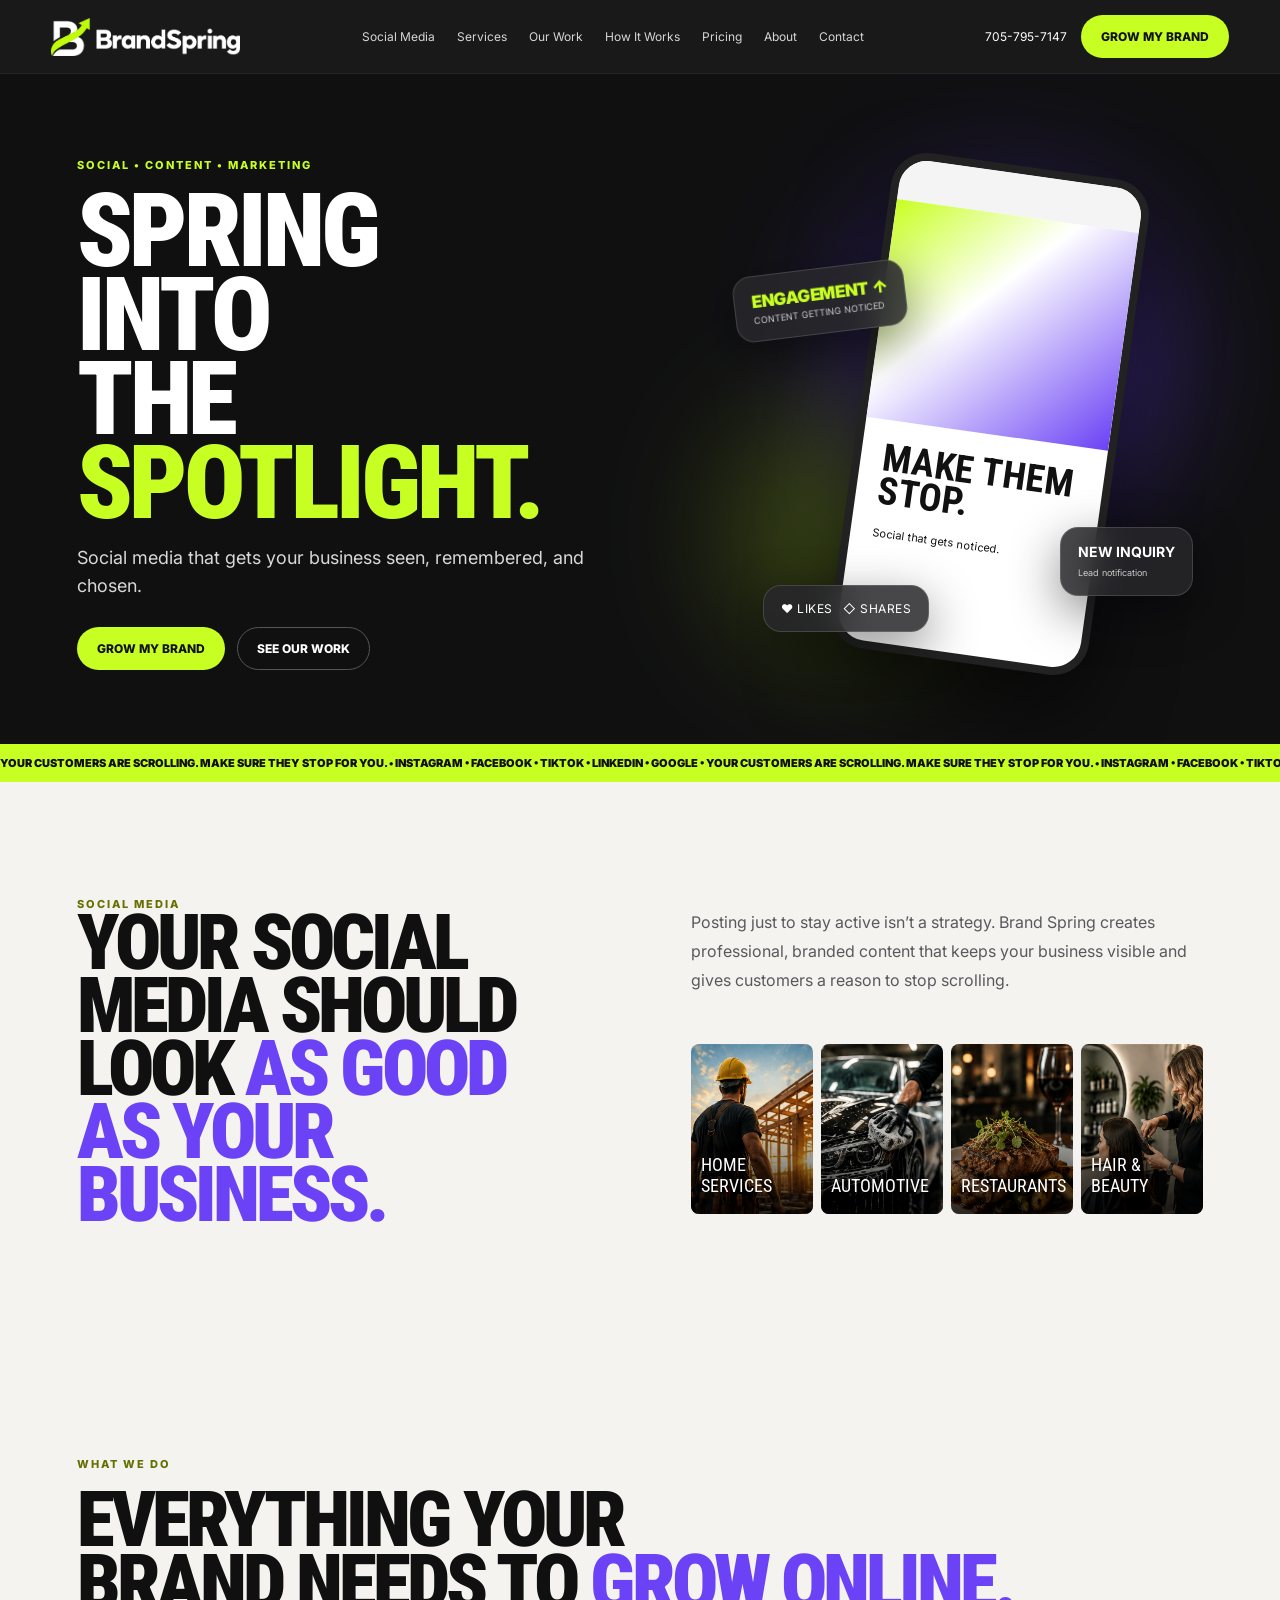
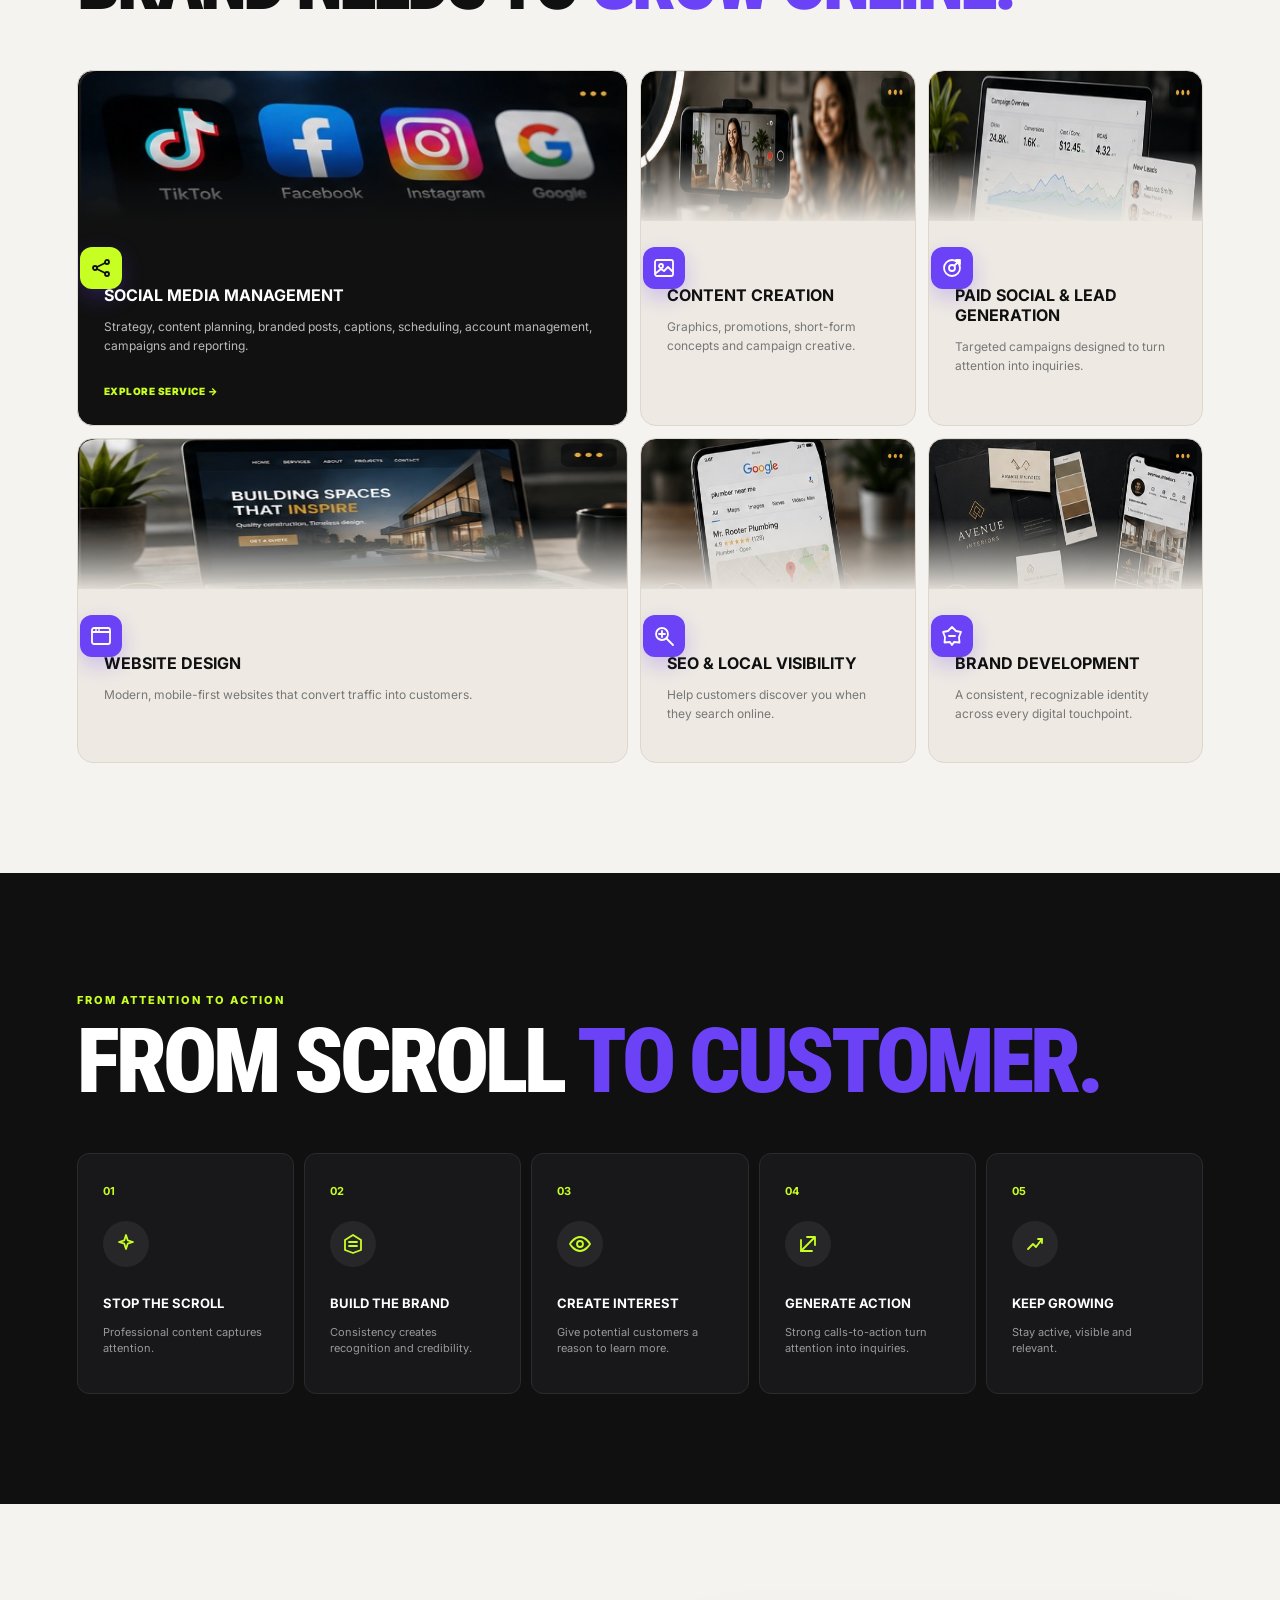
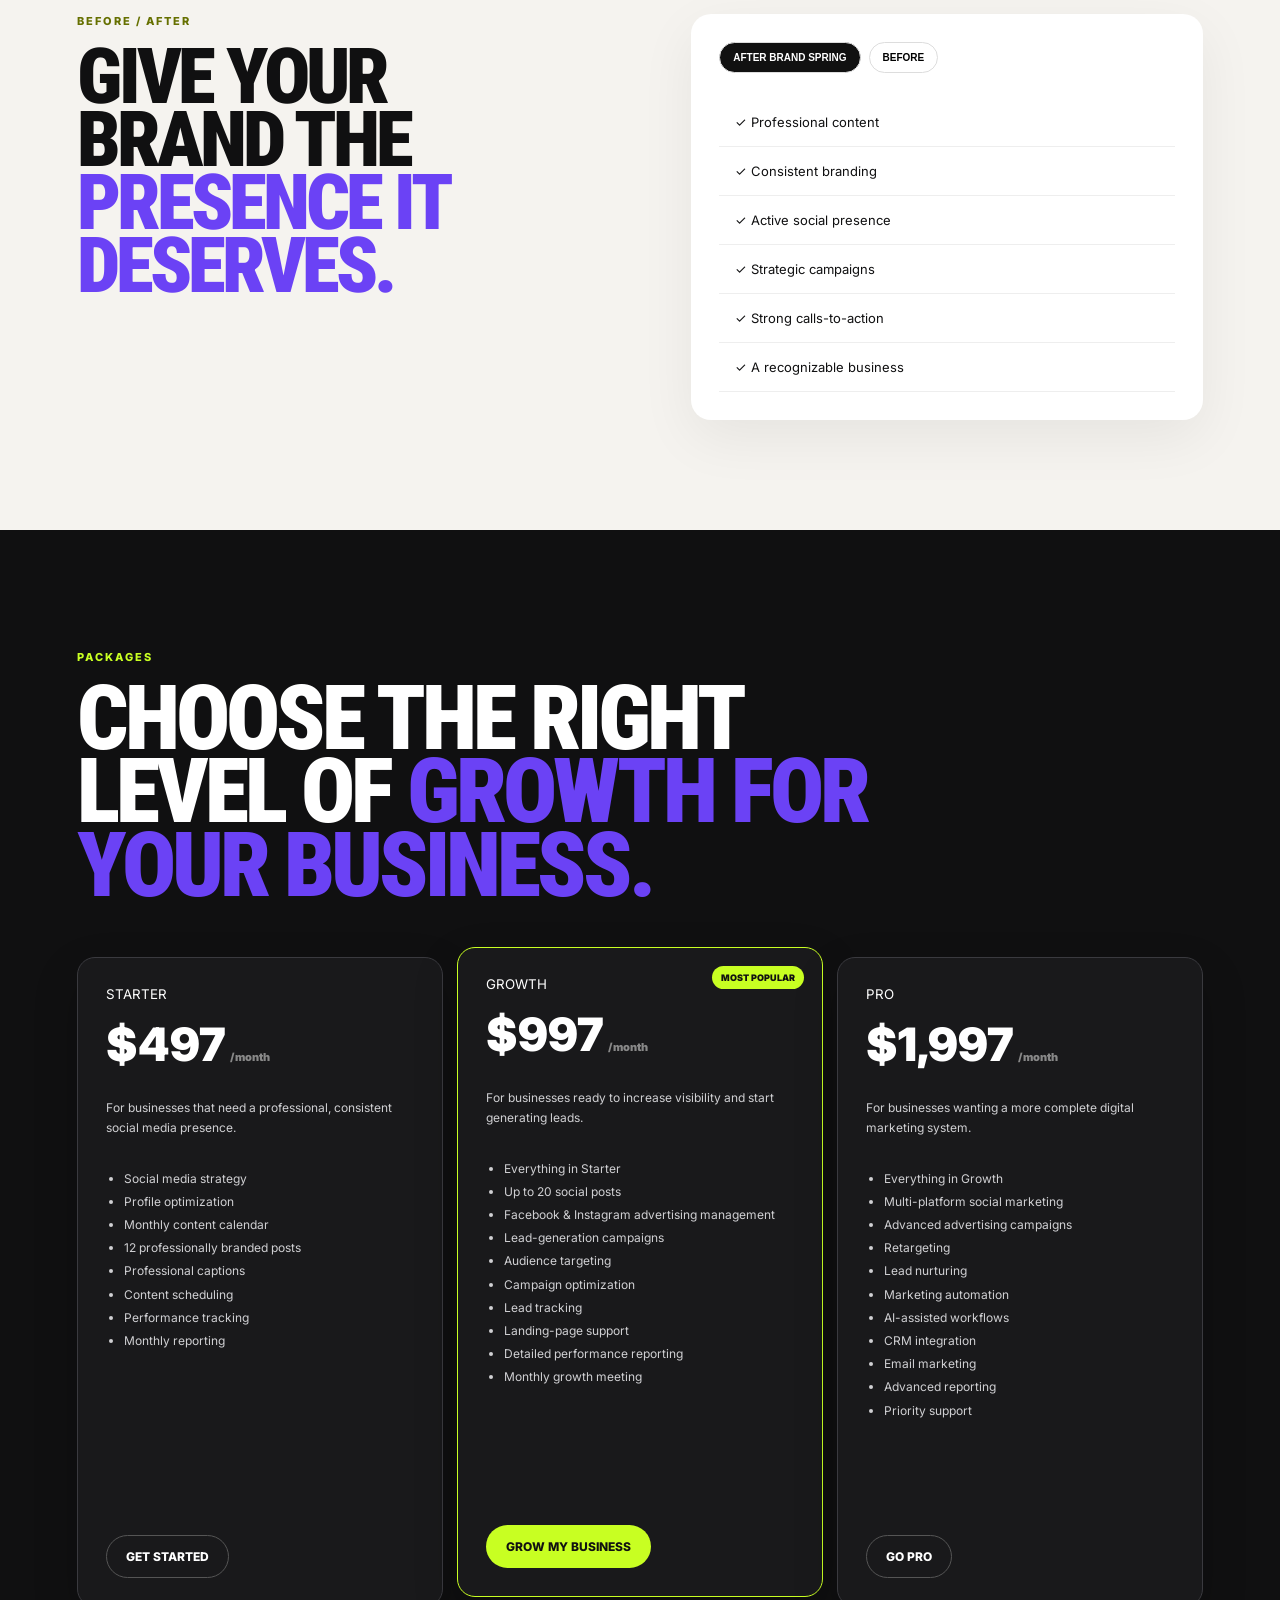
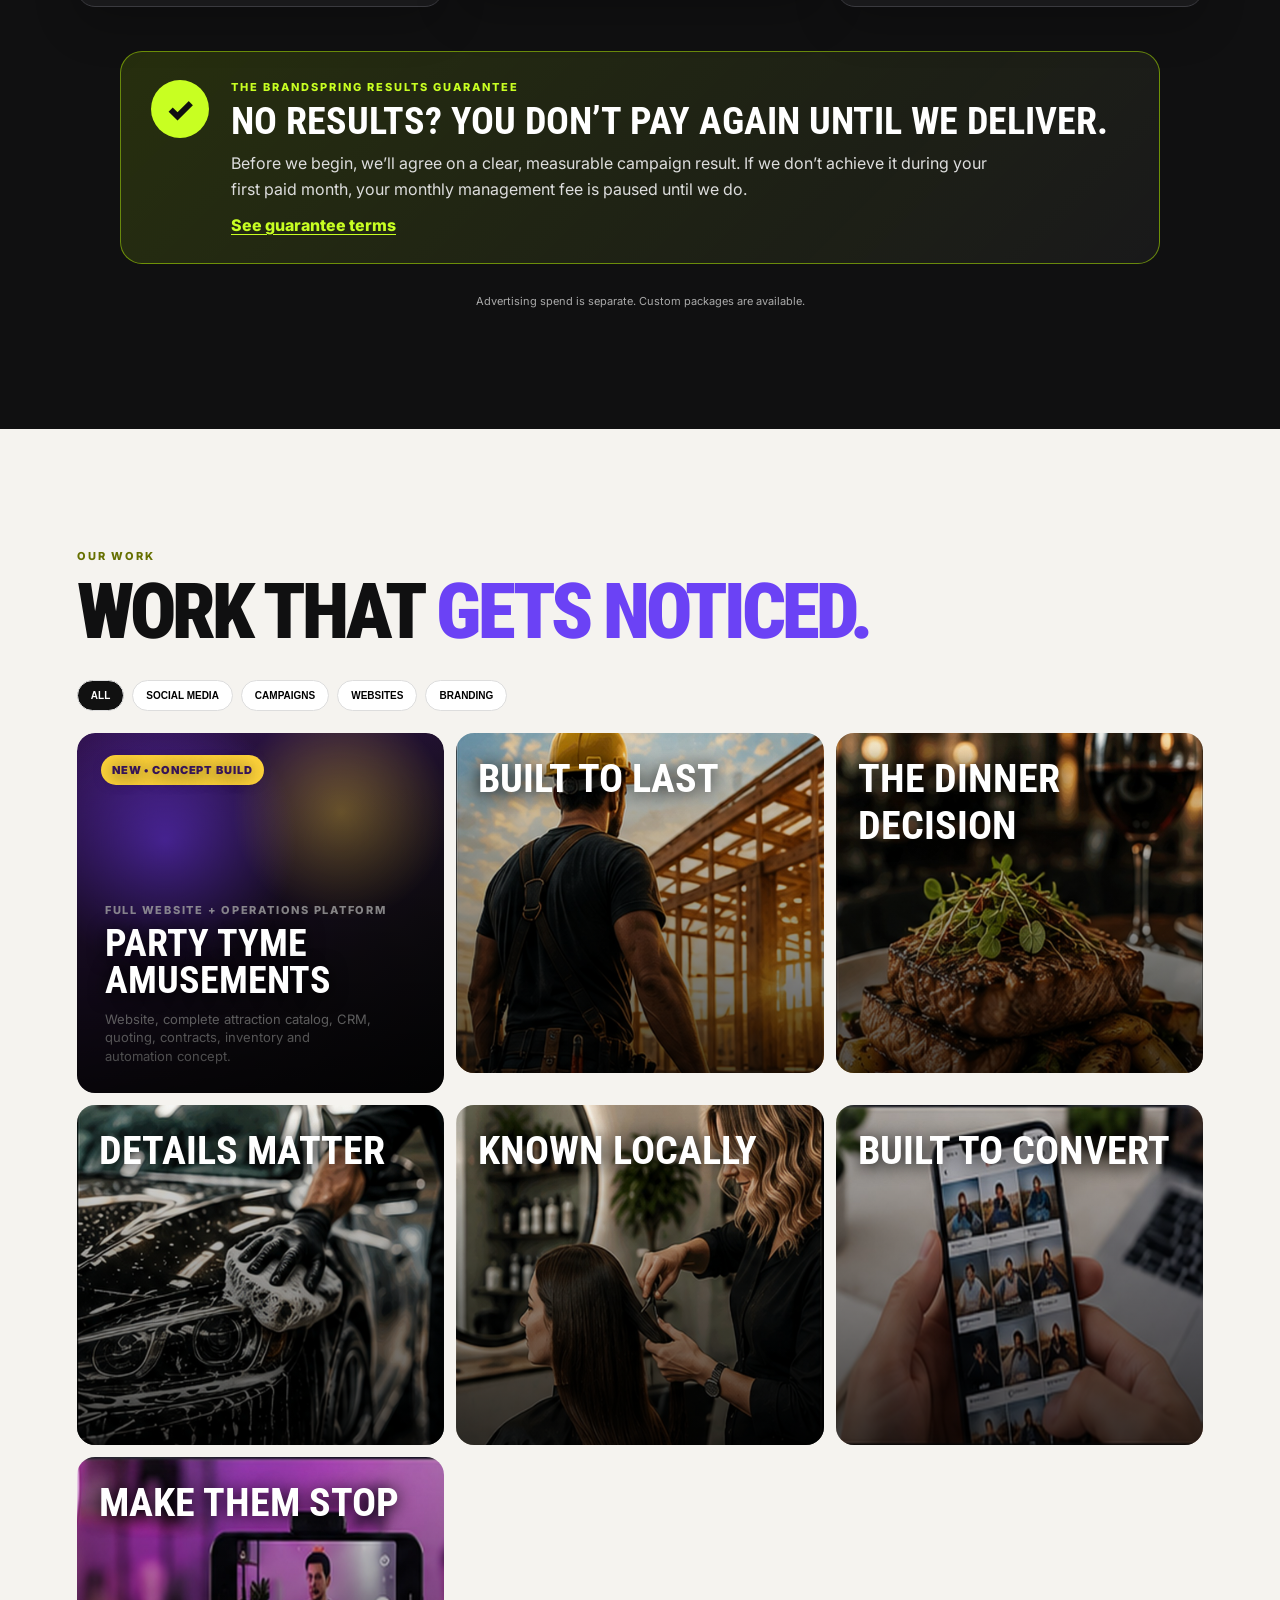
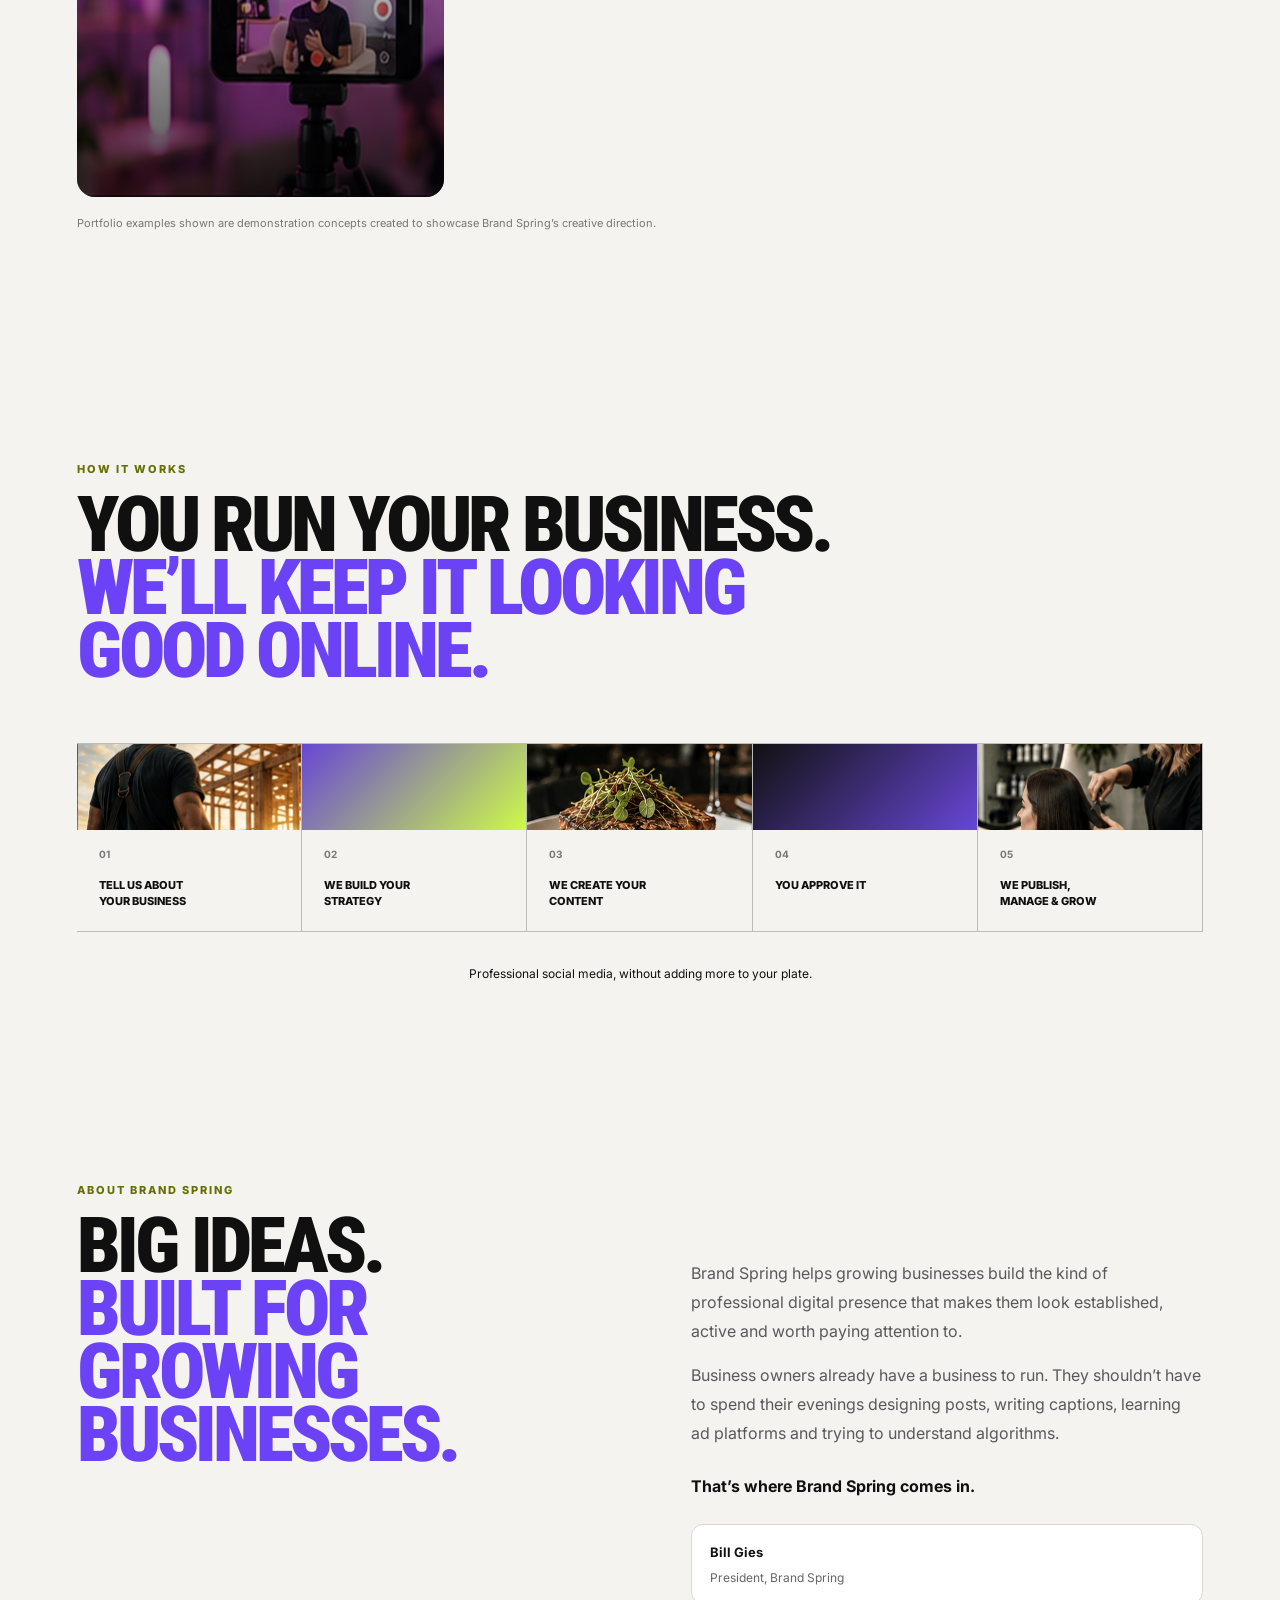
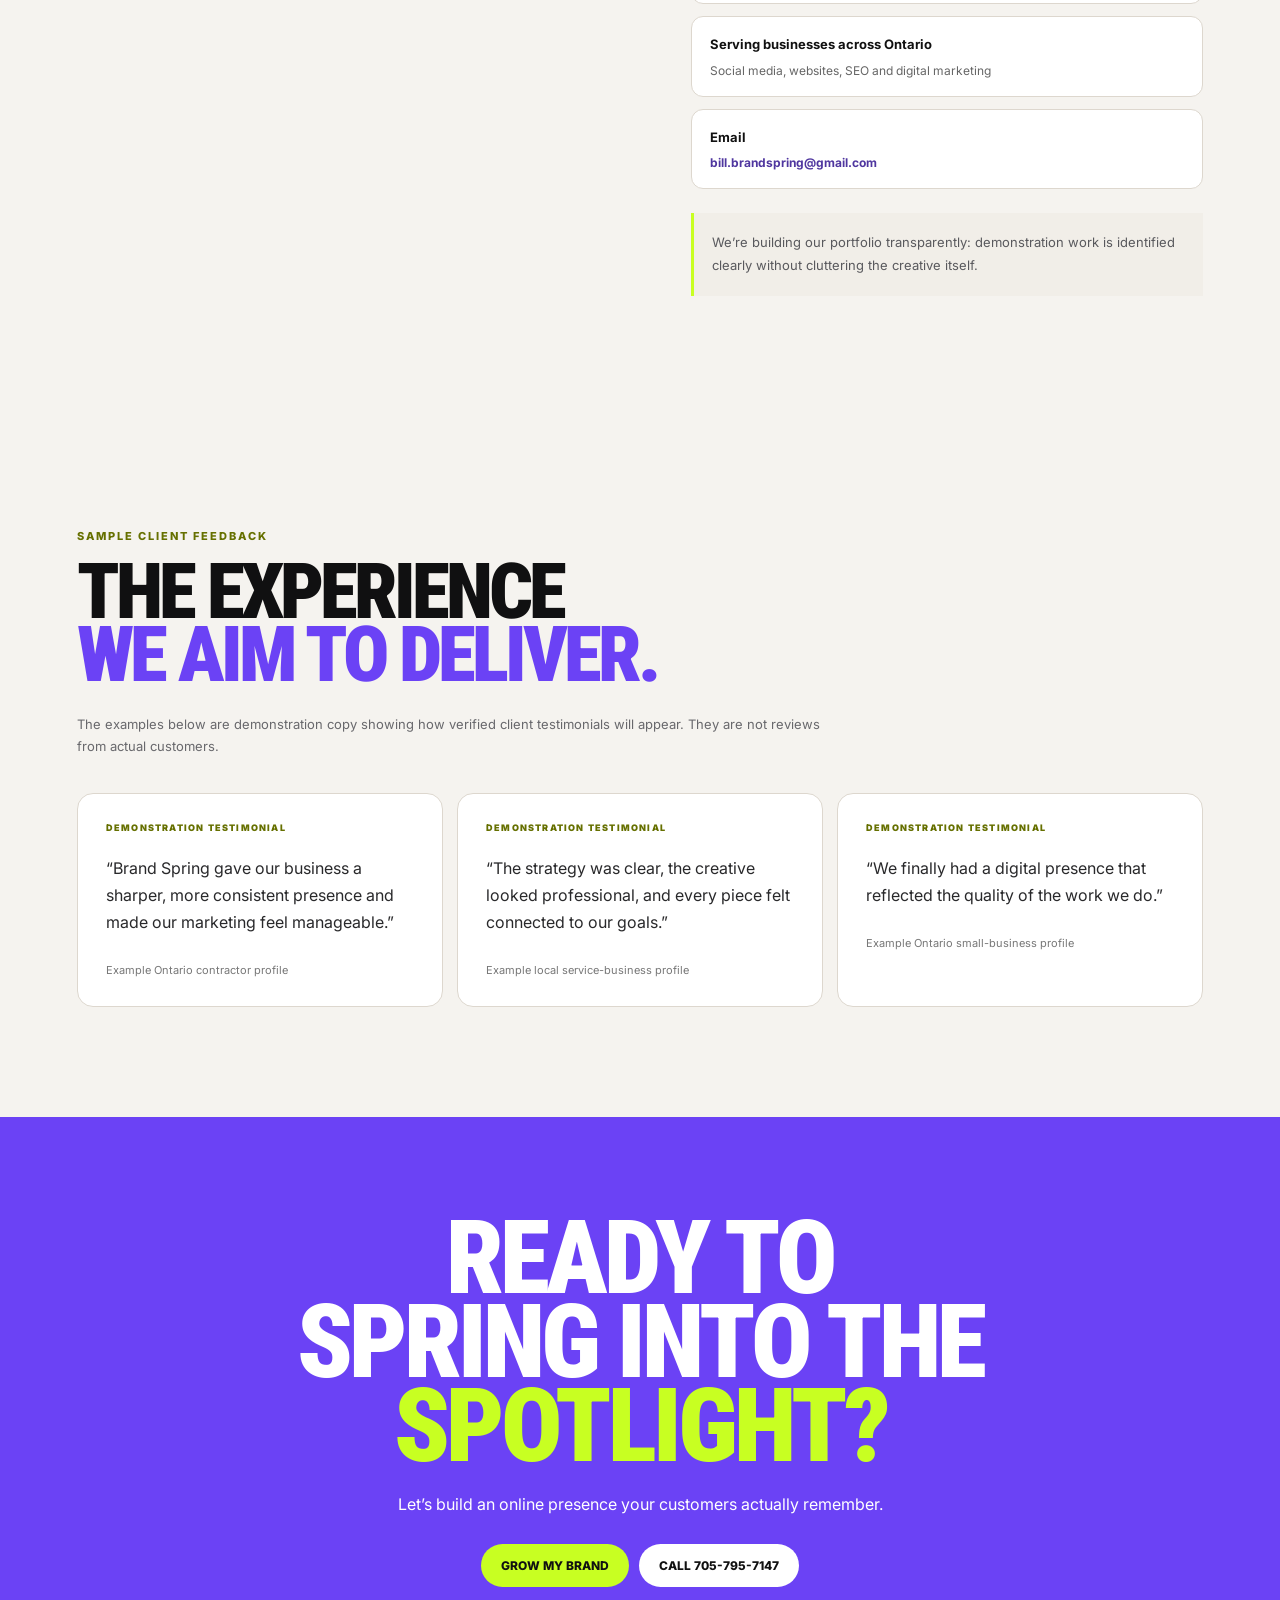
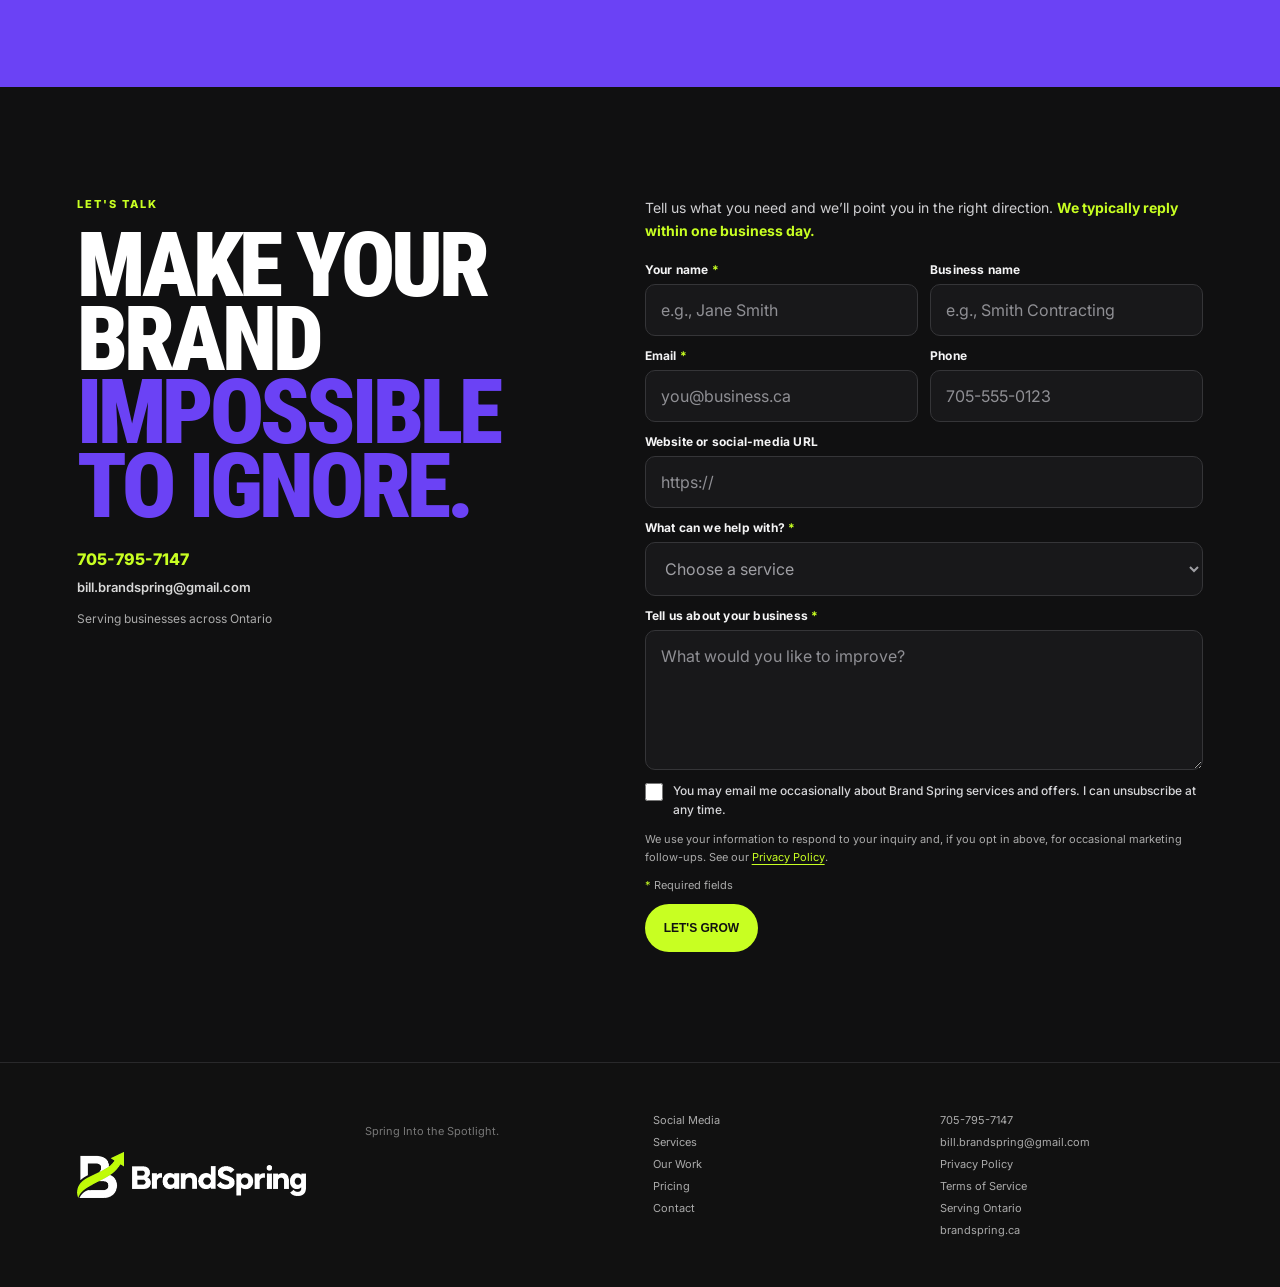
<file: index.html>
<!doctype html>
<html lang="en">
<head>
  <meta charset="utf-8" />
  <meta name="viewport" content="width=device-width,initial-scale=1" />
  <title>Brand Spring | Digital Marketing Agency Ontario</title>
  <meta name="description" content="Brand Spring helps Ontario businesses grow with professional social media management, content creation, paid advertising, websites, SEO and branding." />
  <meta name="robots" content="index,follow,max-image-preview:large" />
  <link rel="canonical" href="https://www.brandspring.ca/" />
  <meta name="theme-color" content="#101011" />
  <meta property="og:type" content="website" />
  <meta property="og:site_name" content="Brand Spring" />
  <meta property="og:locale" content="en_CA" />
  <meta property="og:title" content="Brand Spring — Spring Into the Spotlight" />
  <meta property="og:description" content="Social media that gets your business seen, remembered, and chosen." />
  <meta property="og:url" content="https://www.brandspring.ca/" />
  <meta property="og:image" content="https://www.brandspring.ca/images/brandspring-social-share.jpg" />
  <meta property="og:image:width" content="1200" />
  <meta property="og:image:height" content="630" />
  <meta property="og:image:alt" content="BrandSpring — Spring Into the Spotlight" />
  <meta name="twitter:card" content="summary_large_image" />
  <meta name="twitter:title" content="Brand Spring — Spring Into the Spotlight" />
  <meta name="twitter:description" content="Social media that gets your business seen, remembered, and chosen." />
  <meta name="twitter:image" content="https://www.brandspring.ca/images/brandspring-social-share.jpg" />
  <link rel="icon" href="favicon.svg" type="image/svg+xml" />
  <script type="application/ld+json">{
    "@context":"https://schema.org",
    "@type":"ProfessionalService",
    "@id":"https://www.brandspring.ca/#business",
    "name":"Brand Spring",
    "url":"https://www.brandspring.ca/",
    "logo":"https://www.brandspring.ca/images/brandspring-logo-dark.png",
    "telephone":"+1-705-795-7147",
    "email":"bill.brandspring@gmail.com",
    "description":"Social media management and digital marketing for growing Ontario businesses.",
    "areaServed":{"@type":"AdministrativeArea","name":"Ontario, Canada"},
    "founder":{"@type":"Person","name":"Bill Gies","jobTitle":"President"},
    "hasOfferCatalog":{"@type":"OfferCatalog","name":"Digital Marketing Services","itemListElement":[
      {"@type":"Offer","itemOffered":{"@type":"Service","name":"Social Media Management"}},
      {"@type":"Offer","itemOffered":{"@type":"Service","name":"Content Creation"}},
      {"@type":"Offer","itemOffered":{"@type":"Service","name":"Paid Social Advertising"}},
      {"@type":"Offer","itemOffered":{"@type":"Service","name":"Website Design"}},
      {"@type":"Offer","itemOffered":{"@type":"Service","name":"SEO and Local Visibility"}},
      {"@type":"Offer","itemOffered":{"@type":"Service","name":"Brand Development"}}
    ]}
  }</script>
  <link rel="preconnect" href="https://fonts.googleapis.com">
  <link rel="preconnect" href="https://fonts.gstatic.com" crossorigin>
  <link href="https://fonts.googleapis.com/css2?family=Inter:wght@400;500;600;700;800;900&family=Roboto+Condensed:wght@700;900&display=swap" rel="stylesheet">
  <link rel="stylesheet" href="styles.css?v=16" />
</head>
<body>
  <header class="site-header">
    <a class="brand logo-link" href="#top" aria-label="BrandSpring home"><img class="brand-logo header-logo" src="images/brandspring-logo-dark.png" alt="BrandSpring" width="189" height="38" style="display:block;width:189px;max-width:100%;height:38px;object-fit:contain"></a>
    <nav class="desktop-nav">
      <a href="#social">Social Media</a><a href="#services">Services</a><a href="#work">Our Work</a><a href="#process">How It Works</a><a href="#pricing">Pricing</a><a href="#about">About</a><a href="#contact">Contact</a>
    </nav>
    <div class="header-actions"><a class="phone" href="tel:17057957147">705-795-7147</a><a class="pill lime" href="#contact">GROW MY BRAND</a></div>
    <button class="menu-btn" aria-label="Open menu">☰</button>
  </header>

  <main id="top">
    <section class="hero dark-section">
      <div class="hero-copy reveal">
        <div class="eyebrow">SOCIAL • CONTENT • MARKETING</div>
        <h1>SPRING<br>INTO<br>THE <span>SPOTLIGHT.</span></h1>
        <p>Social media that gets your business seen, remembered, and chosen.</p>
        <div class="hero-buttons"><a class="pill lime" href="#contact">GROW MY BRAND</a><a class="pill outline" href="#work">SEE OUR WORK</a></div>
      </div>
      <div class="hero-art reveal delay-1">
        <div class="glow g1"></div><div class="glow g2"></div>
        <div class="phone-mock">
          <div class="phone-top"></div>
          <div class="post-gradient"></div>
          <div class="post-lines"><b>MAKE THEM<br>STOP.</b><span>Social that gets noticed.</span></div>
        </div>
        <div class="float-card card-a"><span>ENGAGEMENT ↑</span><small>CONTENT GETTING NOTICED</small></div>
        <div class="float-card card-b"><b>NEW INQUIRY</b><small>Lead notification</small></div>
        <div class="float-card card-c">♥ LIKES &nbsp; ◇ SHARES</div>
      </div>
    </section>

    <section class="ticker" aria-label="social platforms"><div class="ticker-track">YOUR CUSTOMERS ARE SCROLLING. MAKE SURE THEY STOP FOR YOU. • INSTAGRAM • FACEBOOK • TIKTOK • LINKEDIN • GOOGLE • YOUR CUSTOMERS ARE SCROLLING. MAKE SURE THEY STOP FOR YOU. • INSTAGRAM • FACEBOOK • TIKTOK • LINKEDIN • GOOGLE •</div></section>

    <section id="social" class="split white-section">
      <div class="section-title reveal"><span class="eyebrow dark">SOCIAL MEDIA</span><h2>YOUR SOCIAL<br>MEDIA SHOULD<br>LOOK <em>AS GOOD<br>AS YOUR<br>BUSINESS.</em></h2></div>
      <div class="section-copy reveal delay-1"><p>Posting just to stay active isn’t a strategy. Brand Spring creates professional, branded content that keeps your business visible and gives customers a reason to stop scrolling.</p>
        <div class="social-grid">
          <div class="social-tile photo built"><span>HOME SERVICES</span></div><div class="social-tile photo detail"><span>AUTOMOTIVE</span></div><div class="social-tile photo plated"><span>RESTAURANTS</span></div><div class="social-tile photo local"><span>HAIR &amp; BEAUTY</span></div>
        </div>
      </div>
    </section>

    <section id="services" class="services white-section">
      <div class="eyebrow dark">WHAT WE DO</div><h2 class="reveal">EVERYTHING YOUR<br>BRAND NEEDS TO <em>GROW ONLINE.</em></h2>
      <div class="service-grid">
        <article class="service-card featured reveal service-social"><i class="service-icon"><svg viewBox="0 0 24 24" aria-hidden="true"><circle cx="6" cy="12" r="2"/><circle cx="18" cy="6" r="2"/><circle cx="18" cy="18" r="2"/><path d="M8 11l8-4M8 13l8 4"/></svg></i><h3>SOCIAL MEDIA MANAGEMENT</h3><p>Strategy, content planning, branded posts, captions, scheduling, account management, campaigns and reporting.</p><a class="service-link" href="social-media-management.html">EXPLORE SERVICE →</a></article>
        <article class="service-card reveal service-content"><i class="service-icon"><svg viewBox="0 0 24 24" aria-hidden="true"><rect x="3" y="4" width="18" height="16" rx="2"/><circle cx="9" cy="10" r="2"/><path d="M4 17l5-4 3 2 4-4 4 4"/></svg></i><h3>CONTENT CREATION</h3><p>Graphics, promotions, short-form concepts and campaign creative.</p></article>
        <article class="service-card reveal service-leads"><i class="service-icon"><svg viewBox="0 0 24 24" aria-hidden="true"><circle cx="12" cy="12" r="8"/><circle cx="12" cy="12" r="3"/><path d="M15 9l5-5M16 4h4v4"/></svg></i><h3>PAID SOCIAL & LEAD GENERATION</h3><p>Targeted campaigns designed to turn attention into inquiries.</p></article>
        <article class="service-card reveal service-website"><i class="service-icon"><svg viewBox="0 0 24 24" aria-hidden="true"><rect x="3" y="4" width="18" height="16" rx="2"/><path d="M3 8h18M7 6h.01M10 6h.01"/></svg></i><h3>WEBSITE DESIGN</h3><p>Modern, mobile-first websites that convert traffic into customers.</p></article>
        <article class="service-card reveal service-seo"><i class="service-icon"><svg viewBox="0 0 24 24" aria-hidden="true"><circle cx="10" cy="10" r="6"/><path d="M14.5 14.5L21 21M10 7v6M7 10h6"/></svg></i><h3>SEO & LOCAL VISIBILITY</h3><p>Help customers discover you when they search online.</p></article>
        <article class="service-card reveal service-brand"><i class="service-icon"><svg viewBox="0 0 24 24" aria-hidden="true"><path d="M12 3l4 4 5 1-2 5 .5 5.5L14 18l-2 3-2-3-5.5.5L5 13 3 8l5-1 4-4z"/><path d="M9 12h6"/></svg></i><h3>BRAND DEVELOPMENT</h3><p>A consistent, recognizable identity across every digital touchpoint.</p></article>
      </div>
    </section>

    <section id="process" class="process dark-section">
      <div class="eyebrow">FROM ATTENTION TO ACTION</div><h2 class="reveal">FROM SCROLL <em>TO CUSTOMER.</em></h2>
      <div class="steps">
        <article><b>01</b><i class="step-icon"><svg viewBox="0 0 24 24"><path d="M12 3l1.7 5.3L19 10l-5.3 1.7L12 17l-1.7-5.3L5 10l5.3-1.7L12 3z"/></svg></i><h3>STOP THE SCROLL</h3><p>Professional content captures attention.</p></article>
        <article><b>02</b><i class="step-icon"><svg viewBox="0 0 24 24"><path d="M4 18V8l8-5 8 5v10l-8 3-8-3z"/><path d="M8 10h8M8 14h8"/></svg></i><h3>BUILD THE BRAND</h3><p>Consistency creates recognition and credibility.</p></article>
        <article><b>03</b><i class="step-icon"><svg viewBox="0 0 24 24"><circle cx="12" cy="12" r="3"/><path d="M2 12s4-7 10-7 10 7 10 7-4 7-10 7S2 12 2 12z"/></svg></i><h3>CREATE INTEREST</h3><p>Give potential customers a reason to learn more.</p></article>
        <article><b>04</b><i class="step-icon"><svg viewBox="0 0 24 24"><path d="M5 19L19 5M11 5h8v8"/><path d="M5 8v11h11"/></svg></i><h3>GENERATE ACTION</h3><p>Strong calls-to-action turn attention into inquiries.</p></article>
        <article><b>05</b><i class="step-icon"><svg viewBox="0 0 24 24"><path d="M5 17l5-5 3 3 6-8"/><path d="M15 7h4v4"/></svg></i><h3>KEEP GROWING</h3><p>Stay active, visible and relevant.</p></article>
      </div>
    </section>

    <section class="presence white-section">
      <div class="section-title reveal"><div class="eyebrow dark">BEFORE / AFTER</div><h2>GIVE YOUR<br>BRAND THE<br><em>PRESENCE IT<br>DESERVES.</em></h2></div>
      <div class="compare reveal delay-1">
        <div class="compare-switch"><button class="active" data-state="after">AFTER BRAND SPRING</button><button data-state="before">BEFORE</button></div>
        <ul id="compareList"><li>✓ Professional content</li><li>✓ Consistent branding</li><li>✓ Active social presence</li><li>✓ Strategic campaigns</li><li>✓ Strong calls-to-action</li><li>✓ A recognizable business</li></ul>
      </div>
    </section>

    <section id="pricing" class="pricing dark-section">
      <div class="eyebrow">PACKAGES</div><h2 class="reveal">CHOOSE THE RIGHT<br>LEVEL OF <em>GROWTH FOR<br>YOUR BUSINESS.</em></h2>
      <div class="price-grid">
        <article class="price-card"><small>STARTER</small><div class="price">$497<span>/month</span></div><p>For businesses that need a professional, consistent social media presence.</p><ul><li>Social media strategy</li><li>Profile optimization</li><li>Monthly content calendar</li><li>12 professionally branded posts</li><li>Professional captions</li><li>Content scheduling</li><li>Performance tracking</li><li>Monthly reporting</li></ul><a class="pill outline" href="#contact">GET STARTED</a></article>
        <article class="price-card popular"><div class="badge">MOST POPULAR</div><small>GROWTH</small><div class="price">$997<span>/month</span></div><p>For businesses ready to increase visibility and start generating leads.</p><ul><li>Everything in Starter</li><li>Up to 20 social posts</li><li>Facebook &amp; Instagram advertising management</li><li>Lead-generation campaigns</li><li>Audience targeting</li><li>Campaign optimization</li><li>Lead tracking</li><li>Landing-page support</li><li>Detailed performance reporting</li><li>Monthly growth meeting</li></ul><a class="pill lime" href="#contact">GROW MY BUSINESS</a></article>
        <article class="price-card"><small>PRO</small><div class="price">$1,997<span>/month</span></div><p>For businesses wanting a more complete digital marketing system.</p><ul><li>Everything in Growth</li><li>Multi-platform social marketing</li><li>Advanced advertising campaigns</li><li>Retargeting</li><li>Lead nurturing</li><li>Marketing automation</li><li>AI-assisted workflows</li><li>CRM integration</li><li>Email marketing</li><li>Advanced reporting</li><li>Priority support</li></ul><a class="pill outline" href="#contact">GO PRO</a></article>
      </div>
      <aside class="results-guarantee reveal" aria-labelledby="guarantee-title">
        <div class="guarantee-mark" aria-hidden="true">✓</div>
        <div>
          <div class="eyebrow">THE BRANDSPRING RESULTS GUARANTEE</div>
          <h3 id="guarantee-title">NO RESULTS? YOU DON’T PAY AGAIN UNTIL WE DELIVER.</h3>
          <p>Before we begin, we’ll agree on a clear, measurable campaign result. If we don’t achieve it during your first paid month, your monthly management fee is paused until we do.</p>
          <a href="terms.html#results-guarantee">See guarantee terms</a>
        </div>
      </aside>
      <p class="fineprint">Advertising spend is separate. Custom packages are available.</p>
    </section>

    <section id="work" class="work white-section">
      <div class="eyebrow dark">OUR WORK</div><h2 class="reveal">WORK THAT <em>GETS NOTICED.</em></h2>
      <div class="filter"><button class="active">ALL</button><button>SOCIAL MEDIA</button><button>CAMPAIGNS</button><button>WEBSITES</button><button>BRANDING</button></div>
      <div class="work-grid">
        <article class="project project-1" data-category="SOCIAL MEDIA"><h3>BUILT TO LAST</h3></article>
        <article class="project project-2" data-category="CAMPAIGNS"><h3>THE DINNER DECISION</h3></article>
        <article class="project project-3" data-category="SOCIAL MEDIA"><h3>DETAILS MATTER</h3></article>
        <article class="project project-4" data-category="BRANDING"><h3>KNOWN LOCALLY</h3></article>
        <article class="project project-5" data-category="WEBSITES"><h3>BUILT TO CONVERT</h3></article>
        <article class="project project-6" data-category="CAMPAIGNS"><h3>MAKE THEM STOP</h3></article>
      </div>
      <p class="work-note">Portfolio examples shown are demonstration concepts created to showcase Brand Spring’s creative direction.</p>
    </section>

    <section class="how white-section">
      <div class="eyebrow dark">HOW IT WORKS</div><h2 class="reveal">YOU RUN YOUR BUSINESS.<br><em>WE’LL KEEP IT LOOKING<br>GOOD ONLINE.</em></h2>
      <div class="how-row"><div><b>01</b><span>TELL US ABOUT<br>YOUR BUSINESS</span></div><div><b>02</b><span>WE BUILD YOUR<br>STRATEGY</span></div><div><b>03</b><span>WE CREATE YOUR<br>CONTENT</span></div><div><b>04</b><span>YOU APPROVE IT</span></div><div><b>05</b><span>WE PUBLISH,<br>MANAGE & GROW</span></div></div>
      <p class="how-note">Professional social media, without adding more to your plate.</p>
    </section>

    <section id="about" class="about white-section">
      <div class="section-title reveal"><div class="eyebrow dark">ABOUT BRAND SPRING</div><h2>BIG IDEAS.<br><em>BUILT FOR<br>GROWING<br>BUSINESSES.</em></h2></div>
      <div class="about-copy reveal delay-1"><p>Brand Spring helps growing businesses build the kind of professional digital presence that makes them look established, active and worth paying attention to.</p><p>Business owners already have a business to run. They shouldn’t have to spend their evenings designing posts, writing captions, learning ad platforms and trying to understand algorithms.</p><strong>That’s where Brand Spring comes in.</strong><div class="business-details" aria-label="Brand Spring business details"><p><b>Bill Gies</b><span>President, Brand Spring</span></p><p><b>Serving businesses across Ontario</b><span>Social media, websites, SEO and digital marketing</span></p><p><b>Email</b><a href="mailto:bill.brandspring@gmail.com">bill.brandspring@gmail.com</a></p></div><p class="trust-note">We’re building our portfolio transparently: demonstration work is identified clearly without cluttering the creative itself.</p></div>
    </section>

    <section class="testimonials white-section" aria-labelledby="testimonialHeading">
      <div class="eyebrow dark">SAMPLE CLIENT FEEDBACK</div>
      <h2 id="testimonialHeading">THE EXPERIENCE<br><em>WE AIM TO DELIVER.</em></h2>
      <p class="testimonial-disclosure">The examples below are demonstration copy showing how verified client testimonials will appear. They are not reviews from actual customers.</p>
      <div class="testimonial-grid">
        <blockquote><span>DEMONSTRATION TESTIMONIAL</span><p>“Brand Spring gave our business a sharper, more consistent presence and made our marketing feel manageable.”</p><cite>Example Ontario contractor profile</cite></blockquote>
        <blockquote><span>DEMONSTRATION TESTIMONIAL</span><p>“The strategy was clear, the creative looked professional, and every piece felt connected to our goals.”</p><cite>Example local service-business profile</cite></blockquote>
        <blockquote><span>DEMONSTRATION TESTIMONIAL</span><p>“We finally had a digital presence that reflected the quality of the work we do.”</p><cite>Example Ontario small-business profile</cite></blockquote>
      </div>
    </section>

    <section class="cta-band">
      <h2>READY TO<br>SPRING INTO THE<br><span>SPOTLIGHT?</span></h2>
      <p>Let’s build an online presence your customers actually remember.</p>
      <div><a class="pill lime" href="#contact">GROW MY BRAND</a><a class="pill light" href="tel:17057957147">CALL 705-795-7147</a></div>
    </section>

    <section id="contact" class="contact dark-section">
      <div class="contact-copy"><div class="eyebrow">LET'S TALK</div><h2>MAKE YOUR<br>BRAND <em>IMPOSSIBLE<br>TO IGNORE.</em></h2><a href="tel:17057957147">705-795-7147</a><a class="contact-email" href="mailto:bill.brandspring@gmail.com">bill.brandspring@gmail.com</a><p class="service-area">Serving businesses across Ontario</p></div>
      <form action="contact.php" method="post" class="contact-form" aria-describedby="contactHelp">
        <p class="form-intro" id="contactHelp">Tell us what you need and we’ll point you in the right direction. <strong>We typically reply within one business day.</strong></p>
        <div class="two">
          <div class="field-group"><label for="contactName">Your name <span aria-hidden="true">*</span></label><input id="contactName" name="name" autocomplete="name" placeholder="e.g., Jane Smith" required></div>
          <div class="field-group"><label for="contactBusiness">Business name</label><input id="contactBusiness" name="business" autocomplete="organization" placeholder="e.g., Smith Contracting"></div>
        </div>
        <div class="two">
          <div class="field-group"><label for="contactEmail">Email <span aria-hidden="true">*</span></label><input id="contactEmail" type="email" name="email" autocomplete="email" inputmode="email" placeholder="you@business.ca" required></div>
          <div class="field-group"><label for="contactPhone">Phone</label><input id="contactPhone" type="tel" name="phone" autocomplete="tel" inputmode="tel" placeholder="705-555-0123"></div>
        </div>
        <div class="field-group"><label for="contactWebsite">Website or social-media URL</label><input id="contactWebsite" type="url" name="website" autocomplete="url" inputmode="url" placeholder="https://"></div>
        <div class="field-group"><label for="contactService">What can we help with? <span aria-hidden="true">*</span></label><select id="contactService" name="service" required><option value="" selected disabled>Choose a service</option><option>Social Media Management</option><option>Content Creation</option><option>Paid Social Advertising</option><option>Website Design</option><option>SEO</option><option>Branding</option><option>Full Digital Marketing</option><option>Not Sure Yet</option></select></div>
        <div class="field-group"><label for="contactMessage">Tell us about your business <span aria-hidden="true">*</span></label><textarea id="contactMessage" name="message" rows="5" placeholder="What would you like to improve?" required maxlength="5000"></textarea></div>
        <div class="hp-wrap" aria-hidden="true"><label for="companyWebsiteConfirm">Leave this field empty</label><input id="companyWebsiteConfirm" class="hp-field" type="text" name="company_website_confirm" tabindex="-1" autocomplete="off"></div>
        <label class="consent-check"><input type="checkbox" name="marketing_consent" value="yes"><span>You may email me occasionally about Brand Spring services and offers. I can unsubscribe at any time.</span></label>
        <p class="privacy-note">We use your information to respond to your inquiry and, if you opt in above, for occasional marketing follow-ups. See our <a href="privacy.html">Privacy Policy</a>.</p>
        <p class="required-note"><span aria-hidden="true">*</span> Required fields</p>
        <button class="pill lime" type="submit">LET'S GROW</button>
      </form>
    </section>
  </main>

  <footer><a class="brand logo-link" href="#top" aria-label="BrandSpring home"><img class="brand-logo footer-logo" src="images/brandspring-logo-dark.png" alt="BrandSpring" width="229" height="46" style="display:block;width:229px;max-width:100%;height:46px;object-fit:contain" loading="lazy"></a><p>Spring Into the Spotlight.</p><div><a href="#social">Social Media</a><a href="#services">Services</a><a href="#work">Our Work</a><a href="#pricing">Pricing</a><a href="#contact">Contact</a></div><div><a href="tel:17057957147">705-795-7147</a><a href="mailto:bill.brandspring@gmail.com">bill.brandspring@gmail.com</a><a href="privacy.html">Privacy Policy</a><a href="terms.html">Terms of Service</a><span>Serving Ontario</span><span>brandspring.ca</span></div></footer>
  <script src="script.js?v=7"></script>
</body>
</html>
</file>
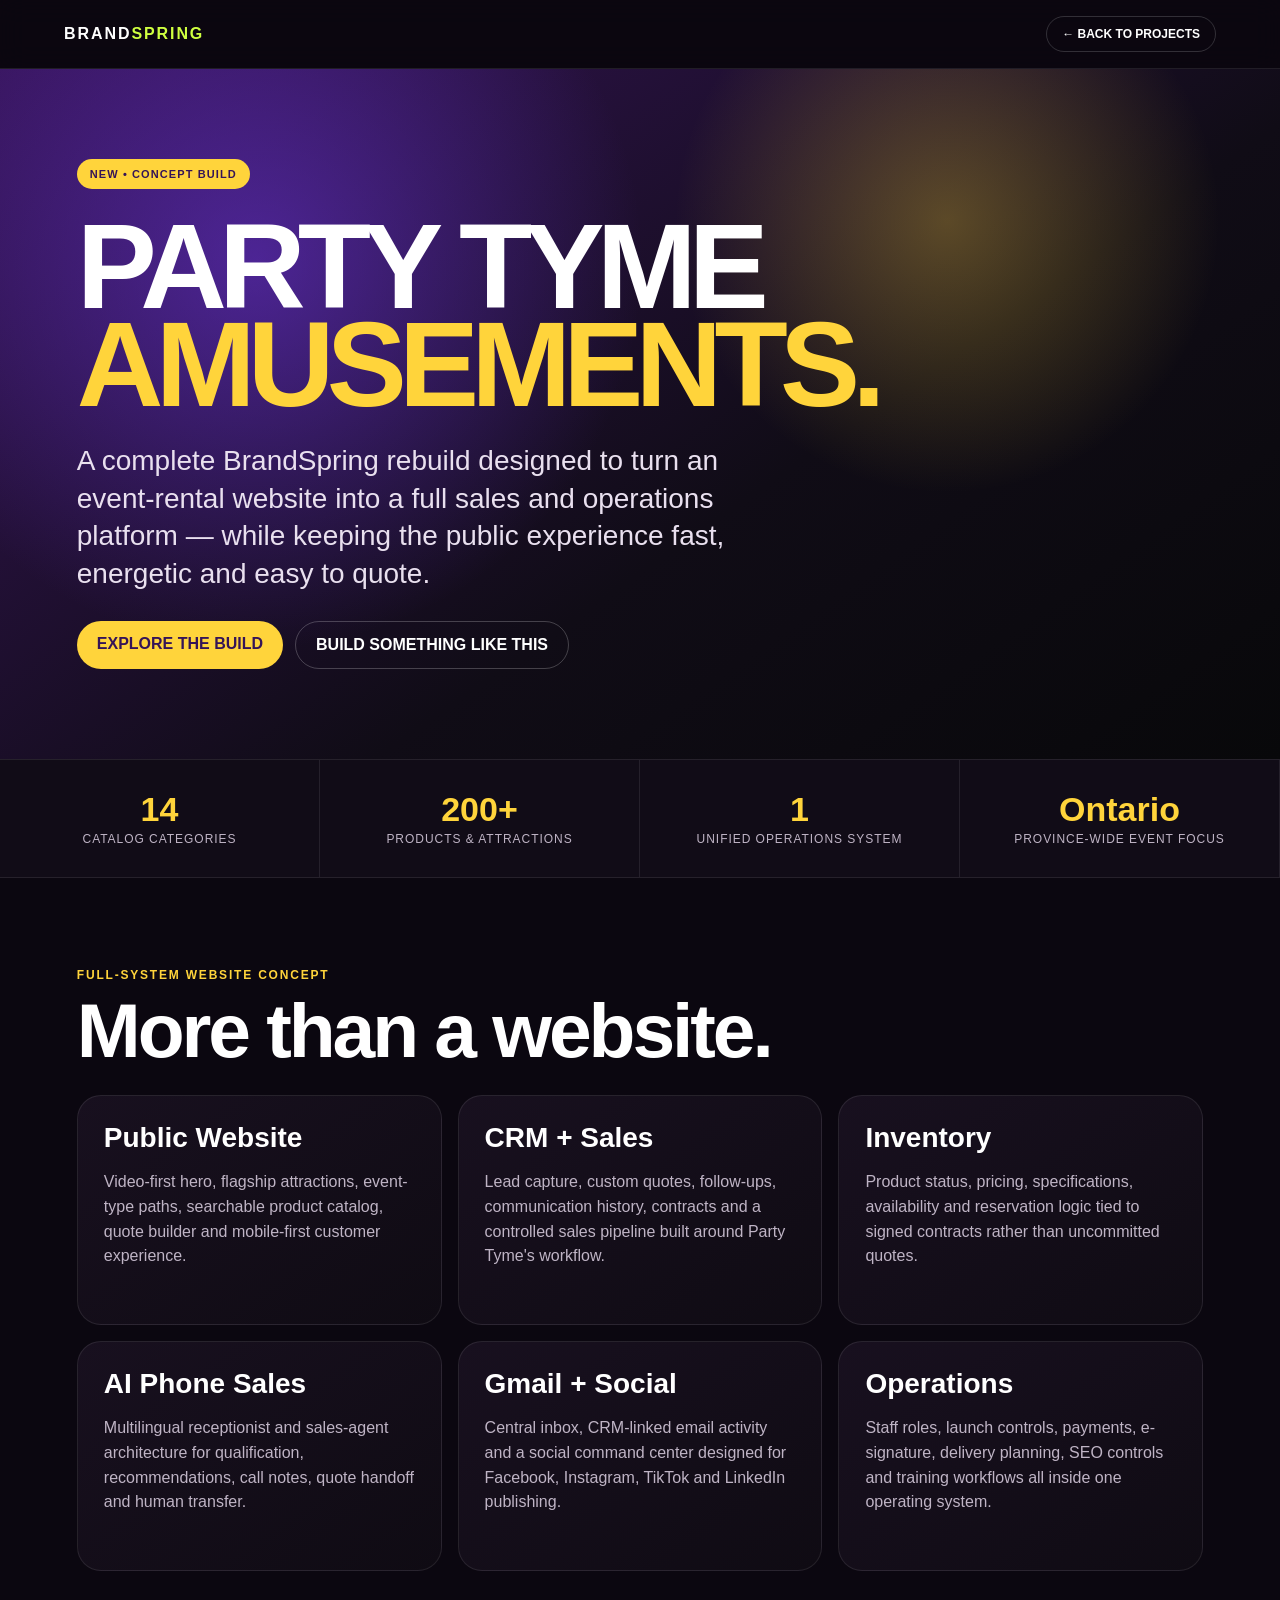
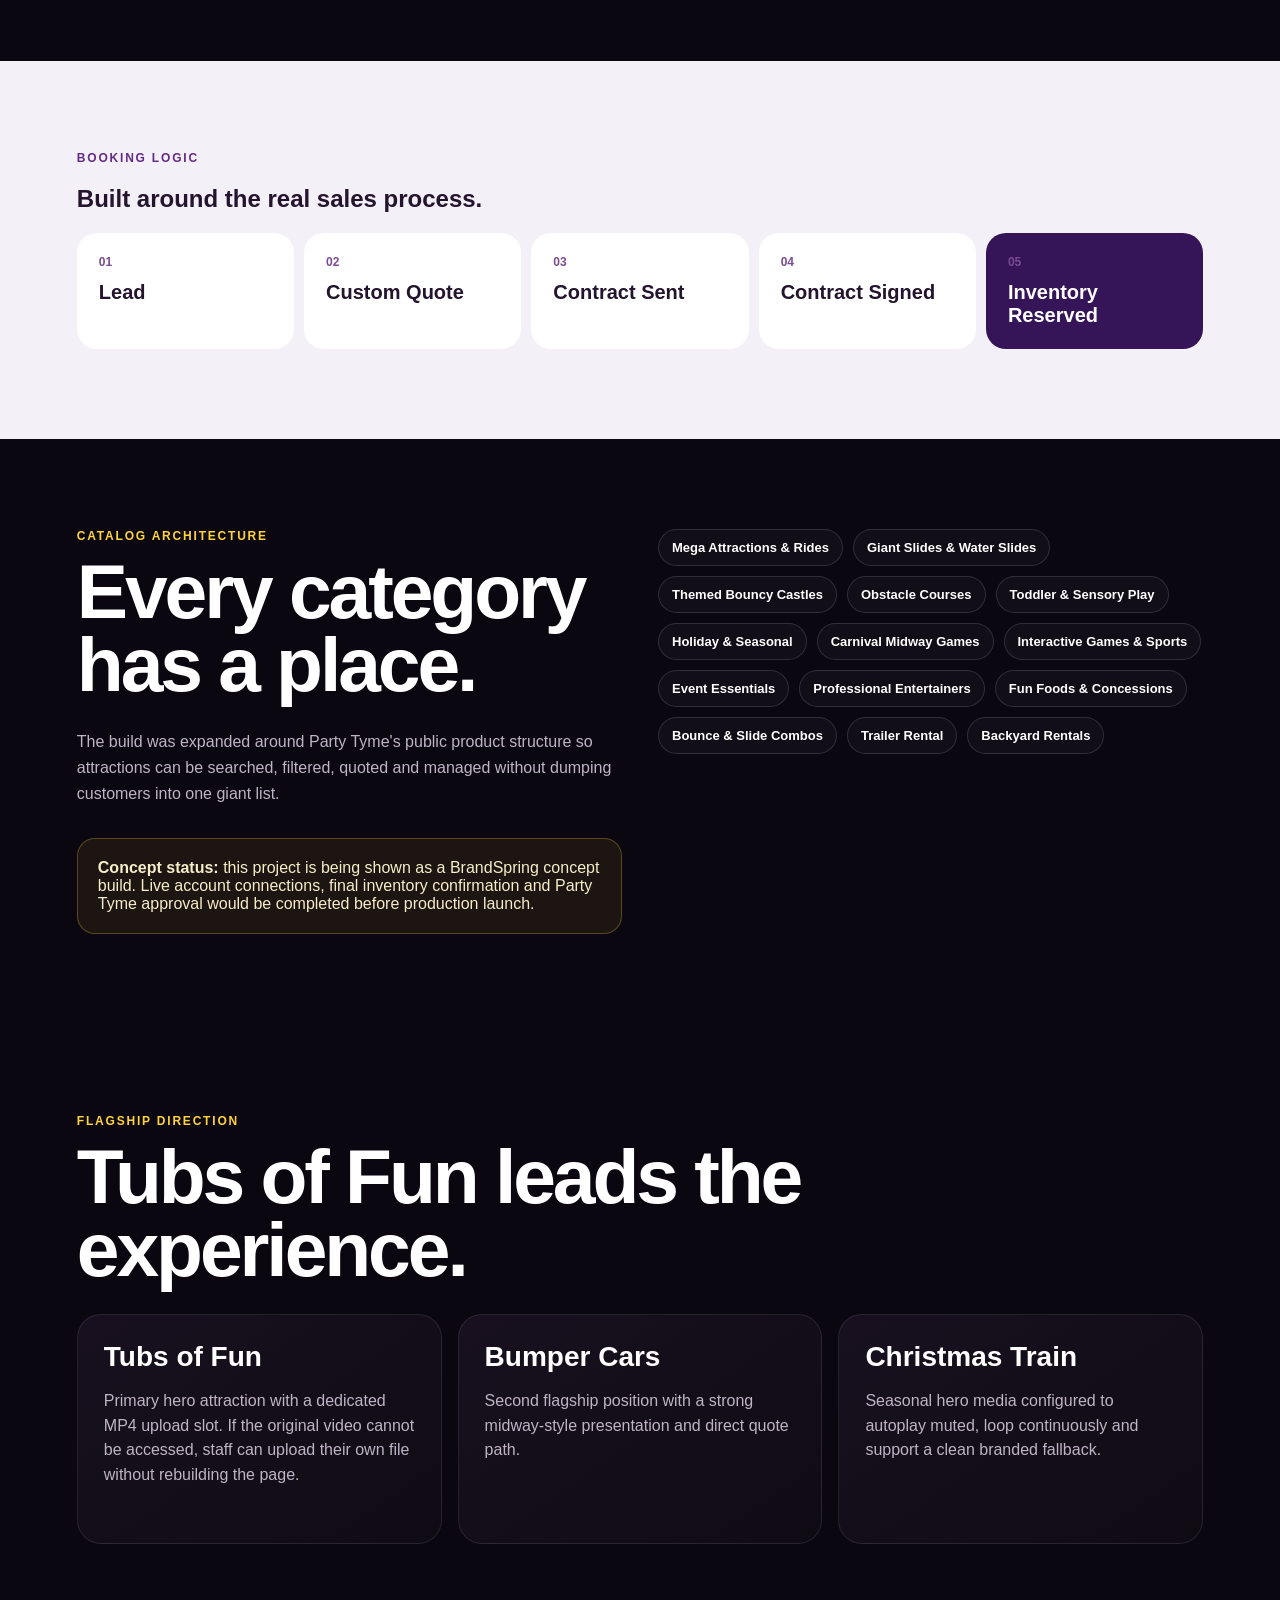
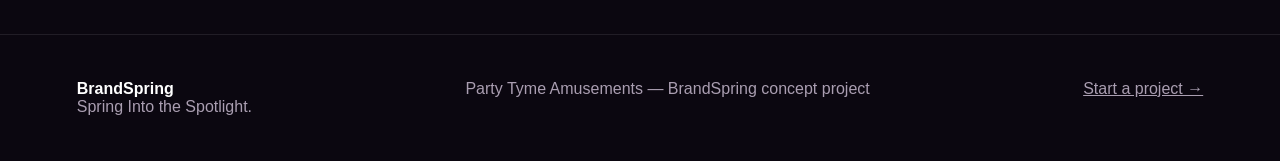
<file: projects/party-tyme/index.html>
<!doctype html>
<html lang="en">
<head>
<meta charset="utf-8">
<meta name="viewport" content="width=device-width,initial-scale=1">
<title>Party Tyme Amusements — BrandSpring Project</title>
<meta name="description" content="BrandSpring concept build for Party Tyme Amusements: a complete event-rental website and operations platform.">
<style>
*{box-sizing:border-box}html{scroll-behavior:smooth}body{margin:0;background:#0b0710;color:#fff;font-family:Inter,Arial,sans-serif}a{color:inherit}.top{position:sticky;top:0;z-index:9;display:flex;align-items:center;justify-content:space-between;padding:16px 5vw;background:#0b0710e8;backdrop-filter:blur(14px);border-bottom:1px solid #ffffff18}.brand{font-weight:900;letter-spacing:.12em}.brand span{color:#cfff40}.back{text-decoration:none;border:1px solid #ffffff2a;border-radius:999px;padding:10px 15px;font-weight:800;font-size:12px}.hero{min-height:76vh;display:grid;place-items:center;padding:90px 6vw;background:radial-gradient(circle at 74% 22%,#ffd43b4d,transparent 25%),radial-gradient(circle at 20% 28%,#7b3dff73,transparent 34%),linear-gradient(145deg,#351457,#100c16 60%,#08080a)}.hero-inner{max-width:1180px;width:100%}.tag{display:inline-block;background:#ffd43b;color:#351457;border-radius:999px;padding:9px 13px;font-weight:900;font-size:11px;letter-spacing:.1em}.hero h1{font-size:clamp(52px,10vw,120px);line-height:.82;margin:28px 0 22px;letter-spacing:-.065em}.hero h1 em{font-style:normal;color:#ffd43b}.hero p{max-width:720px;font-size:clamp(18px,2.2vw,28px);line-height:1.35;color:#e9e0ef}.actions{display:flex;flex-wrap:wrap;gap:12px;margin-top:28px}.btn{display:inline-block;text-decoration:none;border-radius:999px;padding:14px 20px;font-weight:900}.btn.primary{background:#ffd43b;color:#351457}.btn.ghost{border:1px solid #ffffff38}.stats{display:grid;grid-template-columns:repeat(4,1fr);border-top:1px solid #ffffff16;border-bottom:1px solid #ffffff16;background:#110c17}.stats div{padding:30px;text-align:center;border-right:1px solid #ffffff16}.stats strong{display:block;font-size:34px;color:#ffd43b}.stats span{font-size:12px;letter-spacing:.08em;text-transform:uppercase;color:#bfb4c5}.section{padding:90px 6vw;max-width:1280px;margin:auto}.eyebrow{font-size:12px;letter-spacing:.15em;font-weight:900;color:#ffd43b}.section h2{font-size:clamp(38px,6vw,78px);line-height:.95;margin:12px 0 28px;letter-spacing:-.04em}.grid{display:grid;grid-template-columns:repeat(3,1fr);gap:16px}.card{min-height:230px;padding:26px;border:1px solid #ffffff17;border-radius:24px;background:linear-gradient(145deg,#18101f,#0f0b13)}.card b{font-size:28px}.card p{color:#bfb4c5;line-height:1.55}.workflow{background:#f4f0f7;color:#24142e;max-width:none}.workflow-inner{max-width:1280px;margin:auto;padding:90px 6vw}.workflow .eyebrow{color:#642b86}.flow{display:grid;grid-template-columns:repeat(5,1fr);gap:10px}.step{padding:22px;border-radius:20px;background:#fff}.step strong{display:block;font-size:12px;color:#7a4c91;margin-bottom:12px}.step b{font-size:20px}.step:last-child{background:#351457;color:#fff}.catalog{display:grid;grid-template-columns:1fr 1fr;gap:36px;align-items:start}.categories{display:flex;flex-wrap:wrap;gap:10px}.categories span{padding:10px 13px;border:1px solid #ffffff21;border-radius:999px;background:#ffffff08;font-weight:700;font-size:13px}.note{margin-top:30px;padding:20px;border:1px solid #ffd43b45;background:#ffd43b12;border-radius:18px;color:#f7edc8}.footer{padding:45px 6vw;border-top:1px solid #ffffff17;display:flex;justify-content:space-between;gap:20px;flex-wrap:wrap;color:#aa9eb1}.footer b{color:#fff}@media(max-width:900px){.stats{grid-template-columns:1fr 1fr}.grid,.flow,.catalog{grid-template-columns:1fr}.flow{gap:12px}.hero h1{font-size:clamp(52px,15vw,90px)}}
</style>
</head>
<body>
<header class="top"><div class="brand">BRAND<span>SPRING</span></div><a class="back" href="../../#work">← BACK TO PROJECTS</a></header>
<section class="hero"><div class="hero-inner"><span class="tag">NEW • CONCEPT BUILD</span><h1>PARTY TYME<br><em>AMUSEMENTS.</em></h1><p>A complete BrandSpring rebuild designed to turn an event-rental website into a full sales and operations platform — while keeping the public experience fast, energetic and easy to quote.</p><div class="actions"><a class="btn primary" href="#platform">EXPLORE THE BUILD</a><a class="btn ghost" href="../../#contact">BUILD SOMETHING LIKE THIS</a></div></div></section>
<section class="stats"><div><strong>14</strong><span>Catalog Categories</span></div><div><strong>200+</strong><span>Products & Attractions</span></div><div><strong>1</strong><span>Unified Operations System</span></div><div><strong>Ontario</strong><span>Province-Wide Event Focus</span></div></section>
<section class="section" id="platform"><div class="eyebrow">FULL-SYSTEM WEBSITE CONCEPT</div><h2>More than a website.</h2><div class="grid"><article class="card"><b>Public Website</b><p>Video-first hero, flagship attractions, event-type paths, searchable product catalog, quote builder and mobile-first customer experience.</p></article><article class="card"><b>CRM + Sales</b><p>Lead capture, custom quotes, follow-ups, communication history, contracts and a controlled sales pipeline built around Party Tyme's workflow.</p></article><article class="card"><b>Inventory</b><p>Product status, pricing, specifications, availability and reservation logic tied to signed contracts rather than uncommitted quotes.</p></article><article class="card"><b>AI Phone Sales</b><p>Multilingual receptionist and sales-agent architecture for qualification, recommendations, call notes, quote handoff and human transfer.</p></article><article class="card"><b>Gmail + Social</b><p>Central inbox, CRM-linked email activity and a social command center designed for Facebook, Instagram, TikTok and LinkedIn publishing.</p></article><article class="card"><b>Operations</b><p>Staff roles, launch controls, payments, e-signature, delivery planning, SEO controls and training workflows all inside one operating system.</p></article></div></section>
<section class="workflow"><div class="workflow-inner"><div class="eyebrow">BOOKING LOGIC</div><h2>Built around the real sales process.</h2><div class="flow"><div class="step"><strong>01</strong><b>Lead</b></div><div class="step"><strong>02</strong><b>Custom Quote</b></div><div class="step"><strong>03</strong><b>Contract Sent</b></div><div class="step"><strong>04</strong><b>Contract Signed</b></div><div class="step"><strong>05</strong><b>Inventory Reserved</b></div></div></div></section>
<section class="section"><div class="catalog"><div><div class="eyebrow">CATALOG ARCHITECTURE</div><h2>Every category has a place.</h2><p style="color:#bfb4c5;line-height:1.65">The build was expanded around Party Tyme's public product structure so attractions can be searched, filtered, quoted and managed without dumping customers into one giant list.</p><div class="note"><b>Concept status:</b> this project is being shown as a BrandSpring concept build. Live account connections, final inventory confirmation and Party Tyme approval would be completed before production launch.</div></div><div class="categories"><span>Mega Attractions & Rides</span><span>Giant Slides & Water Slides</span><span>Themed Bouncy Castles</span><span>Obstacle Courses</span><span>Toddler & Sensory Play</span><span>Holiday & Seasonal</span><span>Carnival Midway Games</span><span>Interactive Games & Sports</span><span>Event Essentials</span><span>Professional Entertainers</span><span>Fun Foods & Concessions</span><span>Bounce & Slide Combos</span><span>Trailer Rental</span><span>Backyard Rentals</span></div></div></section>
<section class="section"><div class="eyebrow">FLAGSHIP DIRECTION</div><h2>Tubs of Fun leads the experience.</h2><div class="grid"><article class="card"><b>Tubs of Fun</b><p>Primary hero attraction with a dedicated MP4 upload slot. If the original video cannot be accessed, staff can upload their own file without rebuilding the page.</p></article><article class="card"><b>Bumper Cars</b><p>Second flagship position with a strong midway-style presentation and direct quote path.</p></article><article class="card"><b>Christmas Train</b><p>Seasonal hero media configured to autoplay muted, loop continuously and support a clean branded fallback.</p></article></div></section>
<footer class="footer"><div><b>BrandSpring</b><br>Spring Into the Spotlight.</div><div>Party Tyme Amusements — BrandSpring concept project</div><div><a href="../../#contact">Start a project →</a></div></footer>
</body></html>
</file>
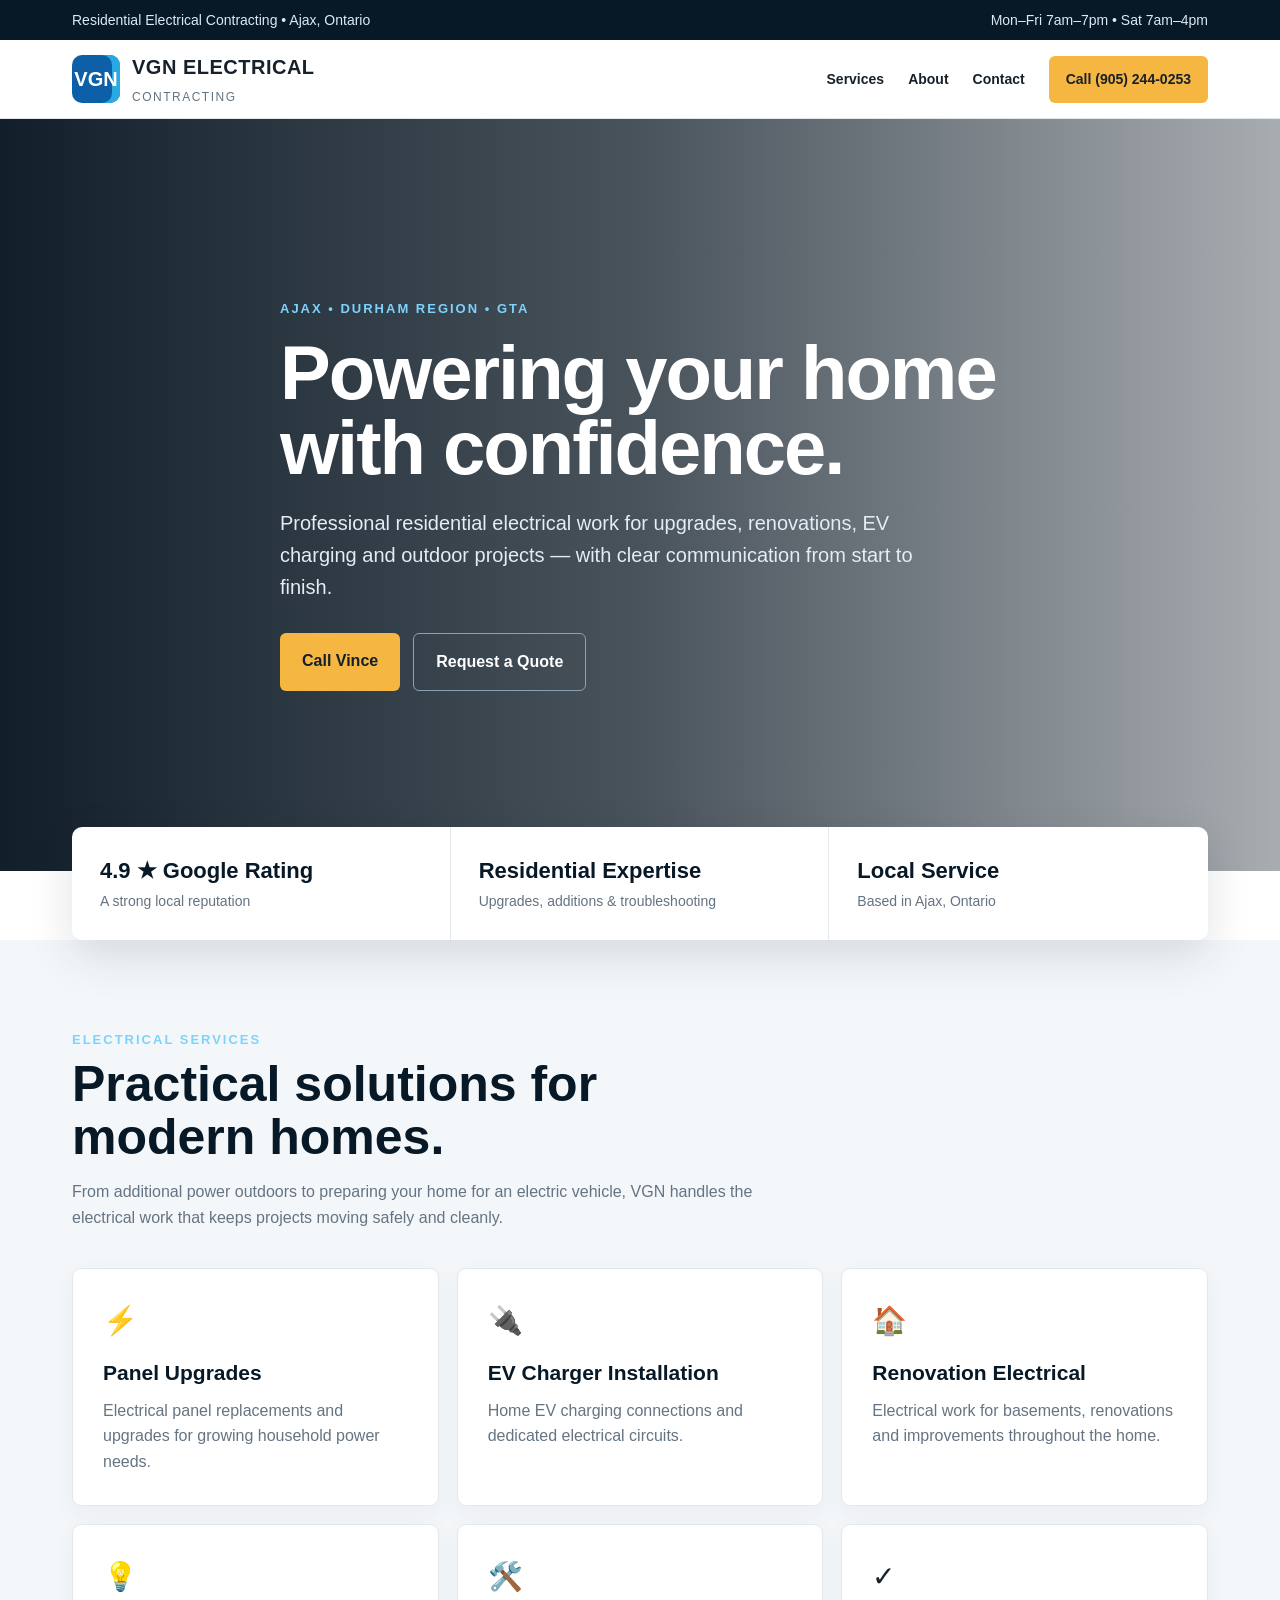
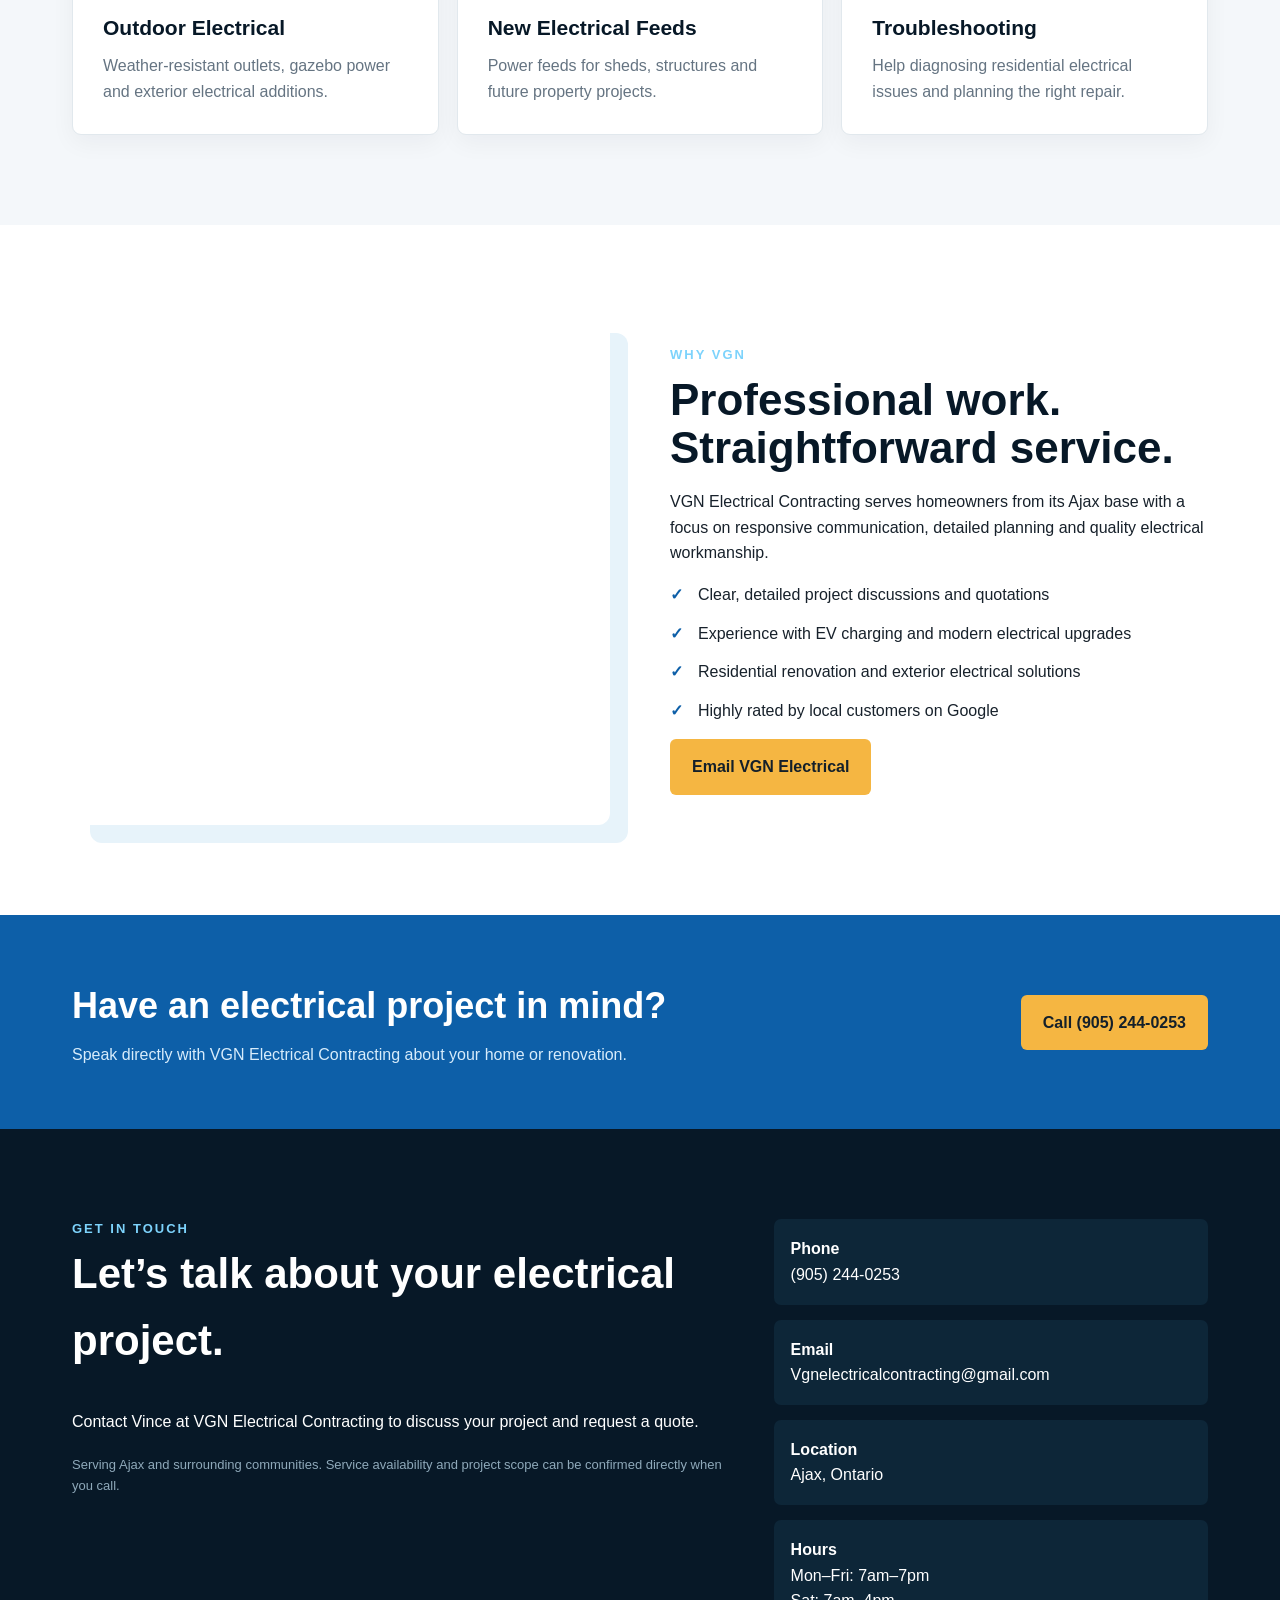
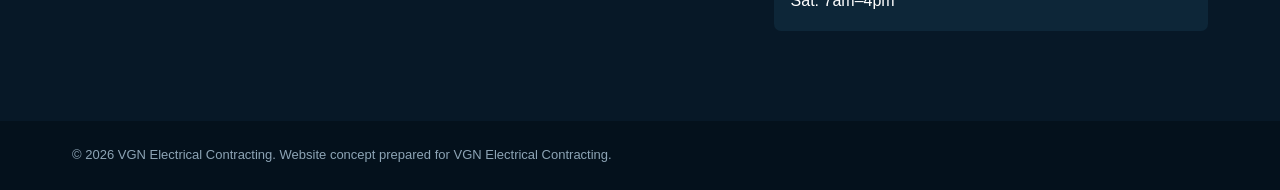
<file: projects/vgn-electrical/index.html>
<!doctype html>
<html lang="en-CA">
<head>
<meta charset="utf-8"><meta name="viewport" content="width=device-width,initial-scale=1">
<title>VGN Electrical Contracting | Ajax, Ontario</title>
<meta name="description" content="VGN Electrical Contracting provides residential electrical services in Ajax and surrounding communities, including panel upgrades, EV chargers, renovations and outdoor electrical work.">
<style>
:root{--navy:#071827;--blue:#0d5fa8;--electric:#27a9e1;--gold:#f5b642;--light:#f4f7fa;--ink:#17212b}
*{box-sizing:border-box}body{margin:0;font-family:Arial,Helvetica,sans-serif;color:var(--ink);line-height:1.6;background:#fff}a{text-decoration:none;color:inherit}
.wrap{max-width:1180px;margin:auto;padding:0 22px}
.top{background:var(--navy);color:#dce9f3;font-size:14px}.top .wrap{display:flex;justify-content:space-between;gap:18px;padding-top:9px;padding-bottom:9px;flex-wrap:wrap}
header{position:sticky;top:0;z-index:10;background:#fff;border-bottom:1px solid #dfe6ec}.nav{min-height:78px;display:flex;align-items:center;justify-content:space-between;gap:20px}
.brand{display:flex;align-items:center;gap:12px}.mark{width:48px;height:48px;border-radius:10px;background:var(--blue);color:#fff;display:grid;place-items:center;font-weight:900;font-size:20px;box-shadow:inset -8px 0 var(--electric)}
.brand strong{display:block;font-size:20px;letter-spacing:.5px}.brand span{font-size:12px;color:#637383;letter-spacing:1.5px}
nav{display:flex;gap:24px;align-items:center;font-weight:700;font-size:14px}.call{background:var(--gold);padding:12px 17px;border-radius:6px;color:#17212b}
.hero{min-height:650px;color:#fff;display:flex;align-items:center;background:linear-gradient(90deg,rgba(5,19,31,.95),rgba(5,19,31,.73),rgba(5,19,31,.35)),url('https://images.unsplash.com/photo-1621905252507-b35492cc74b4?auto=format&fit=crop&w=1800&q=85') center/cover}
.hero-inner{max-width:720px;padding:90px 0}.eyebrow{font-weight:800;letter-spacing:2px;text-transform:uppercase;color:#7dd3fc;font-size:13px}
h1{font-size:clamp(42px,7vw,76px);line-height:.98;margin:16px 0 22px;letter-spacing:-2px}.hero p{font-size:20px;max-width:640px;color:#e2edf5}
.buttons{display:flex;gap:13px;flex-wrap:wrap;margin-top:30px}.btn{display:inline-block;padding:15px 22px;border-radius:6px;font-weight:800;background:var(--gold);color:#14202a}.btn.alt{background:transparent;color:#fff;border:1px solid #8ba2b4}
.trust{background:#fff;margin-top:-44px;position:relative;border-radius:10px;box-shadow:0 16px 45px #07182720;display:grid;grid-template-columns:repeat(3,1fr);overflow:hidden}.trust div{padding:26px 28px;border-right:1px solid #e4e9ed}.trust div:last-child{border:0}.trust strong{font-size:22px;display:block;color:var(--navy)}.trust span{color:#647381;font-size:14px}
section{padding:90px 0}.section-head{max-width:720px;margin-bottom:38px}.section-head h2{font-size:clamp(32px,5vw,50px);line-height:1.05;margin:8px 0 14px;color:var(--navy)}.section-head p{color:#657482}
.services{background:var(--light)}.grid{display:grid;grid-template-columns:repeat(3,1fr);gap:18px}.card{background:#fff;border-radius:9px;padding:30px;border:1px solid #e1e8ed;box-shadow:0 8px 25px #0718270c}.icon{font-size:28px;margin-bottom:12px}.card h3{margin:5px 0 8px;color:var(--navy);font-size:21px}.card p{margin:0;color:#657482}
.split{display:grid;grid-template-columns:1fr 1fr;gap:60px;align-items:center}.photo{min-height:510px;border-radius:12px;background:url('https://images.unsplash.com/photo-1555963966-b7ae5404b6ed?auto=format&fit=crop&w=1100&q=85') center/cover;box-shadow:18px 18px 0 #e7f3fa}.copy h2{font-size:44px;line-height:1.08;color:var(--navy);margin:10px 0 18px}.ticks{padding:0;list-style:none}.ticks li{margin:13px 0;padding-left:28px;position:relative}.ticks li:before{content:'✓';position:absolute;left:0;color:var(--blue);font-weight:900}
.cta{background:var(--blue);color:#fff;padding:62px 0}.cta .wrap{display:flex;align-items:center;justify-content:space-between;gap:30px}.cta h2{font-size:36px;margin:0 0 7px}.cta p{margin:0;color:#d7ecfb}
.contact{background:var(--navy);color:#fff}.contact-grid{display:grid;grid-template-columns:1.2fr .8fr;gap:50px}.contact h2{font-size:42px;margin-top:0}.info{display:grid;gap:15px}.info a,.info div{background:#0d2638;padding:17px;border-radius:7px}.note{font-size:13px;color:#8fa9ba;margin-top:20px}
footer{background:#04111c;color:#8da4b5;padding:24px 0;font-size:13px}
@media(max-width:800px){nav a:not(.call){display:none}.hero{min-height:590px}.trust,.grid,.split,.contact-grid{grid-template-columns:1fr}.trust div{border-right:0;border-bottom:1px solid #e4e9ed}.photo{min-height:360px}.cta .wrap{display:block}.cta .btn{margin-top:20px}section{padding:65px 0}}
</style>
</head>
<body>
<div class="top"><div class="wrap"><span>Residential Electrical Contracting • Ajax, Ontario</span><span>Mon–Fri 7am–7pm • Sat 7am–4pm</span></div></div>
<header><div class="wrap nav"><a class="brand" href="#"><div class="mark">VGN</div><div><strong>VGN ELECTRICAL</strong><span>CONTRACTING</span></div></a><nav><a href="#services">Services</a><a href="#about">About</a><a href="#contact">Contact</a><a class="call" href="tel:+19052440253">Call (905) 244-0253</a></nav></div></header>
<main>
<section class="hero"><div class="wrap"><div class="hero-inner"><div class="eyebrow">Ajax • Durham Region • GTA</div><h1>Powering your home with confidence.</h1><p>Professional residential electrical work for upgrades, renovations, EV charging and outdoor projects — with clear communication from start to finish.</p><div class="buttons"><a class="btn" href="tel:+19052440253">Call Vince</a><a class="btn alt" href="mailto:Vgnelectricalcontracting@gmail.com">Request a Quote</a></div></div></div></section>
<div class="wrap"><div class="trust"><div><strong>4.9 ★ Google Rating</strong><span>A strong local reputation</span></div><div><strong>Residential Expertise</strong><span>Upgrades, additions & troubleshooting</span></div><div><strong>Local Service</strong><span>Based in Ajax, Ontario</span></div></div></div>
<section class="services" id="services"><div class="wrap"><div class="section-head"><div class="eyebrow">Electrical Services</div><h2>Practical solutions for modern homes.</h2><p>From additional power outdoors to preparing your home for an electric vehicle, VGN handles the electrical work that keeps projects moving safely and cleanly.</p></div><div class="grid">
<div class="card"><div class="icon">⚡</div><h3>Panel Upgrades</h3><p>Electrical panel replacements and upgrades for growing household power needs.</p></div>
<div class="card"><div class="icon">🔌</div><h3>EV Charger Installation</h3><p>Home EV charging connections and dedicated electrical circuits.</p></div>
<div class="card"><div class="icon">🏠</div><h3>Renovation Electrical</h3><p>Electrical work for basements, renovations and improvements throughout the home.</p></div>
<div class="card"><div class="icon">💡</div><h3>Outdoor Electrical</h3><p>Weather-resistant outlets, gazebo power and exterior electrical additions.</p></div>
<div class="card"><div class="icon">🛠️</div><h3>New Electrical Feeds</h3><p>Power feeds for sheds, structures and future property projects.</p></div>
<div class="card"><div class="icon">✓</div><h3>Troubleshooting</h3><p>Help diagnosing residential electrical issues and planning the right repair.</p></div>
</div></div></section>
<section id="about"><div class="wrap split"><div class="photo" role="img" aria-label="Electrician working on residential electrical equipment"></div><div class="copy"><div class="eyebrow">Why VGN</div><h2>Professional work. Straightforward service.</h2><p>VGN Electrical Contracting serves homeowners from its Ajax base with a focus on responsive communication, detailed planning and quality electrical workmanship.</p><ul class="ticks"><li>Clear, detailed project discussions and quotations</li><li>Experience with EV charging and modern electrical upgrades</li><li>Residential renovation and exterior electrical solutions</li><li>Highly rated by local customers on Google</li></ul><a class="btn" href="mailto:Vgnelectricalcontracting@gmail.com">Email VGN Electrical</a></div></div></section>
<section class="cta"><div class="wrap"><div><h2>Have an electrical project in mind?</h2><p>Speak directly with VGN Electrical Contracting about your home or renovation.</p></div><a class="btn" href="tel:+19052440253">Call (905) 244-0253</a></div></section>
<section class="contact" id="contact"><div class="wrap contact-grid"><div><div class="eyebrow">Get in touch</div><h2>Let’s talk about your electrical project.</h2><p>Contact Vince at VGN Electrical Contracting to discuss your project and request a quote.</p><p class="note">Serving Ajax and surrounding communities. Service availability and project scope can be confirmed directly when you call.</p></div><div class="info"><a href="tel:+19052440253"><strong>Phone</strong><br>(905) 244-0253</a><a href="mailto:Vgnelectricalcontracting@gmail.com"><strong>Email</strong><br>Vgnelectricalcontracting@gmail.com</a><div><strong>Location</strong><br>Ajax, Ontario</div><div><strong>Hours</strong><br>Mon–Fri: 7am–7pm<br>Sat: 7am–4pm</div></div></div></section>
</main>
<footer><div class="wrap">© 2026 VGN Electrical Contracting. Website concept prepared for VGN Electrical Contracting.</div></footer>
</body></html>
</file>
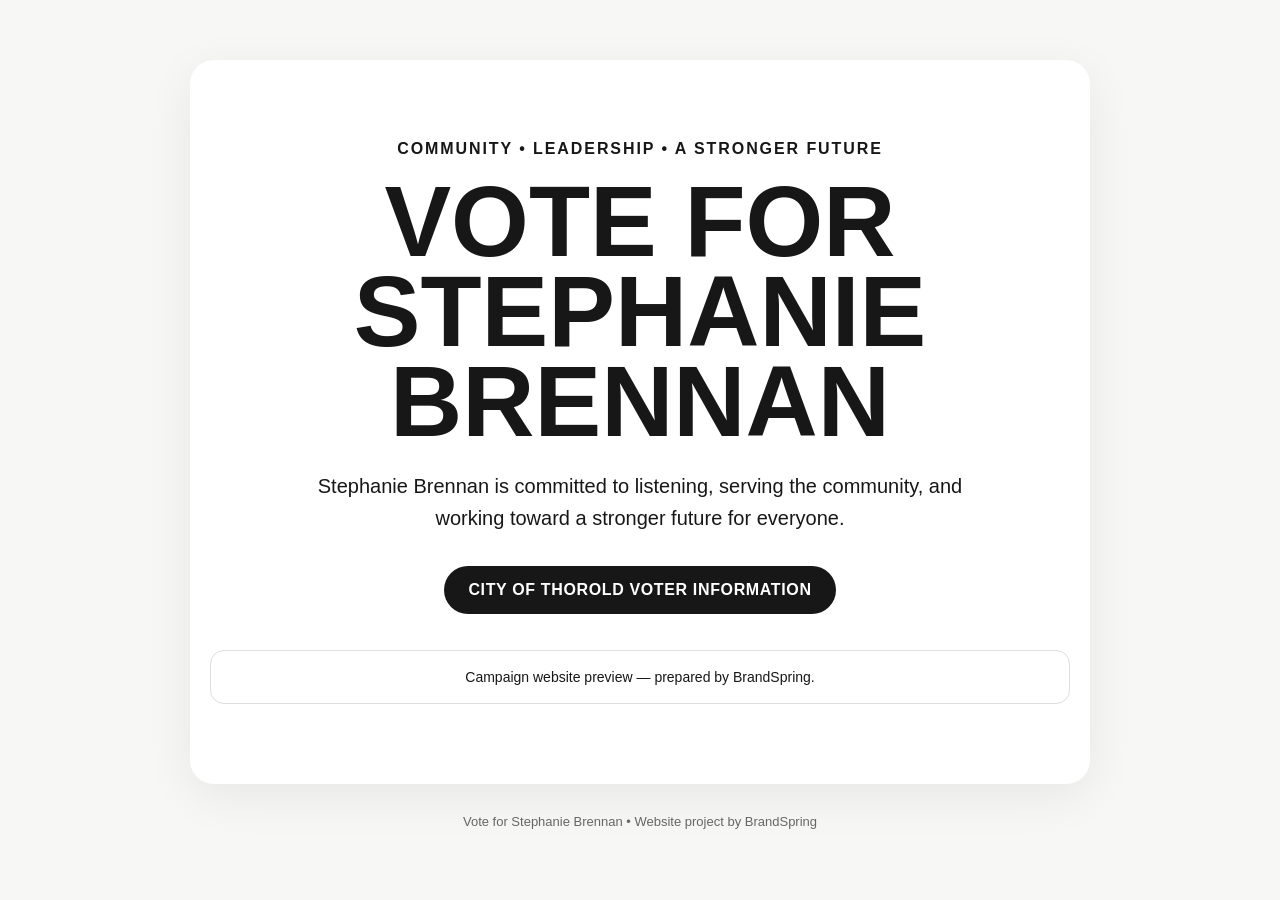
<file: projects/vote-for-stephanie/index.html>
<!doctype html>
<html lang="en">
<head>
  <meta charset="utf-8">
  <meta name="viewport" content="width=device-width,initial-scale=1">
  <meta name="robots" content="noindex,nofollow">
  <title>Vote for Stephanie Brennan</title>
  <style>
    body{margin:0;font-family:Arial,sans-serif;background:#f7f7f5;color:#171717}
    .wrap{max-width:900px;margin:auto;padding:60px 24px;text-align:center}
    .tag{font-weight:800;letter-spacing:.12em;text-transform:uppercase}
    .hero{padding:80px 20px;background:#fff;border-radius:24px;box-shadow:0 12px 50px #0001}
    h1{font-size:clamp(48px,10vw,100px);line-height:.9;margin:18px 0}
    h1 span{display:block}
    p{font-size:20px;line-height:1.6;max-width:650px;margin:24px auto}
    .vote-link{display:inline-block;margin:8px 0 18px;padding:15px 24px;border-radius:999px;background:#171717;color:#fff;text-decoration:none;font-weight:800;letter-spacing:.04em}
    .vote-link:hover,.vote-link:focus{background:#333}
    .notice{margin-top:18px;padding:18px;border:1px solid #ddd;border-radius:14px;font-size:14px}
    footer{margin-top:30px;font-size:13px;color:#666}
  </style>
</head>
<body>
  <main class="wrap">
    <section class="hero">
      <div class="tag">Community • Leadership • A Stronger Future</div>
      <h1>VOTE FOR <span>STEPHANIE BRENNAN</span></h1>
      <p>Stephanie Brennan is committed to listening, serving the community, and working toward a stronger future for everyone.</p>
      <a class="vote-link" href="https://www.thorold.ca/council-administration/elections/voter-information/" target="_blank" rel="noopener noreferrer">CITY OF THOROLD VOTER INFORMATION</a>
      <div class="notice">Campaign website preview — prepared by BrandSpring.</div>
    </section>
    <footer>Vote for Stephanie Brennan • Website project by BrandSpring</footer>
  </main>
</body>
</html>
</file>
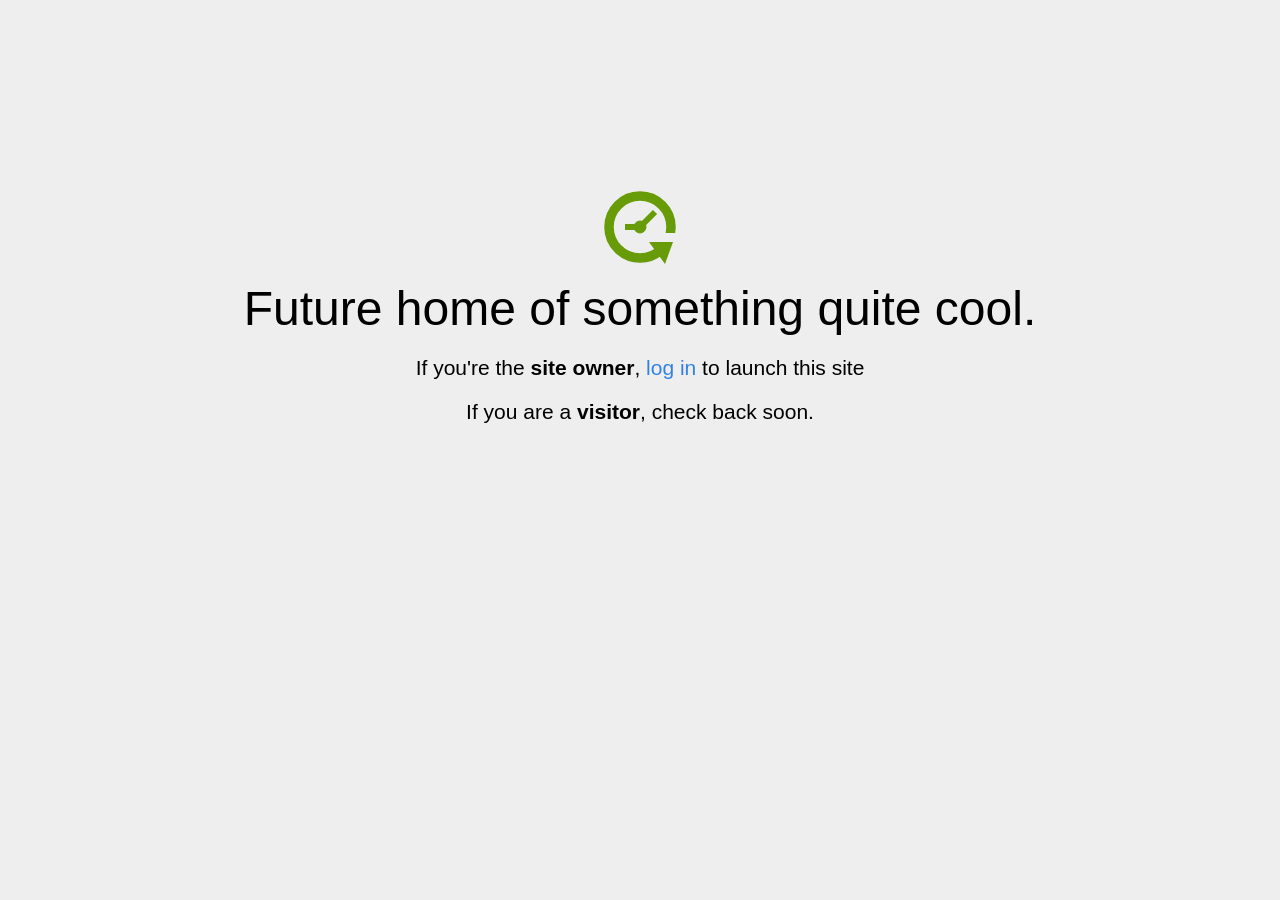
<file: home-old.html>
<!DOCTYPE html>
<html>
<head>
<title>Coming Soon</title>
<meta http-equiv="content-type" content="text/html; charset=utf-8" >
<meta name="viewport" content="width=device-width, initial-scale=1.0">
<style type="text/css">
body {
  /*background: linear-gradient(90deg, white, gray);*/
  background-color: #eee;
}

body, h1, p {
  font-family: "Helvetica Neue", "Segoe UI", Segoe, Helvetica, Arial, "Lucida Grande", sans-serif;
  font-weight: normal;
  margin: 0;
  padding: 0;
  text-align: center;
}

.container {
  margin-left:  auto;
  margin-right:  auto;
  margin-top: 177px;
  max-width: 1170px;
  padding-right: 15px;
  padding-left: 15px;
}

.row:before, .row:after {
  display: table;
  content: " ";
}

h1 {
  font-size: 48px;
  font-weight: 300;
  margin: 0 0 20px 0;
}

.lead {
  font-size: 21px;
  font-weight: 200;
  margin-bottom: 20px;
}

p {
  margin: 0 0 10px;
}

a {
  color: #3282e6;
  text-decoration: none;
}
</style>
</head>

<body>
<div class="container text-center" id="error">

  <svg height="100" width="100">
    <circle cx="50" cy="50" r="31" stroke="#679b08" stroke-width="9.5" fill="none" />
    <circle cx="50" cy="50" r="6" stroke="#679b08" stroke-width="1" fill="#679b08" />
    <line x1="50" y1="50" x2="35" y2="50" style="stroke:#679b08;stroke-width:6" />
    <line x1="65" y1="35" x2="50" y2="50" style="stroke:#679b08;stroke-width:6" />
    <path d="M59 65 L83 65 L75 87 Z" fill="#679b08" />
    <rect width="20" height="9" x="70" y="56" style="fill:#eee;stroke-width:0;" />
  </svg>
  <div class="row">
    <div class="col-md-12">
      <div class="main-icon text-success"><span class="uxicon uxicon-clock-refresh"></span></div>
      <h1>Future home of something quite cool.</h1>
      <p class="lead">If you're the <strong>site owner</strong>, <a href="/cpanel">log in</a> to launch this site</p>
      <p class="lead">If you are a <strong>visitor</strong>, check back soon.</p>
    </div>
  </div>

</div>

</body>
</html>
</file>
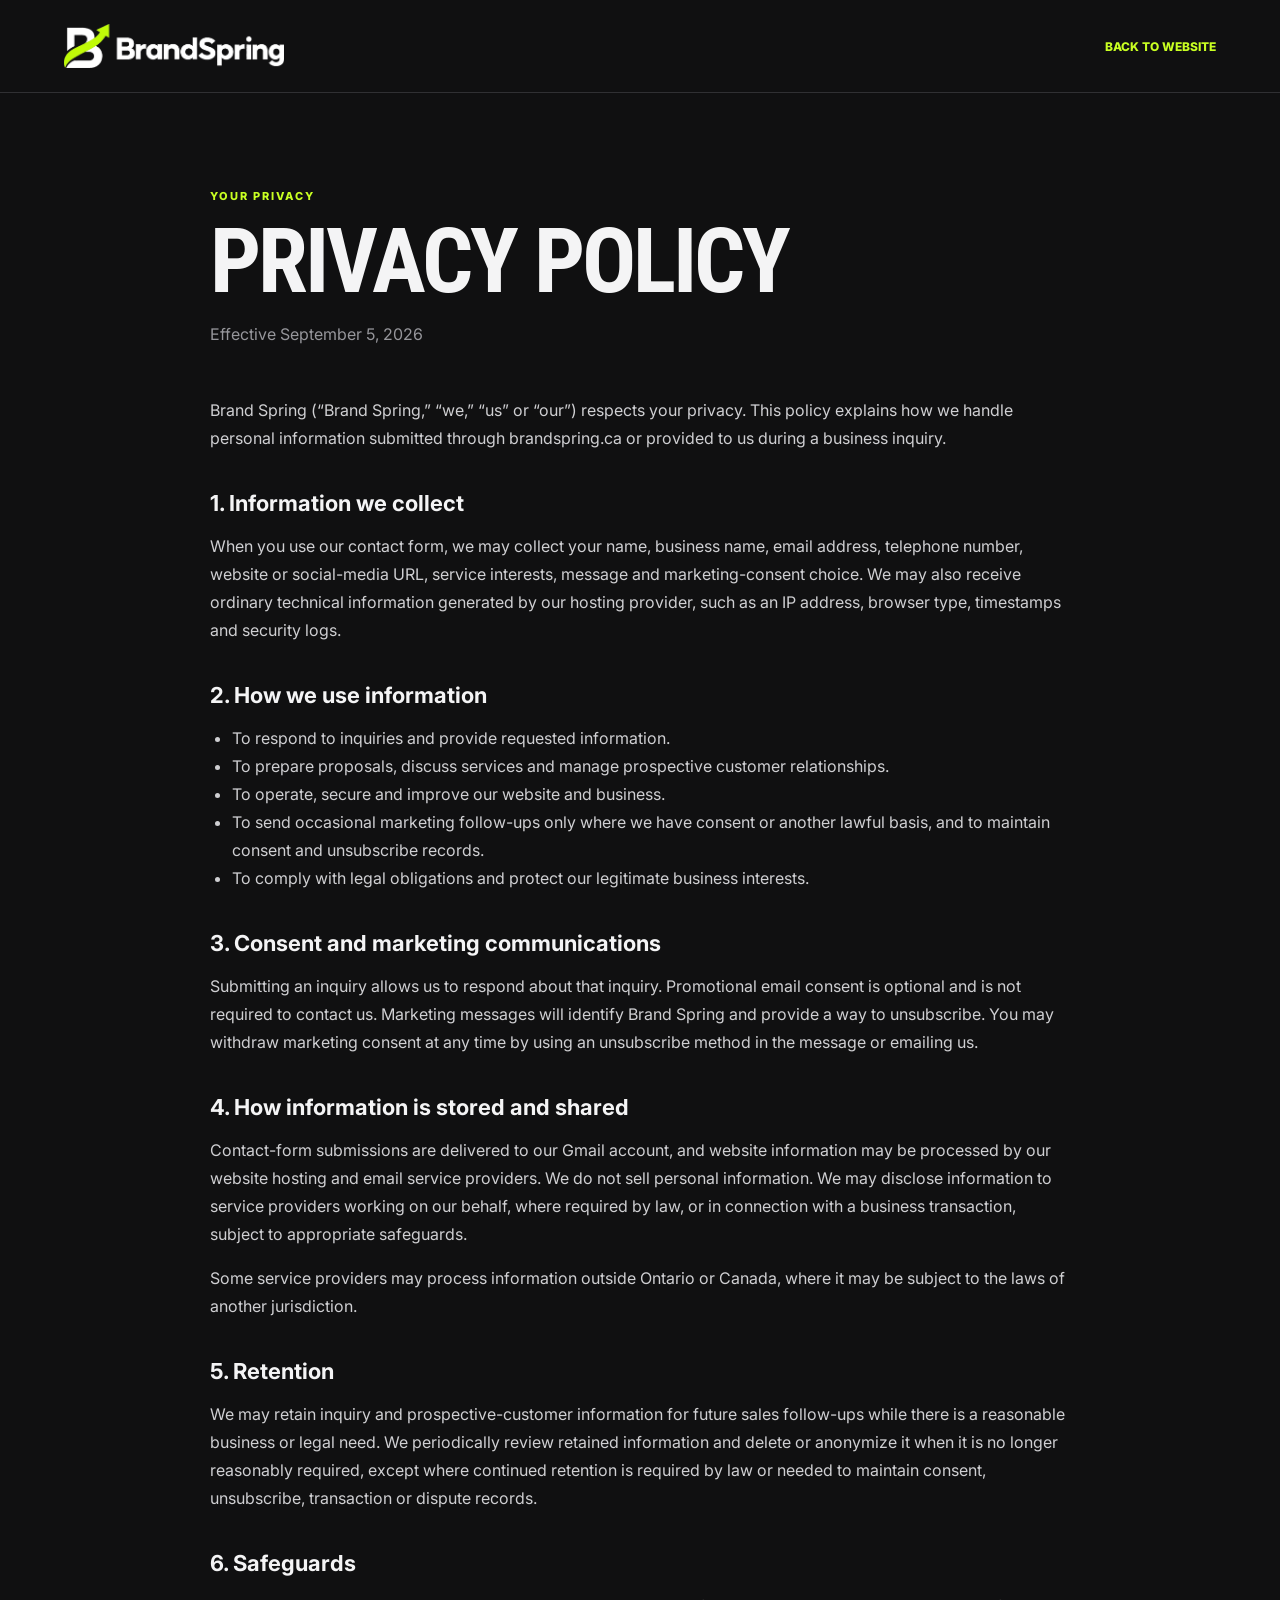
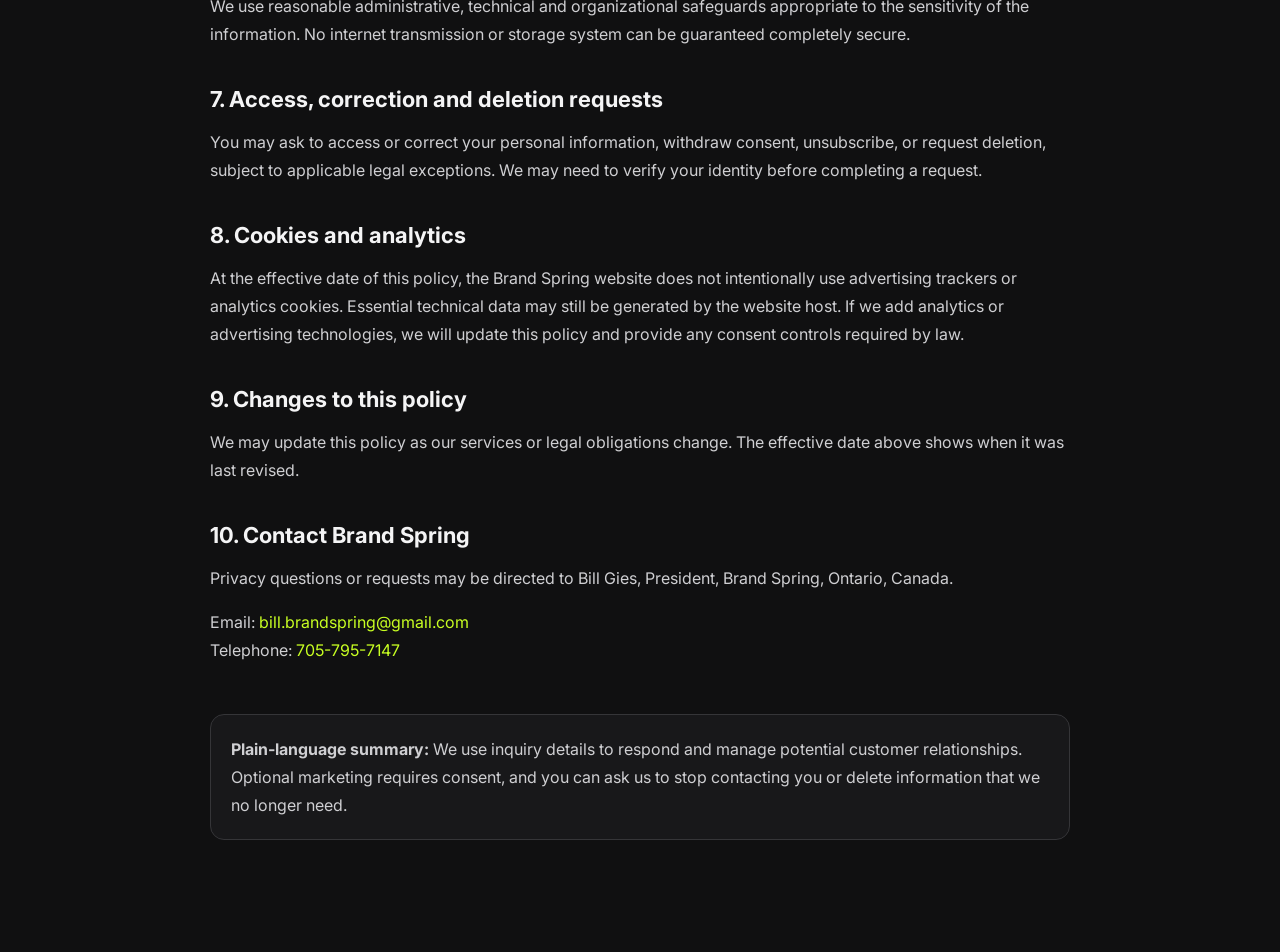
<file: privacy.html>
<!doctype html>
<html lang="en">
<head>
  <meta charset="utf-8" />
  <meta name="viewport" content="width=device-width,initial-scale=1" />
  <title>Privacy Policy | Brand Spring</title>
  <meta name="description" content="Learn how Brand Spring collects, uses, protects and retains personal information." />
  <meta name="robots" content="index,follow" />
  <link rel="canonical" href="https://www.brandspring.ca/privacy.html" />
  <meta name="theme-color" content="#101011" />
  <link rel="icon" href="favicon.svg" type="image/svg+xml" />
  <link rel="preconnect" href="https://fonts.googleapis.com">
  <link rel="preconnect" href="https://fonts.gstatic.com" crossorigin>
  <link href="https://fonts.googleapis.com/css2?family=Inter:wght@400;600;700;800&family=Roboto+Condensed:wght@700;900&display=swap" rel="stylesheet">
  <link rel="stylesheet" href="styles.css?v=14" />
</head>
<body class="legal-page">
  <header class="legal-header"><a href="index.html" aria-label="BrandSpring home"><img class="brand-logo" src="images/brandspring-logo-dark.png" alt="BrandSpring" width="1814" height="365"></a><a href="index.html">BACK TO WEBSITE</a></header>
  <main class="legal-content">
    <div class="eyebrow">YOUR PRIVACY</div>
    <h1>Privacy Policy</h1>
    <p class="updated">Effective September 5, 2026</p>
    <p>Brand Spring (“Brand Spring,” “we,” “us” or “our”) respects your privacy. This policy explains how we handle personal information submitted through brandspring.ca or provided to us during a business inquiry.</p>
    <h2>1. Information we collect</h2>
    <p>When you use our contact form, we may collect your name, business name, email address, telephone number, website or social-media URL, service interests, message and marketing-consent choice. We may also receive ordinary technical information generated by our hosting provider, such as an IP address, browser type, timestamps and security logs.</p>
    <h2>2. How we use information</h2>
    <ul><li>To respond to inquiries and provide requested information.</li><li>To prepare proposals, discuss services and manage prospective customer relationships.</li><li>To operate, secure and improve our website and business.</li><li>To send occasional marketing follow-ups only where we have consent or another lawful basis, and to maintain consent and unsubscribe records.</li><li>To comply with legal obligations and protect our legitimate business interests.</li></ul>
    <h2>3. Consent and marketing communications</h2>
    <p>Submitting an inquiry allows us to respond about that inquiry. Promotional email consent is optional and is not required to contact us. Marketing messages will identify Brand Spring and provide a way to unsubscribe. You may withdraw marketing consent at any time by using an unsubscribe method in the message or emailing us.</p>
    <h2>4. How information is stored and shared</h2>
    <p>Contact-form submissions are delivered to our Gmail account, and website information may be processed by our website hosting and email service providers. We do not sell personal information. We may disclose information to service providers working on our behalf, where required by law, or in connection with a business transaction, subject to appropriate safeguards.</p>
    <p>Some service providers may process information outside Ontario or Canada, where it may be subject to the laws of another jurisdiction.</p>
    <h2>5. Retention</h2>
    <p>We may retain inquiry and prospective-customer information for future sales follow-ups while there is a reasonable business or legal need. We periodically review retained information and delete or anonymize it when it is no longer reasonably required, except where continued retention is required by law or needed to maintain consent, unsubscribe, transaction or dispute records.</p>
    <h2>6. Safeguards</h2>
    <p>We use reasonable administrative, technical and organizational safeguards appropriate to the sensitivity of the information. No internet transmission or storage system can be guaranteed completely secure.</p>
    <h2>7. Access, correction and deletion requests</h2>
    <p>You may ask to access or correct your personal information, withdraw consent, unsubscribe, or request deletion, subject to applicable legal exceptions. We may need to verify your identity before completing a request.</p>
    <h2>8. Cookies and analytics</h2>
    <p>At the effective date of this policy, the Brand Spring website does not intentionally use advertising trackers or analytics cookies. Essential technical data may still be generated by the website host. If we add analytics or advertising technologies, we will update this policy and provide any consent controls required by law.</p>
    <h2>9. Changes to this policy</h2>
    <p>We may update this policy as our services or legal obligations change. The effective date above shows when it was last revised.</p>
    <h2>10. Contact Brand Spring</h2>
    <p>Privacy questions or requests may be directed to Bill Gies, President, Brand Spring, Ontario, Canada.</p>
    <p>Email: <a href="mailto:bill.brandspring@gmail.com">bill.brandspring@gmail.com</a><br>Telephone: <a href="tel:17057957147">705-795-7147</a></p>
    <p class="legal-note"><strong>Plain-language summary:</strong> We use inquiry details to respond and manage potential customer relationships. Optional marketing requires consent, and you can ask us to stop contacting you or delete information that we no longer need.</p>
  </main>
</body>
</html>
</file>
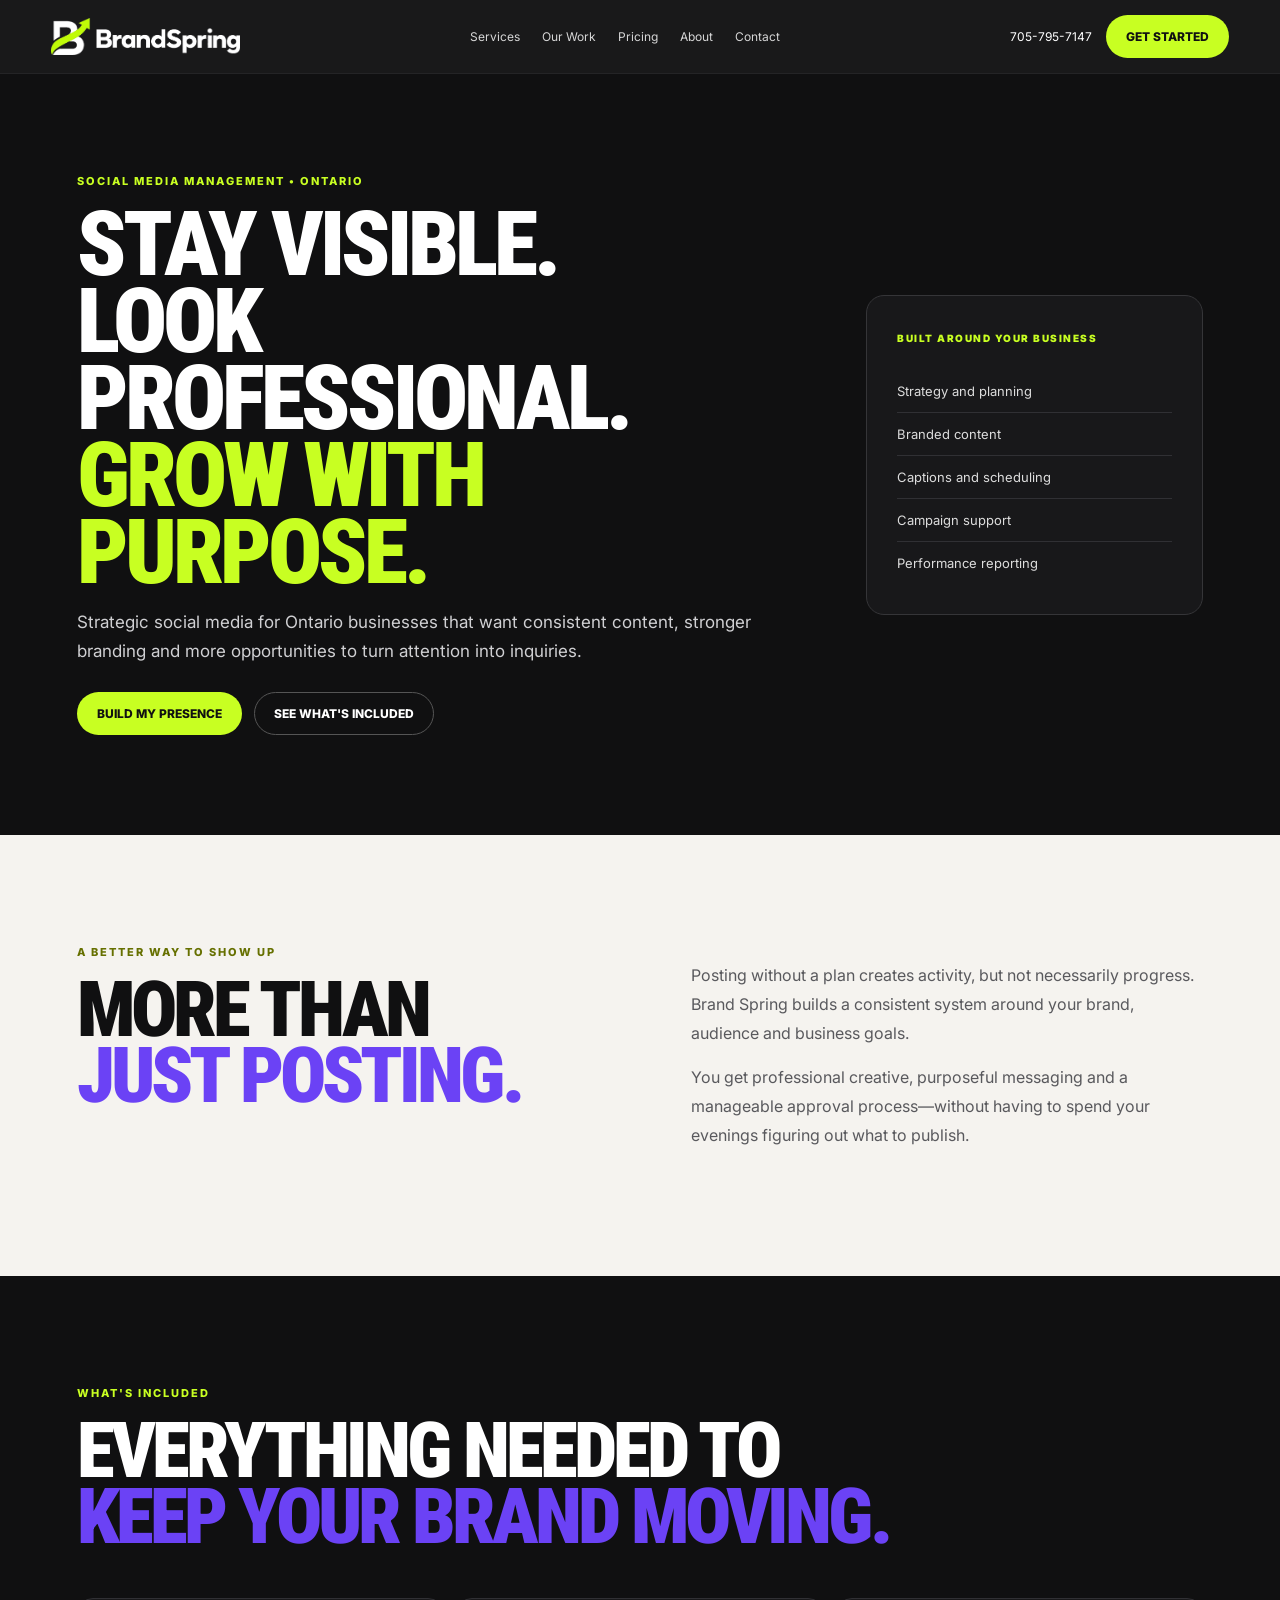
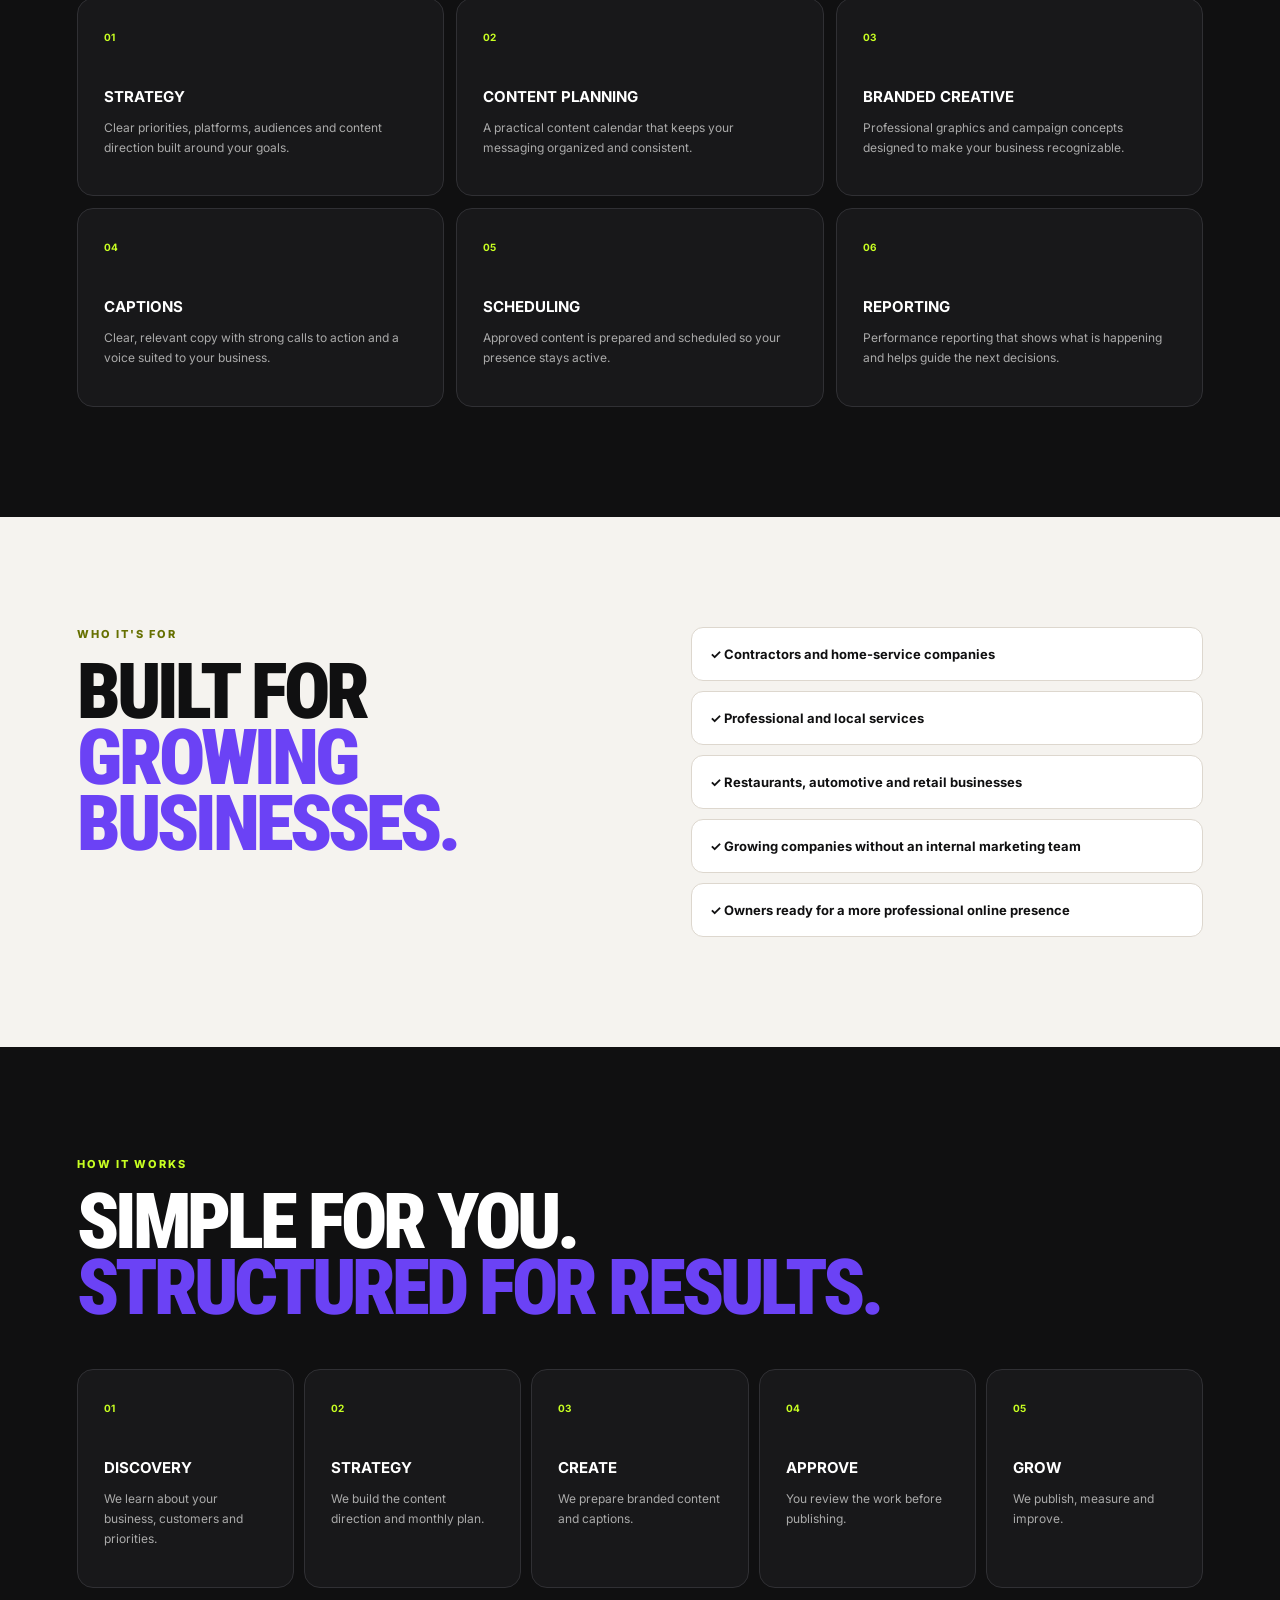
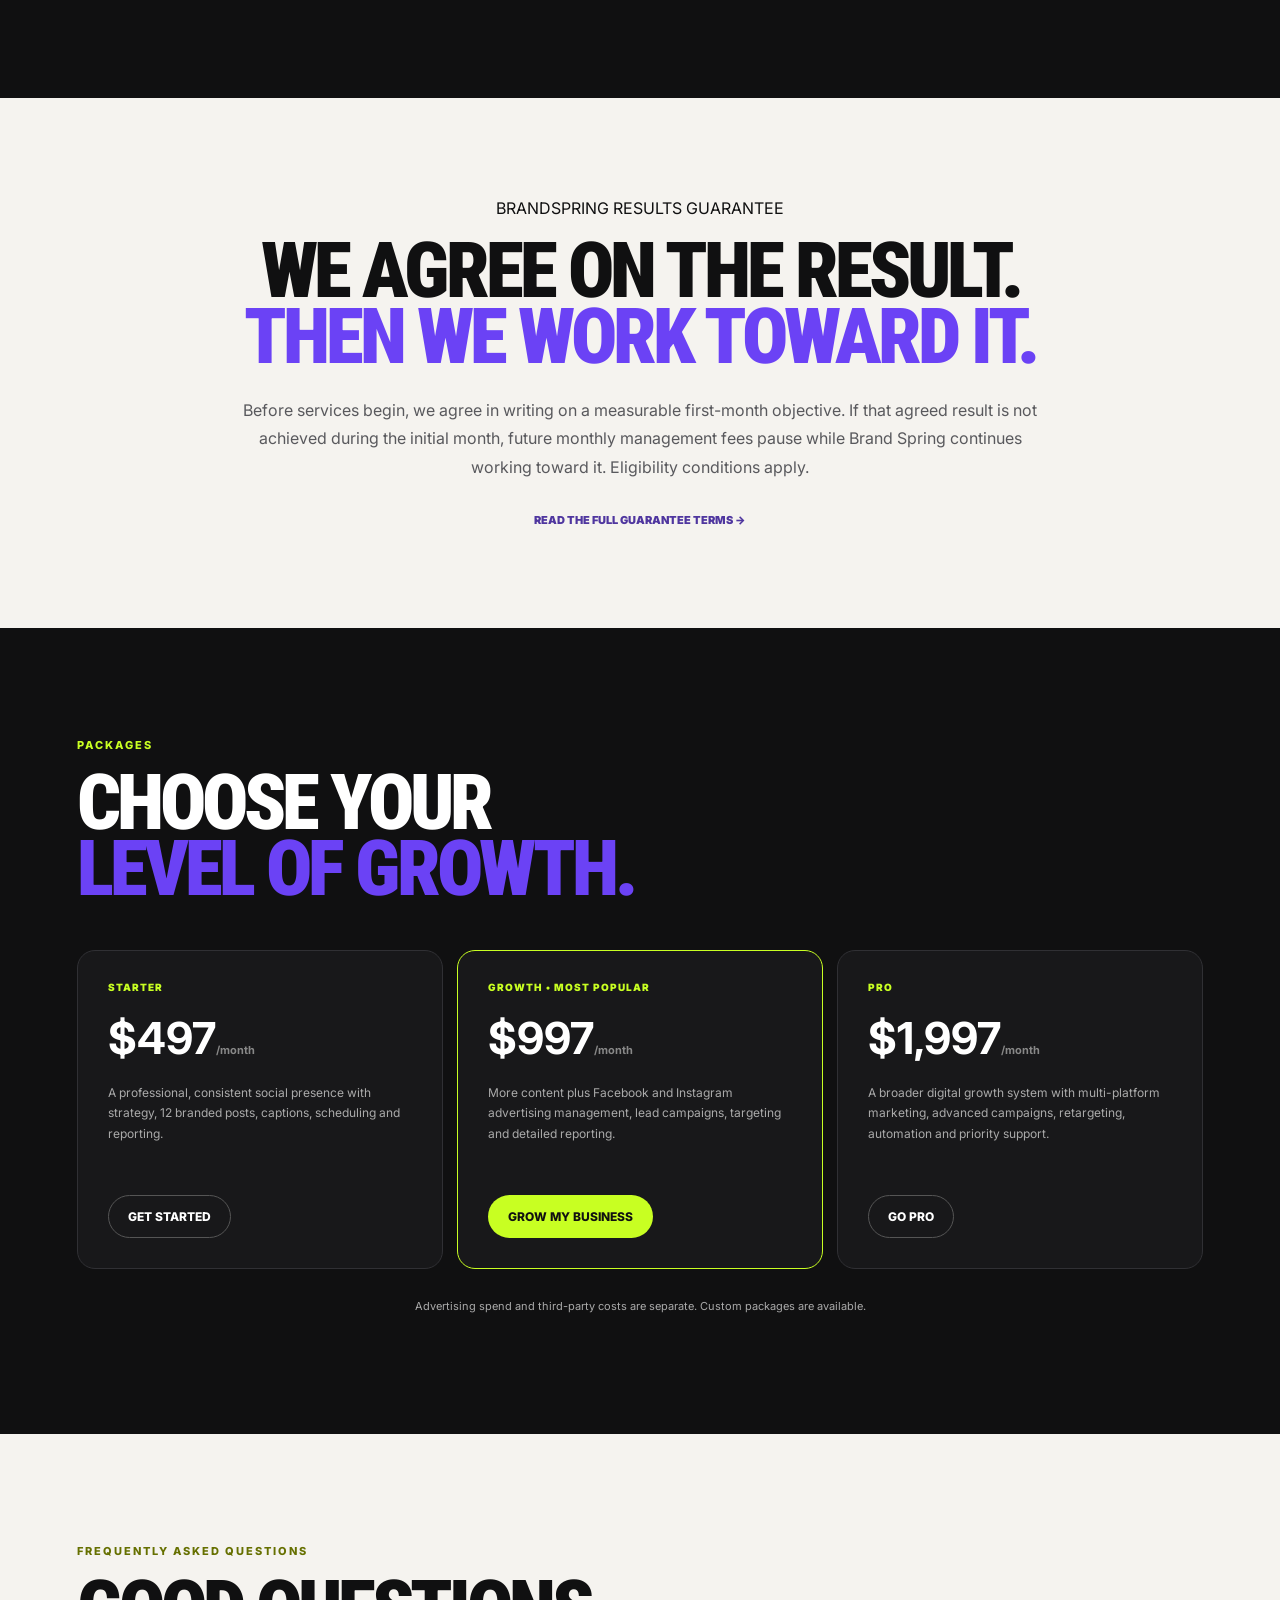
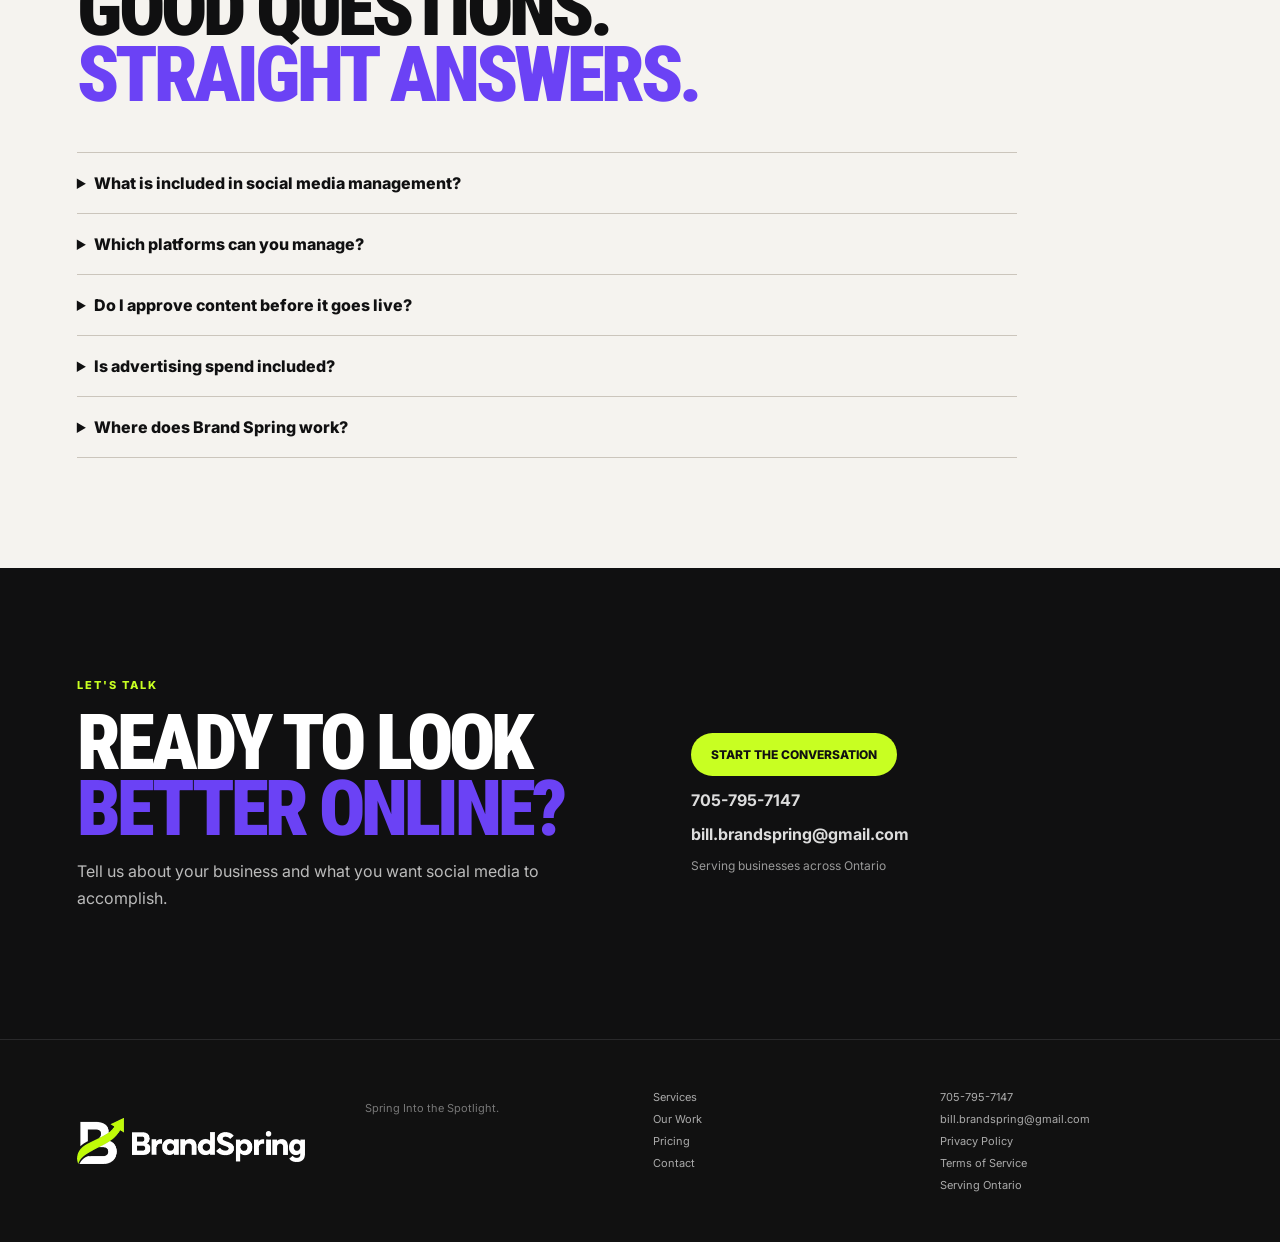
<file: social-media-management.html>
<!doctype html>
<html lang="en">
<head>
  <meta charset="utf-8">
  <meta name="viewport" content="width=device-width,initial-scale=1">
  <title>Social Media Management Ontario | Brand Spring</title>
  <meta name="description" content="Professional social media management for Ontario businesses, including strategy, branded content, captions, scheduling, advertising and reporting.">
  <meta name="robots" content="index,follow,max-image-preview:large">
  <link rel="canonical" href="https://www.brandspring.ca/social-media-management.html">
  <meta name="theme-color" content="#101011">
  <meta property="og:type" content="website">
  <meta property="og:site_name" content="Brand Spring">
  <meta property="og:locale" content="en_CA">
  <meta property="og:title" content="Social Media Management Ontario | Brand Spring">
  <meta property="og:description" content="Consistent, professional social media built to turn attention into inquiries.">
  <meta property="og:url" content="https://www.brandspring.ca/social-media-management.html">
  <meta property="og:image" content="https://www.brandspring.ca/images/brandspring-social-share.png">
  <meta name="twitter:card" content="summary_large_image">
  <link rel="icon" href="favicon.svg" type="image/svg+xml">
  <script type="application/ld+json">{
    "@context":"https://schema.org",
    "@graph":[
      {
        "@type":"Service",
        "@id":"https://www.brandspring.ca/social-media-management.html#service",
        "name":"Social Media Management",
        "serviceType":"Social Media Management",
        "description":"Strategy, branded content, captions, scheduling, paid social campaign support and reporting for Ontario businesses.",
        "provider":{"@id":"https://www.brandspring.ca/#business"},
        "areaServed":{"@type":"AdministrativeArea","name":"Ontario, Canada"},
        "url":"https://www.brandspring.ca/social-media-management.html"
      },
      {
        "@type":"FAQPage",
        "mainEntity":[
          {"@type":"Question","name":"What is included in social media management?","acceptedAnswer":{"@type":"Answer","text":"Brand Spring plans strategy, creates branded posts and captions, schedules approved content, supports campaigns and provides performance reporting according to the selected package."}},
          {"@type":"Question","name":"Which platforms can Brand Spring manage?","acceptedAnswer":{"@type":"Answer","text":"Platform selection is based on the business and its audience. Common options include Facebook, Instagram, LinkedIn, TikTok and Google Business Profile."}},
          {"@type":"Question","name":"Do clients approve content before it is published?","acceptedAnswer":{"@type":"Answer","text":"Yes. Brand Spring's process includes client review and approval before scheduled content is published."}},
          {"@type":"Question","name":"Is advertising spend included in the monthly fee?","acceptedAnswer":{"@type":"Answer","text":"No. Advertising spend and third-party platform costs are separate from Brand Spring's management fees."}}
        ]
      }
    ]
  }</script>
  <link rel="preconnect" href="https://fonts.googleapis.com">
  <link rel="preconnect" href="https://fonts.gstatic.com" crossorigin>
  <link href="https://fonts.googleapis.com/css2?family=Inter:wght@400;500;600;700;800;900&family=Roboto+Condensed:wght@700;900&display=swap" rel="stylesheet">
  <link rel="stylesheet" href="styles.css?v=16">
</head>
<body>
  <header class="site-header">
    <a class="brand logo-link" href="index.html" aria-label="BrandSpring home"><img class="brand-logo header-logo" src="images/brandspring-logo-dark.png" alt="BrandSpring" width="189" height="38"></a>
    <nav class="desktop-nav" aria-label="Primary navigation">
      <a href="index.html#services">Services</a><a href="index.html#work">Our Work</a><a href="index.html#pricing">Pricing</a><a href="index.html#about">About</a><a href="#contact">Contact</a>
    </nav>
    <div class="header-actions"><a class="phone" href="tel:17057957147">705-795-7147</a><a class="pill lime" href="#contact">GET STARTED</a></div>
    <button class="menu-btn" aria-label="Open menu" aria-expanded="false">☰</button>
  </header>

  <main>
    <section class="service-hero dark-section">
      <div>
        <div class="eyebrow">SOCIAL MEDIA MANAGEMENT • ONTARIO</div>
        <h1>STAY VISIBLE.<br>LOOK PROFESSIONAL.<br><span>GROW WITH PURPOSE.</span></h1>
        <p>Strategic social media for Ontario businesses that want consistent content, stronger branding and more opportunities to turn attention into inquiries.</p>
        <div class="hero-buttons"><a class="pill lime" href="#contact">BUILD MY PRESENCE</a><a class="pill outline" href="#deliverables">SEE WHAT'S INCLUDED</a></div>
      </div>
      <aside class="service-summary" aria-label="Service summary">
        <span>BUILT AROUND YOUR BUSINESS</span>
        <ul><li>Strategy and planning</li><li>Branded content</li><li>Captions and scheduling</li><li>Campaign support</li><li>Performance reporting</li></ul>
      </aside>
    </section>

    <section class="service-intro white-section">
      <div><div class="eyebrow dark">A BETTER WAY TO SHOW UP</div><h2>MORE THAN<br><em>JUST POSTING.</em></h2></div>
      <div><p>Posting without a plan creates activity, but not necessarily progress. Brand Spring builds a consistent system around your brand, audience and business goals.</p><p>You get professional creative, purposeful messaging and a manageable approval process—without having to spend your evenings figuring out what to publish.</p></div>
    </section>

    <section id="deliverables" class="service-deliverables dark-section">
      <div class="eyebrow">WHAT'S INCLUDED</div>
      <h2>EVERYTHING NEEDED TO<br><em>KEEP YOUR BRAND MOVING.</em></h2>
      <div class="deliverable-grid">
        <article><b>01</b><h3>STRATEGY</h3><p>Clear priorities, platforms, audiences and content direction built around your goals.</p></article>
        <article><b>02</b><h3>CONTENT PLANNING</h3><p>A practical content calendar that keeps your messaging organized and consistent.</p></article>
        <article><b>03</b><h3>BRANDED CREATIVE</h3><p>Professional graphics and campaign concepts designed to make your business recognizable.</p></article>
        <article><b>04</b><h3>CAPTIONS</h3><p>Clear, relevant copy with strong calls to action and a voice suited to your business.</p></article>
        <article><b>05</b><h3>SCHEDULING</h3><p>Approved content is prepared and scheduled so your presence stays active.</p></article>
        <article><b>06</b><h3>REPORTING</h3><p>Performance reporting that shows what is happening and helps guide the next decisions.</p></article>
      </div>
    </section>

    <section class="service-fit white-section">
      <div><div class="eyebrow dark">WHO IT'S FOR</div><h2>BUILT FOR<br><em>GROWING BUSINESSES.</em></h2></div>
      <div class="fit-list"><p>✓ Contractors and home-service companies</p><p>✓ Professional and local services</p><p>✓ Restaurants, automotive and retail businesses</p><p>✓ Growing companies without an internal marketing team</p><p>✓ Owners ready for a more professional online presence</p></div>
    </section>

    <section class="service-process dark-section">
      <div class="eyebrow">HOW IT WORKS</div>
      <h2>SIMPLE FOR YOU.<br><em>STRUCTURED FOR RESULTS.</em></h2>
      <div class="service-steps"><article><b>01</b><h3>DISCOVERY</h3><p>We learn about your business, customers and priorities.</p></article><article><b>02</b><h3>STRATEGY</h3><p>We build the content direction and monthly plan.</p></article><article><b>03</b><h3>CREATE</h3><p>We prepare branded content and captions.</p></article><article><b>04</b><h3>APPROVE</h3><p>You review the work before publishing.</p></article><article><b>05</b><h3>GROW</h3><p>We publish, measure and improve.</p></article></div>
    </section>

    <section class="service-guarantee white-section">
      <div class="guarantee-badge">BRANDSPRING RESULTS GUARANTEE</div>
      <h2>WE AGREE ON THE RESULT.<br><em>THEN WE WORK TOWARD IT.</em></h2>
      <p>Before services begin, we agree in writing on a measurable first-month objective. If that agreed result is not achieved during the initial month, future monthly management fees pause while Brand Spring continues working toward it. Eligibility conditions apply.</p>
      <a class="text-link" href="terms.html#results-guarantee">READ THE FULL GUARANTEE TERMS →</a>
    </section>

    <section class="service-pricing dark-section">
      <div class="eyebrow">PACKAGES</div>
      <h2>CHOOSE YOUR<br><em>LEVEL OF GROWTH.</em></h2>
      <div class="service-price-grid">
        <article><span>STARTER</span><strong>$497<small>/month</small></strong><p>A professional, consistent social presence with strategy, 12 branded posts, captions, scheduling and reporting.</p><a class="pill outline" href="#contact">GET STARTED</a></article>
        <article class="recommended"><span>GROWTH • MOST POPULAR</span><strong>$997<small>/month</small></strong><p>More content plus Facebook and Instagram advertising management, lead campaigns, targeting and detailed reporting.</p><a class="pill lime" href="#contact">GROW MY BUSINESS</a></article>
        <article><span>PRO</span><strong>$1,997<small>/month</small></strong><p>A broader digital growth system with multi-platform marketing, advanced campaigns, retargeting, automation and priority support.</p><a class="pill outline" href="#contact">GO PRO</a></article>
      </div>
      <p class="fineprint">Advertising spend and third-party costs are separate. Custom packages are available.</p>
    </section>

    <section class="service-faq white-section">
      <div class="eyebrow dark">FREQUENTLY ASKED QUESTIONS</div>
      <h2>GOOD QUESTIONS.<br><em>STRAIGHT ANSWERS.</em></h2>
      <div class="faq-list">
        <details><summary>What is included in social media management?</summary><p>Strategy, content planning, branded creative, captions, scheduling, campaign support and reporting are provided according to your package and written agreement.</p></details>
        <details><summary>Which platforms can you manage?</summary><p>We select platforms based on your audience and goals. Common choices include Facebook, Instagram, LinkedIn, TikTok and Google Business Profile.</p></details>
        <details><summary>Do I approve content before it goes live?</summary><p>Yes. Client approval is part of the Brand Spring process.</p></details>
        <details><summary>Is advertising spend included?</summary><p>No. Advertising budgets and other third-party costs are separate from the monthly management fee.</p></details>
        <details><summary>Where does Brand Spring work?</summary><p>Brand Spring serves growing businesses across Ontario.</p></details>
      </div>
    </section>

    <section id="contact" class="service-contact dark-section">
      <div><div class="eyebrow">LET'S TALK</div><h2>READY TO LOOK<br><em>BETTER ONLINE?</em></h2><p>Tell us about your business and what you want social media to accomplish.</p></div>
      <div class="service-contact-actions"><a class="pill lime" href="index.html#contact">START THE CONVERSATION</a><a href="tel:17057957147">705-795-7147</a><a href="mailto:bill.brandspring@gmail.com">bill.brandspring@gmail.com</a><span>Serving businesses across Ontario</span></div>
    </section>
  </main>

  <footer><a class="brand logo-link" href="index.html" aria-label="BrandSpring home"><img class="brand-logo footer-logo" src="images/brandspring-logo-dark.png" alt="BrandSpring" width="229" height="46" loading="lazy"></a><p>Spring Into the Spotlight.</p><div><a href="index.html#services">Services</a><a href="index.html#work">Our Work</a><a href="index.html#pricing">Pricing</a><a href="index.html#contact">Contact</a></div><div><a href="tel:17057957147">705-795-7147</a><a href="mailto:bill.brandspring@gmail.com">bill.brandspring@gmail.com</a><a href="privacy.html">Privacy Policy</a><a href="terms.html">Terms of Service</a><span>Serving Ontario</span></div></footer>
  <script src="script.js?v=7"></script>
</body>
</html>
</file>
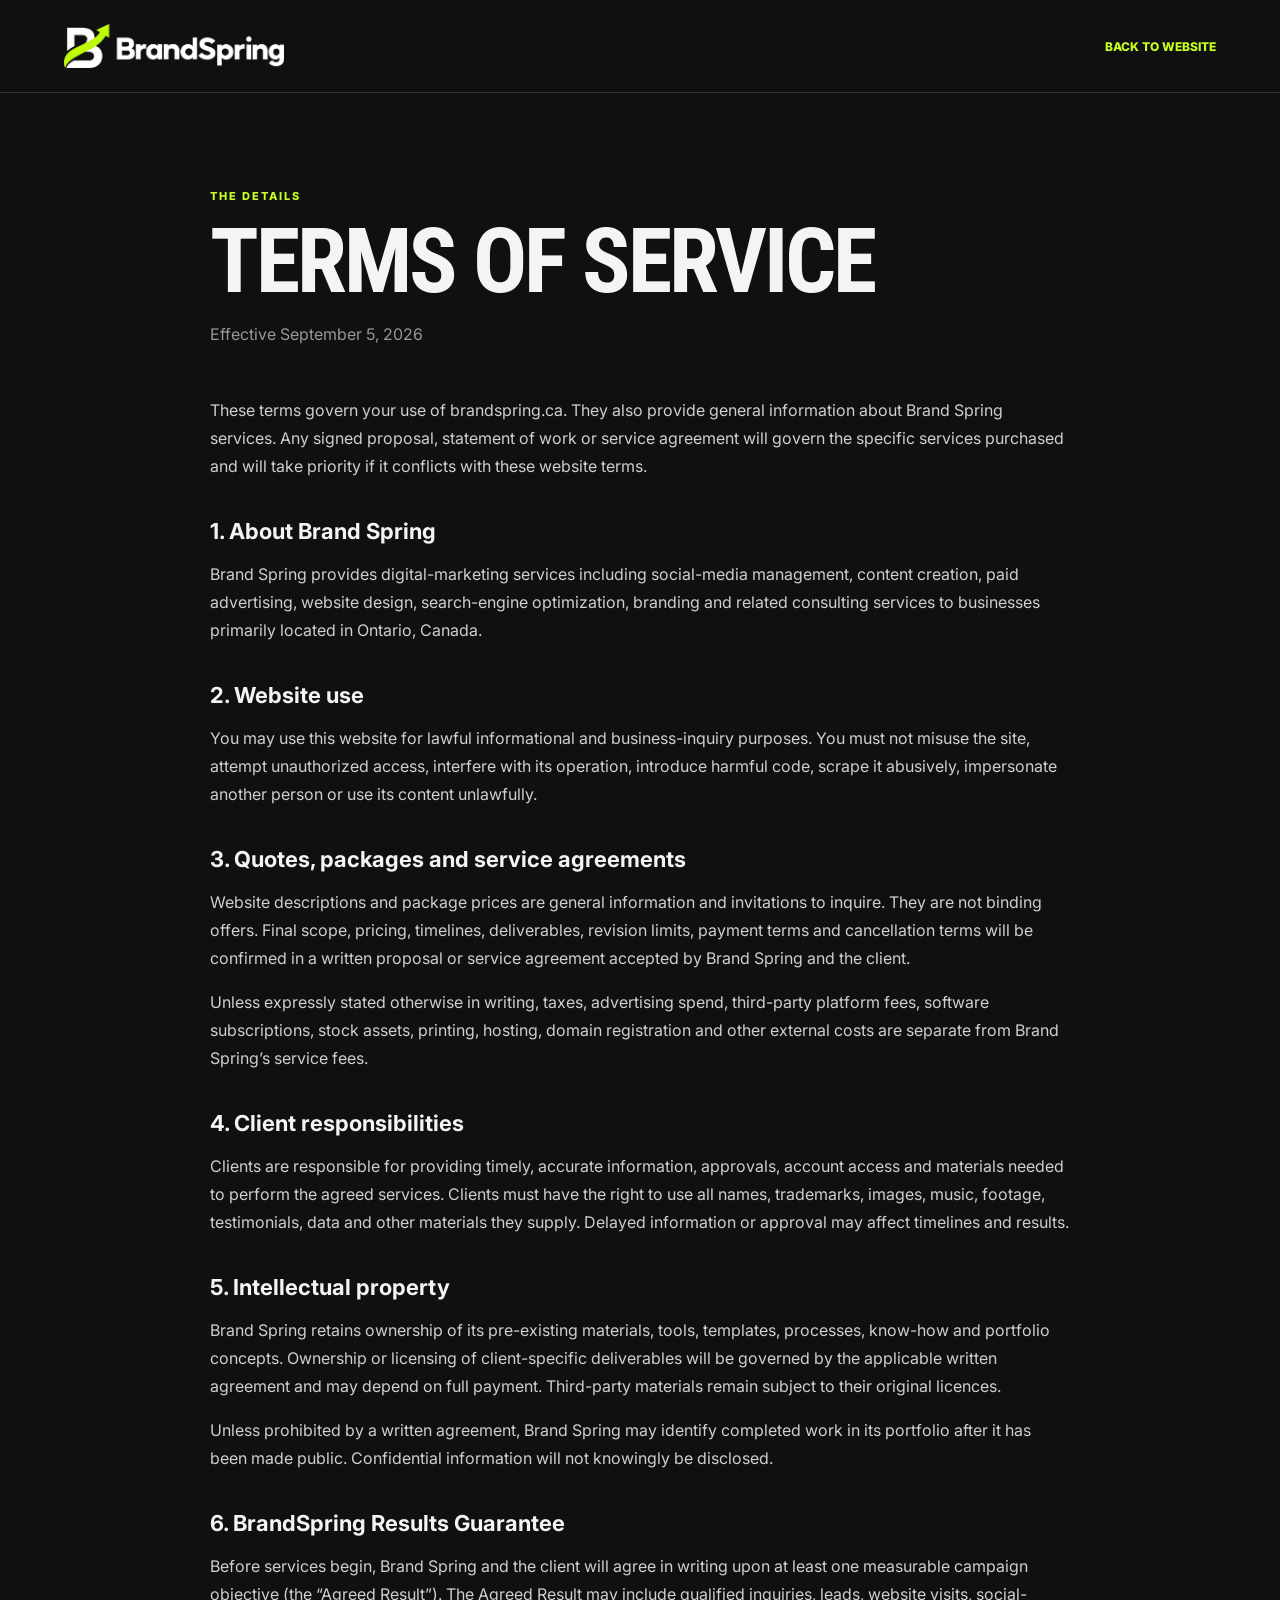
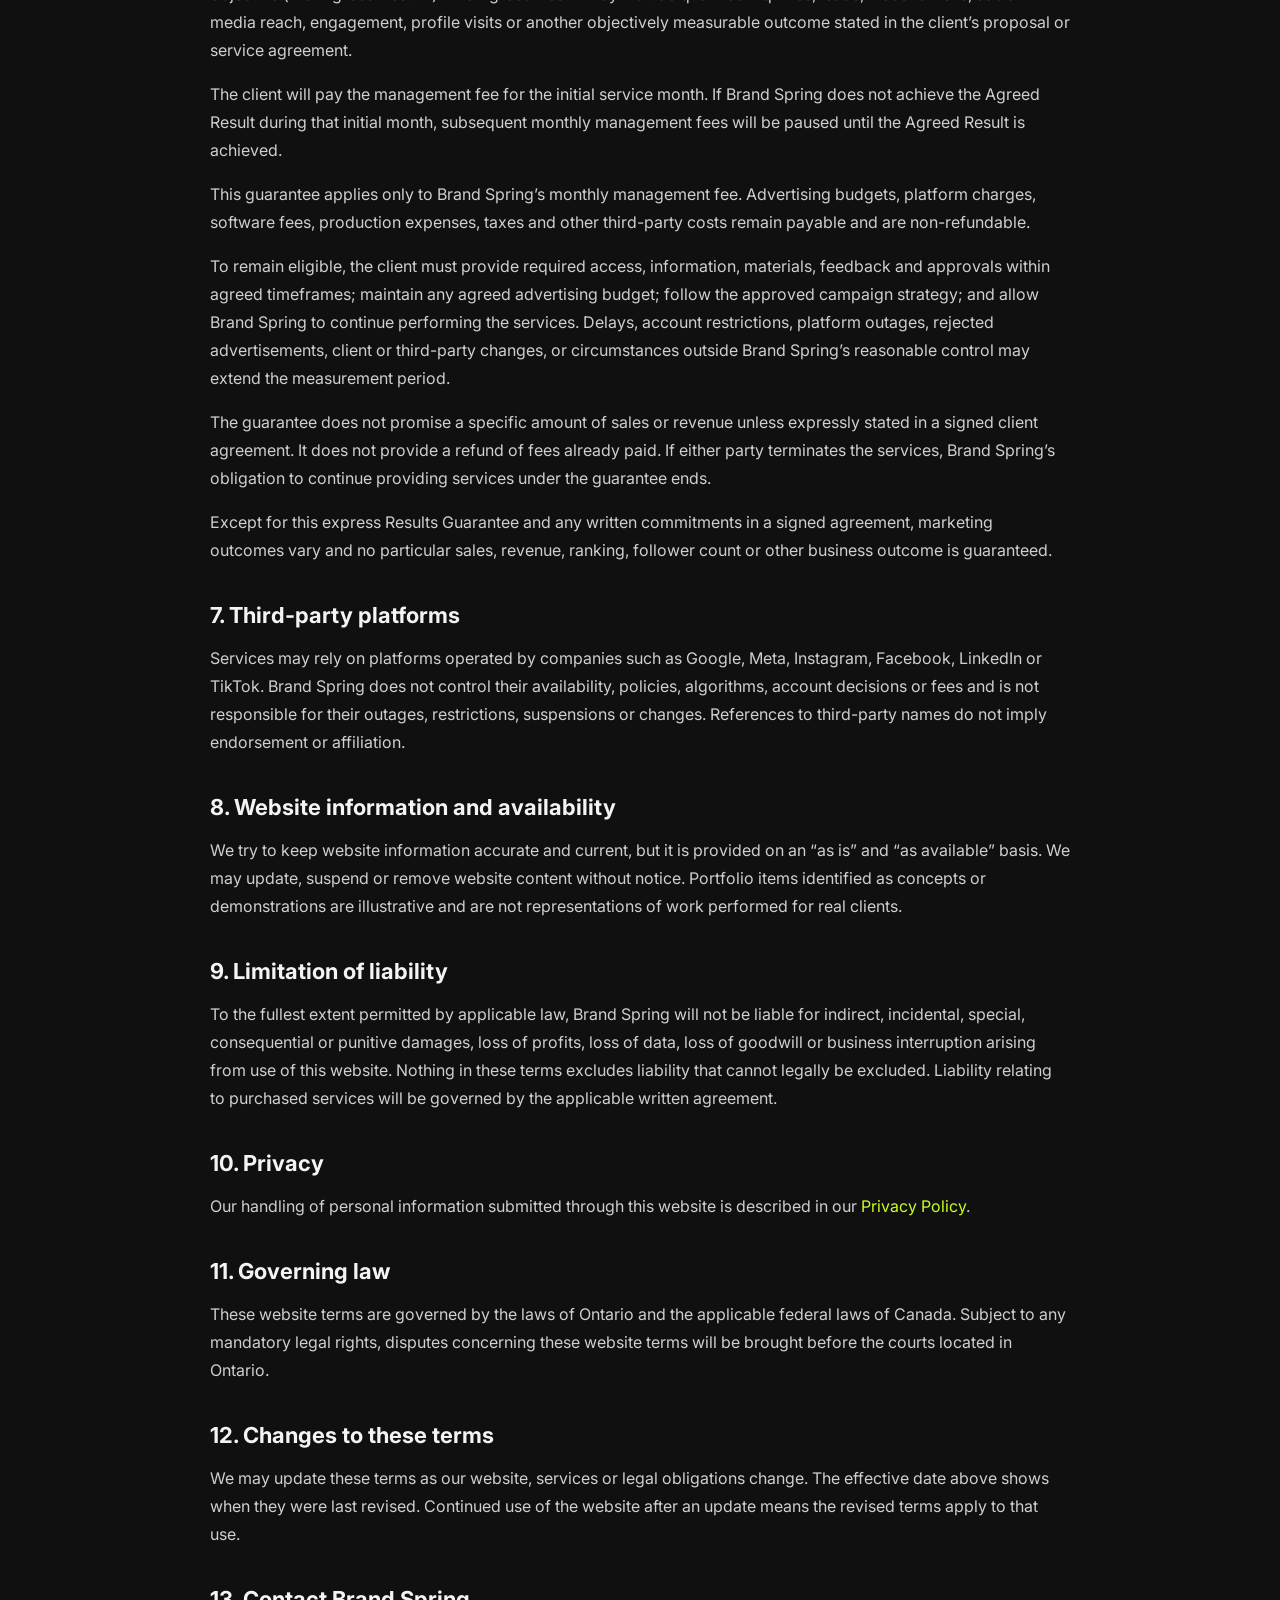
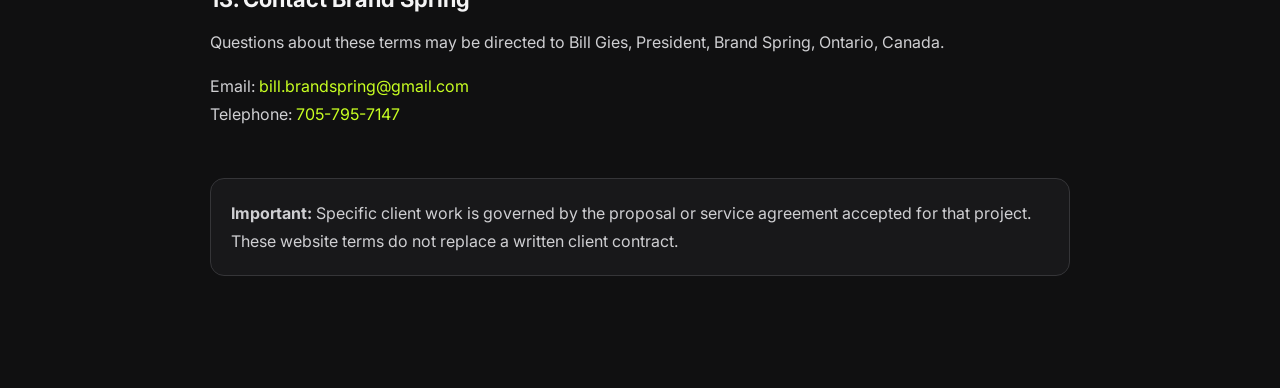
<file: terms.html>
<!doctype html>
<html lang="en">
<head>
  <meta charset="utf-8" />
  <meta name="viewport" content="width=device-width,initial-scale=1" />
  <title>Terms of Service | Brand Spring</title>
  <meta name="description" content="Terms governing Brand Spring digital marketing, social media management and related services." />
  <meta name="robots" content="index,follow" />
  <link rel="canonical" href="https://www.brandspring.ca/terms.html" />
  <meta name="theme-color" content="#101011" />
  <link rel="icon" href="favicon.svg" type="image/svg+xml" />
  <link rel="preconnect" href="https://fonts.googleapis.com">
  <link rel="preconnect" href="https://fonts.gstatic.com" crossorigin>
  <link href="https://fonts.googleapis.com/css2?family=Inter:wght@400;600;700;800&family=Roboto+Condensed:wght@700;900&display=swap" rel="stylesheet">
  <link rel="stylesheet" href="styles.css?v=14" />
</head>
<body class="legal-page">
  <header class="legal-header"><a href="index.html" aria-label="BrandSpring home"><img class="brand-logo" src="images/brandspring-logo-dark.png" alt="BrandSpring" width="1814" height="365"></a><a href="index.html">BACK TO WEBSITE</a></header>
  <main class="legal-content">
    <div class="eyebrow">THE DETAILS</div>
    <h1>Terms of Service</h1>
    <p class="updated">Effective September 5, 2026</p>
    <p>These terms govern your use of brandspring.ca. They also provide general information about Brand Spring services. Any signed proposal, statement of work or service agreement will govern the specific services purchased and will take priority if it conflicts with these website terms.</p>

    <h2>1. About Brand Spring</h2>
    <p>Brand Spring provides digital-marketing services including social-media management, content creation, paid advertising, website design, search-engine optimization, branding and related consulting services to businesses primarily located in Ontario, Canada.</p>

    <h2>2. Website use</h2>
    <p>You may use this website for lawful informational and business-inquiry purposes. You must not misuse the site, attempt unauthorized access, interfere with its operation, introduce harmful code, scrape it abusively, impersonate another person or use its content unlawfully.</p>

    <h2>3. Quotes, packages and service agreements</h2>
    <p>Website descriptions and package prices are general information and invitations to inquire. They are not binding offers. Final scope, pricing, timelines, deliverables, revision limits, payment terms and cancellation terms will be confirmed in a written proposal or service agreement accepted by Brand Spring and the client.</p>
    <p>Unless expressly stated otherwise in writing, taxes, advertising spend, third-party platform fees, software subscriptions, stock assets, printing, hosting, domain registration and other external costs are separate from Brand Spring’s service fees.</p>

    <h2>4. Client responsibilities</h2>
    <p>Clients are responsible for providing timely, accurate information, approvals, account access and materials needed to perform the agreed services. Clients must have the right to use all names, trademarks, images, music, footage, testimonials, data and other materials they supply. Delayed information or approval may affect timelines and results.</p>

    <h2>5. Intellectual property</h2>
    <p>Brand Spring retains ownership of its pre-existing materials, tools, templates, processes, know-how and portfolio concepts. Ownership or licensing of client-specific deliverables will be governed by the applicable written agreement and may depend on full payment. Third-party materials remain subject to their original licences.</p>
    <p>Unless prohibited by a written agreement, Brand Spring may identify completed work in its portfolio after it has been made public. Confidential information will not knowingly be disclosed.</p>

    <h2 id="results-guarantee">6. BrandSpring Results Guarantee</h2>
    <p>Before services begin, Brand Spring and the client will agree in writing upon at least one measurable campaign objective (the “Agreed Result”). The Agreed Result may include qualified inquiries, leads, website visits, social-media reach, engagement, profile visits or another objectively measurable outcome stated in the client’s proposal or service agreement.</p>
    <p>The client will pay the management fee for the initial service month. If Brand Spring does not achieve the Agreed Result during that initial month, subsequent monthly management fees will be paused until the Agreed Result is achieved.</p>
    <p>This guarantee applies only to Brand Spring’s monthly management fee. Advertising budgets, platform charges, software fees, production expenses, taxes and other third-party costs remain payable and are non-refundable.</p>
    <p>To remain eligible, the client must provide required access, information, materials, feedback and approvals within agreed timeframes; maintain any agreed advertising budget; follow the approved campaign strategy; and allow Brand Spring to continue performing the services. Delays, account restrictions, platform outages, rejected advertisements, client or third-party changes, or circumstances outside Brand Spring’s reasonable control may extend the measurement period.</p>
    <p>The guarantee does not promise a specific amount of sales or revenue unless expressly stated in a signed client agreement. It does not provide a refund of fees already paid. If either party terminates the services, Brand Spring’s obligation to continue providing services under the guarantee ends.</p>
    <p>Except for this express Results Guarantee and any written commitments in a signed agreement, marketing outcomes vary and no particular sales, revenue, ranking, follower count or other business outcome is guaranteed.</p>

    <h2>7. Third-party platforms</h2>
    <p>Services may rely on platforms operated by companies such as Google, Meta, Instagram, Facebook, LinkedIn or TikTok. Brand Spring does not control their availability, policies, algorithms, account decisions or fees and is not responsible for their outages, restrictions, suspensions or changes. References to third-party names do not imply endorsement or affiliation.</p>

    <h2>8. Website information and availability</h2>
    <p>We try to keep website information accurate and current, but it is provided on an “as is” and “as available” basis. We may update, suspend or remove website content without notice. Portfolio items identified as concepts or demonstrations are illustrative and are not representations of work performed for real clients.</p>

    <h2>9. Limitation of liability</h2>
    <p>To the fullest extent permitted by applicable law, Brand Spring will not be liable for indirect, incidental, special, consequential or punitive damages, loss of profits, loss of data, loss of goodwill or business interruption arising from use of this website. Nothing in these terms excludes liability that cannot legally be excluded. Liability relating to purchased services will be governed by the applicable written agreement.</p>

    <h2>10. Privacy</h2>
    <p>Our handling of personal information submitted through this website is described in our <a href="privacy.html">Privacy Policy</a>.</p>

    <h2>11. Governing law</h2>
    <p>These website terms are governed by the laws of Ontario and the applicable federal laws of Canada. Subject to any mandatory legal rights, disputes concerning these website terms will be brought before the courts located in Ontario.</p>

    <h2>12. Changes to these terms</h2>
    <p>We may update these terms as our website, services or legal obligations change. The effective date above shows when they were last revised. Continued use of the website after an update means the revised terms apply to that use.</p>

    <h2>13. Contact Brand Spring</h2>
    <p>Questions about these terms may be directed to Bill Gies, President, Brand Spring, Ontario, Canada.</p>
    <p>Email: <a href="mailto:bill.brandspring@gmail.com">bill.brandspring@gmail.com</a><br>Telephone: <a href="tel:17057957147">705-795-7147</a></p>

    <p class="legal-note"><strong>Important:</strong> Specific client work is governed by the proposal or service agreement accepted for that project. These website terms do not replace a written client contract.</p>
  </main>
</body>
</html>
</file>
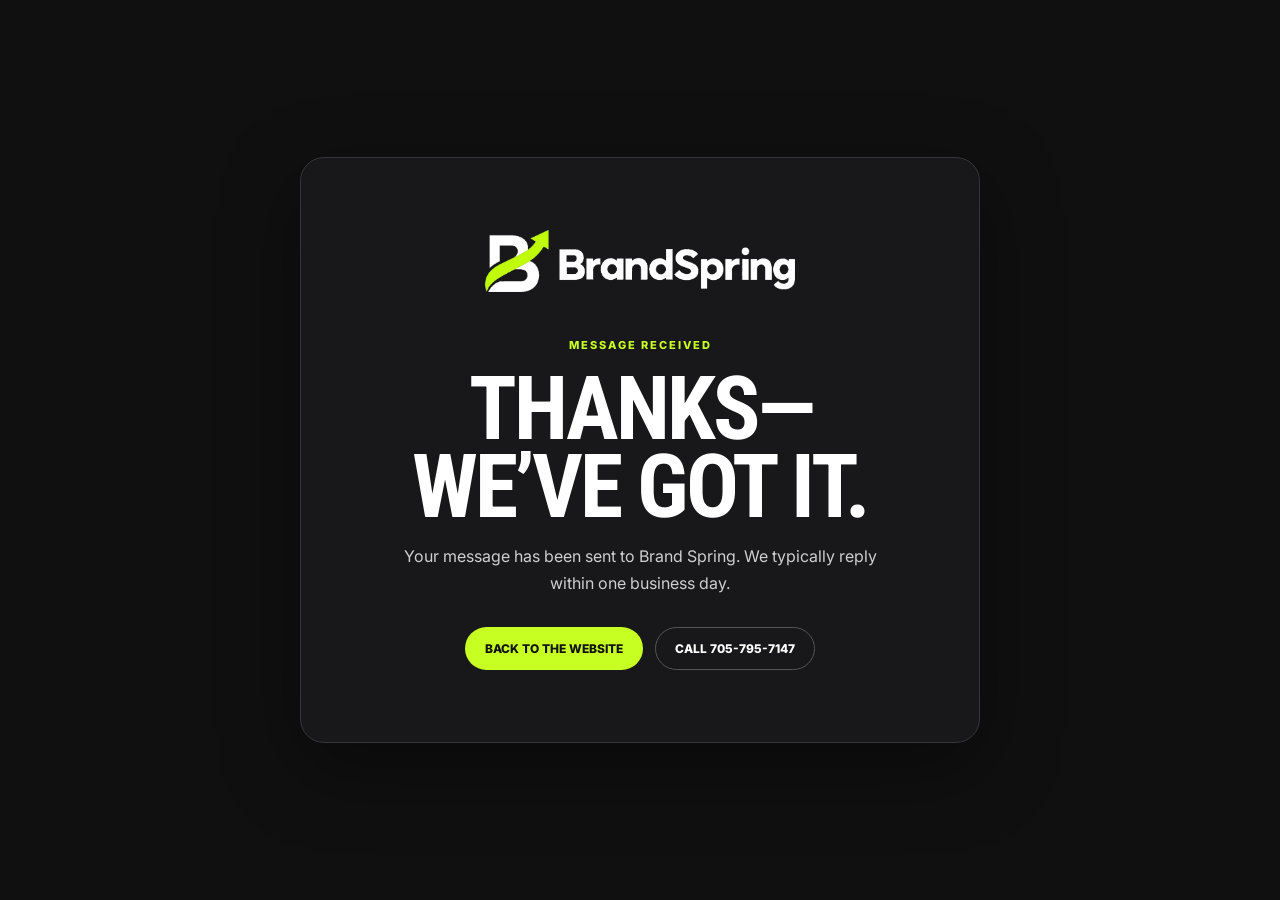
<file: thank-you.html>
<!doctype html>
<html lang="en">
<head>
  <meta charset="utf-8" />
  <meta name="viewport" content="width=device-width,initial-scale=1" />
  <title>Thank You | Brand Spring</title>
  <meta name="description" content="Thank you for contacting Brand Spring." />
  <meta name="robots" content="noindex,follow" />
  <meta name="theme-color" content="#101011" />
  <link rel="icon" href="favicon.svg" type="image/svg+xml" />
  <link rel="preconnect" href="https://fonts.googleapis.com">
  <link rel="preconnect" href="https://fonts.gstatic.com" crossorigin>
  <link href="https://fonts.googleapis.com/css2?family=Inter:wght@400;600;800&family=Roboto+Condensed:wght@700;900&display=swap" rel="stylesheet">
  <link rel="stylesheet" href="styles.css?v=13" />
</head>
<body class="thank-you-page">
  <main class="thank-you-card">
    <a href="index.html" aria-label="BrandSpring home"><img class="brand-logo" src="images/brandspring-logo-dark.png" alt="BrandSpring" width="1814" height="365" /></a>
    <div class="thank-you-kicker">MESSAGE RECEIVED</div>
    <h1>Thanks—we’ve got it.</h1>
    <p>Your message has been sent to Brand Spring. We typically reply within one business day.</p>
    <div class="thank-you-actions">
      <a class="pill lime" href="index.html">BACK TO THE WEBSITE</a>
      <a class="pill outline" href="tel:17057957147">CALL 705-795-7147</a>
    </div>
  </main>
</body>
</html>
</file>
<file: styles.css>
:root{--ink:#101011;--paper:#f5f3ef;--lime:#c8ff22;--violet:#6b42f5;--coral:#ff6453;--blue:#3975ff;--muted:#aaa;--line:#2b2b2d}
*{box-sizing:border-box}html{scroll-behavior:smooth}body{margin:0;font-family:Inter,Arial,sans-serif;background:var(--paper);color:var(--ink)}a{color:inherit;text-decoration:none}.site-header{height:74px;display:flex;align-items:center;gap:28px;padding:0 4vw;position:sticky;top:0;background:rgba(16,16,17,.96);color:white;z-index:50;border-bottom:1px solid #242426}.brand{font-weight:900;font-size:16px;letter-spacing:-.8px}.brand span{color:var(--lime)}.desktop-nav{display:flex;gap:22px;margin:auto;font-size:12px}.desktop-nav a{opacity:.82}.desktop-nav a:hover{opacity:1}.header-actions{display:flex;align-items:center;gap:14px}.phone{font-size:12px}.pill{display:inline-flex;align-items:center;justify-content:center;padding:13px 19px;border-radius:999px;font-weight:800;font-size:12px;border:1px solid transparent;transition:.25s}.pill:hover{transform:translateY(-2px)}.lime{background:var(--lime);color:#111}.outline{border-color:#555;color:white}.light{background:white;color:#111}.menu-btn{display:none;margin-left:auto;background:none;border:0;color:white;font-size:22px}.dark-section{background:var(--ink);color:white}.white-section{background:var(--paper)}.hero{min-height:670px;display:grid;grid-template-columns:1.1fr .9fr;gap:40px;align-items:center;padding:80px 6vw 70px;overflow:hidden}.eyebrow{font-size:11px;letter-spacing:2px;font-weight:800;color:var(--lime);margin-bottom:18px}.eyebrow.dark{color:#667000}.hero h1,.section-title h2,.services h2,.process h2,.pricing h2,.work h2,.how h2,.about h2,.contact h2,.cta-band h2{font-family:"Roboto Condensed",Inter,sans-serif;font-weight:900;letter-spacing:-4px;line-height:.82;margin:0;text-transform:uppercase}.hero h1{font-size:clamp(68px,8vw,128px)}.hero h1 span{color:var(--lime)}.hero-copy p{font-size:18px;max-width:520px;color:#d8d8d8;line-height:1.6}.hero-buttons{display:flex;gap:12px;margin-top:26px}.hero-art{position:relative;min-height:520px}.glow{position:absolute;border-radius:50%;filter:blur(70px);opacity:.55}.g1{width:300px;height:300px;background:var(--violet);right:10%;top:10%}.g2{width:230px;height:230px;background:var(--lime);left:5%;bottom:5%;opacity:.28}.phone-mock{position:absolute;width:260px;height:500px;background:white;border:8px solid #222;border-radius:36px;right:17%;top:2%;transform:rotate(8deg);box-shadow:0 35px 80px #0009;overflow:hidden}.phone-top{height:42px;background:#f4f4f4}.post-gradient{height:220px;background:linear-gradient(135deg,var(--lime),#fff 40%,var(--violet))}.post-lines{padding:22px;color:#111}.post-lines b{font-family:"Roboto Condensed";font-size:38px;line-height:.85}.post-lines span{display:block;font-size:11px;margin-top:18px}.float-card{position:absolute;border-radius:18px;padding:15px 17px;backdrop-filter:blur(18px);background:#27272bd9;border:1px solid #ffffff24;box-shadow:0 16px 50px #0007}.card-a{left:4%;top:22%;transform:rotate(-7deg)}.card-a span{display:block;color:var(--lime);font-size:26px;font-weight:900}.card-a small,.card-b small{font-size:9px;color:#ccc}.card-b{right:2%;bottom:15%}.card-b b{display:block;font-size:14px}.card-c{left:10%;bottom:8%;font-size:12px}.ticker{height:38px;background:var(--lime);overflow:hidden;display:flex;align-items:center;white-space:nowrap;font-size:11px;font-weight:900}.ticker-track{animation:ticker 23s linear infinite}@keyframes ticker{from{transform:translateX(0)}to{transform:translateX(-50%)}}.split,.presence,.about{padding:110px 6vw;display:grid;grid-template-columns:1fr 1fr;gap:8vw;align-items:start}.section-title h2,.services h2,.work h2,.how h2,.about h2{font-size:clamp(52px,6vw,92px)}em{font-style:normal;color:var(--violet)}.section-copy p,.about-copy p{font-size:16px;line-height:1.8;color:#59595d}.social-grid{display:grid;grid-template-columns:repeat(4,1fr);margin-top:50px;gap:8px}.social-tile{aspect-ratio:.72;border-radius:8px;padding:18px 10px;color:white;font-family:"Roboto Condensed";font-size:18px;display:flex;align-items:flex-end}.blue{background:var(--blue)}.black{background:#111}.coral{background:var(--coral)}.purple{background:var(--violet)}.services{padding:110px 6vw}.service-grid{display:grid;grid-template-columns:2fr 1fr 1fr;gap:12px;margin-top:55px}.service-card{min-height:210px;border:1px solid #ddd7ce;border-radius:16px;padding:26px;background:#eeeae3;transition:.25s}.service-card:hover{transform:translateY(-5px);box-shadow:0 16px 45px #0001}.service-card.featured{background:#111;color:white}.service-card span{font-size:10px;color:#888}.service-card h3{font-size:16px;margin:45px 0 12px}.service-card p{font-size:12px;line-height:1.6;color:#777}.featured p{color:#bbb}.process,.pricing,.contact{padding:110px 6vw}.process h2,.pricing h2{font-size:clamp(58px,7vw,100px)}.steps{display:grid;grid-template-columns:repeat(5,1fr);gap:10px;margin-top:55px}.steps article{border:1px solid var(--line);border-radius:12px;padding:25px;min-height:210px;background:#18181a}.steps b{color:var(--lime);font-size:11px}.steps h3{margin-top:70px;font-size:13px}.steps p{color:#999;font-size:11px;line-height:1.5}.compare{background:#fff;border-radius:20px;padding:28px;box-shadow:0 18px 55px #00000010}.compare-switch{display:flex;gap:8px;margin-bottom:25px}.compare-switch button,.filter button{border:1px solid #ddd;background:white;border-radius:999px;padding:9px 13px;font-size:10px;font-weight:800}.compare-switch .active,.filter .active{background:#111;color:white}.compare ul{list-style:none;padding:0;margin:0}.compare li{padding:16px;border-bottom:1px solid #eee;font-size:13px}.price-grid{display:grid;grid-template-columns:repeat(3,1fr);gap:14px;margin-top:55px}.price-card{position:relative;background:#1b1b1d;border:1px solid #303034;border-radius:18px;padding:28px;min-height:500px}.price-card.popular{border-color:var(--lime);transform:translateY(-10px)}.badge{position:absolute;right:18px;top:18px;background:var(--lime);color:#111;border-radius:999px;padding:6px 9px;font-size:9px;font-weight:900}.price{font-size:46px;font-weight:900;margin:14px 0}.price span{font-size:11px;color:#888;margin-left:4px}.price-card p,.price-card li{color:#aaa;font-size:12px;line-height:1.6}.price-card ul{padding-left:18px;min-height:190px}.fineprint{text-align:center;color:#777;font-size:11px;margin-top:30px}.work{padding:110px 6vw}.filter{display:flex;gap:8px;margin:36px 0 22px}.work-grid{display:grid;grid-template-columns:1.35fr .8fr .8fr;gap:12px}.project{height:370px;border-radius:18px;overflow:hidden;padding:22px;display:flex;flex-direction:column;justify-content:space-between;color:white;background-size:cover;background-position:center;transition:.3s}.project:hover{transform:scale(.99)}.project span{font-size:9px;letter-spacing:1px}.project h3{font-family:"Roboto Condensed";font-size:40px;margin:0}.project-1{background:linear-gradient(150deg,#3b79ff,#081737)}.project-2{background:linear-gradient(150deg,#090909,#5a3020)}.project-3{background:linear-gradient(150deg,#141414,#5f5f5f)}.how{padding:110px 6vw 80px}.how-row{display:grid;grid-template-columns:repeat(5,1fr);margin-top:60px;border-top:1px solid #bbb;border-bottom:1px solid #bbb}.how-row div{padding:22px;border-right:1px solid #bbb;min-height:130px}.how-row b{display:block;color:#777;font-size:10px}.how-row span{display:block;margin-top:42px;font-weight:800;font-size:11px;line-height:1.4}.how-note{text-align:center;margin-top:34px;font-size:12px}.about-copy{padding-top:60px}.about-copy strong{display:block;margin-top:28px}.cta-band{background:var(--violet);color:white;text-align:center;padding:100px 6vw}.cta-band h2{font-size:clamp(62px,8vw,120px)}.cta-band h2 span{color:var(--lime)}.cta-band p{margin:25px auto 30px;max-width:550px}.cta-band>div{display:flex;justify-content:center;gap:10px}.contact{display:grid;grid-template-columns:1fr 1.2fr;gap:8vw}.contact h2{font-size:clamp(56px,7vw,90px)}.contact-copy>a{display:inline-block;margin-top:26px;color:var(--lime);font-weight:800}.contact-form{display:grid;gap:12px}.two{display:grid;grid-template-columns:1fr 1fr;gap:12px}.contact-form input,.contact-form select,.contact-form textarea{width:100%;background:#18181a;border:1px solid #353538;border-radius:10px;color:white;padding:15px;font:inherit}.contact-form button{justify-self:start;border:0}footer{background:#111;color:white;border-top:1px solid #29292b;padding:50px 6vw;display:grid;grid-template-columns:1fr 1fr 1fr 1fr;gap:25px;font-size:11px}footer p{color:#777}footer div{display:flex;flex-direction:column;gap:8px;color:#aaa}.reveal{opacity:0;transform:translateY(24px);transition:.7s ease}.reveal.visible{opacity:1;transform:none}.delay-1{transition-delay:.12s}
@media(max-width:900px){.desktop-nav,.phone{display:none}.menu-btn{display:block}.header-actions .pill{display:none}.hero{grid-template-columns:1fr;padding-top:55px}.hero-art{min-height:430px}.phone-mock{width:220px;height:420px;right:12%}.split,.presence,.about,.contact{grid-template-columns:1fr;gap:45px}.service-grid{grid-template-columns:1fr 1fr}.steps{grid-template-columns:1fr}.price-grid{grid-template-columns:1fr}.price-card.popular{transform:none}.work-grid{grid-template-columns:1fr}.how-row{grid-template-columns:1fr 1fr}.social-grid{grid-template-columns:1fr 1fr}.project{height:280px}footer{grid-template-columns:1fr 1fr}}
@media(max-width:560px){.site-header{height:64px;padding:0 18px}.hero,.split,.services,.process,.presence,.pricing,.work,.how,.about,.contact{padding-left:20px;padding-right:20px}.hero h1{font-size:62px}.hero-art{min-height:370px}.phone-mock{width:180px;height:350px;right:9%}.float-card{transform:scale(.85)}.section-title h2,.services h2,.work h2,.how h2,.about h2{font-size:54px}.service-grid{grid-template-columns:1fr}.how-row{grid-template-columns:1fr}.two{grid-template-columns:1fr}.cta-band>div{flex-direction:column;align-items:center}.filter{overflow-x:auto}.ticker{font-size:10px}}

/* PHOTO + ICON UPGRADE */
.social-tile.photo{position:relative;overflow:hidden;background-size:cover;background-position:center;isolation:isolate}
.social-tile.photo:after,.project:after{content:"";position:absolute;inset:0;background:linear-gradient(180deg,transparent 35%,rgba(0,0,0,.78));z-index:-1}
.social-tile.photo span{position:relative;z-index:2;text-shadow:0 2px 18px #000}
.social-tile.built{background-image:url('images/built-to-last.jpg')}
.social-tile.detail{background-image:url('images/details-matter.jpg')}
.social-tile.plated{background-image:url('images/tonight-plated.jpg')}
.social-tile.local{background-image:url('images/known-locally.jpg')}
.service-card{position:relative;overflow:hidden}.service-icon{position:absolute;right:24px;top:22px;width:42px;height:42px;border-radius:12px;background:var(--violet);color:white;display:grid;place-items:center;font-style:normal;font-size:21px;box-shadow:0 8px 22px #6b42f544}.featured .service-icon{background:var(--lime);color:#111}
.step-icon{display:grid;width:46px;height:46px;border-radius:50%;place-items:center;background:#27272a;color:var(--lime);font-style:normal;font-size:20px;margin-top:22px}.steps h3{margin-top:28px}
.project{position:relative;isolation:isolate;background-position:center;background-size:cover}.project span,.project h3{position:relative;z-index:2;text-shadow:0 2px 18px #000}.project-1{background-image:url('images/built-to-last.jpg')}.project-2{background-image:url('images/tonight-plated.jpg')}.project-3{background-image:url('images/details-matter.jpg')}
.how-row div{position:relative;overflow:hidden}.how-row div:before{content:"";display:block;height:86px;margin:-22px -22px 18px;background-size:cover;background-position:center;filter:saturate(.8)}.how-row div:nth-child(1):before{background-image:url('images/built-to-last.jpg')}.how-row div:nth-child(2):before{background:linear-gradient(135deg,#6b42f5,#c8ff22)}.how-row div:nth-child(3):before{background-image:url('images/tonight-plated.jpg')}.how-row div:nth-child(4):before{background:linear-gradient(135deg,#111,#6b42f5)}.how-row div:nth-child(5):before{background-image:url('images/known-locally.jpg')}.how-row span{margin-top:18px}

/* V4 polish */
.service-icon svg,.step-icon svg{width:24px;height:24px;fill:none;stroke:currentColor;stroke-width:1.8;stroke-linecap:round;stroke-linejoin:round}
.card-a span{font-size:17px;letter-spacing:-.3px}.card-a small{max-width:150px;display:block;margin-top:3px}.card-c{letter-spacing:.5px}
.price-card{min-height:650px}.price-card ul{min-height:340px}.price-card li{margin:4px 0}.trust-note{margin-top:24px;padding:18px;border-left:3px solid var(--lime);background:#f1eee8;font-size:13px!important}
.project-4{background-image:url('images/known-locally.jpg')}.project-5{background-image:url('images/post-management.jpg')}.project-6{background-image:url('images/social-content.jpg')}
.work-grid{grid-template-columns:repeat(3,1fr)}.project:first-child{grid-column:span 2}.project.is-hidden{display:none}.filter button{cursor:pointer}.filter button:hover{border-color:#999}
.hp-field{position:absolute!important;left:-10000px!important;width:1px!important;height:1px!important;opacity:0!important;pointer-events:none!important}
.contact-form input:focus,.contact-form select:focus,.contact-form textarea:focus{outline:2px solid var(--lime);outline-offset:1px;border-color:transparent}
.menu-btn{cursor:pointer}
@media(max-width:900px){.desktop-nav.mobile-open{display:flex;position:fixed;top:64px;left:0;right:0;background:#101011;flex-direction:column;padding:22px 20px 28px;border-bottom:1px solid #2a2a2d;z-index:60}.desktop-nav.mobile-open a{padding:10px 0;font-size:14px}.work-grid{grid-template-columns:1fr 1fr}.project:first-child{grid-column:span 2}.price-card ul{min-height:auto}}
@media(max-width:560px){.work-grid{grid-template-columns:1fr}.project:first-child{grid-column:span 1}.project{height:250px}.price-card{min-height:auto}.price-card ul{min-height:auto}.social-tile{min-height:230px}.service-icon{width:38px;height:38px}}

/* V6: imagery added inside existing Services cards; structure preserved */
.service-card{background-position:center top;background-size:100% 108px;background-repeat:no-repeat;padding-top:112px;}
.service-card::before{content:"";position:absolute;left:0;right:0;top:0;height:110px;background:linear-gradient(to bottom,transparent 45%,rgba(238,234,227,.95) 100%);pointer-events:none;}
.service-card.featured::before{background:linear-gradient(to bottom,transparent 45%,rgba(17,17,17,.97) 100%);}
.service-card>span,.service-card>.service-icon,.service-card>h3,.service-card>p{position:relative;z-index:1;}
.service-card h3{margin:20px 0 12px;}
.service-social{background-image:url('images/service-social.jpg');}
.service-content{background-image:url('images/service-content.jpg');}
.service-leads{background-image:url('images/service-leads.jpg');}
.service-website{background-image:url('images/service-website.jpg');}
.service-seo{background-image:url('images/service-seo.jpg');}
.service-brand{background-image:url('images/service-brand.jpg');}

/* V6.1 cache-safe Social Media card image fallback */
.service-card.service-social{background-image:url('images/service-social.jpg?v=6.1') !important;background-position:center top !important;background-size:100% 108px !important;background-repeat:no-repeat !important;}


/* V7 service-card cleanup: preserve layout, give photography more room */
.service-card{background-position:center top;background-size:100% 150px;background-repeat:no-repeat;padding-top:154px;}
.service-card::before{height:152px;background:linear-gradient(to bottom,transparent 52%,rgba(238,234,227,.96) 100%);}
.service-card.featured::before{background:linear-gradient(to bottom,transparent 52%,rgba(17,17,17,.98) 100%);}
.service-card h3{margin:18px 0 12px;}
.service-card.service-social{background-image:url('images/service-social.jpg?v=7') !important;background-position:center top !important;background-size:100% 150px !important;background-repeat:no-repeat !important;}
.service-content{background-image:url('images/service-content.jpg?v=7');}
.service-leads{background-image:url('images/service-leads.jpg?v=7');}
.service-website{background-image:url('images/service-website.jpg?v=7');}
.service-seo{background-image:url('images/service-seo.jpg?v=7');}
.service-brand{background-image:url('images/service-brand.jpg?v=7');}
.work-note{margin:18px 0 0;color:#777;font-size:11px;line-height:1.6;max-width:760px;}

/* V8: photo-led How It Works cards */
.photo-process{border:0;gap:12px}
.photo-process .how-step{position:relative;min-height:250px;border:1px solid #cfc8bc;border-radius:14px;overflow:hidden;padding:0;background-size:cover;background-position:center;box-shadow:0 14px 34px #00000012}
.photo-process .how-step:after{content:"";position:absolute;inset:0;background:linear-gradient(180deg,rgba(0,0,0,.04) 34%,rgba(0,0,0,.78) 100%)}
.photo-process .how-step span{position:absolute;z-index:2;left:18px;right:18px;bottom:18px;margin:0;color:white;font-family:"Roboto Condensed",Inter,sans-serif;font-size:18px;line-height:1.02;text-shadow:0 2px 14px #000}
.how-01{background-image:url('images/how-01.jpg?v=8')}
.how-02{background-image:url('images/how-02.jpg?v=8')}
.how-03{background-image:url('images/how-03.jpg?v=8')}
.how-04{background-image:url('images/how-04.jpg?v=8')}
.how-05{background-image:url('images/how-05.jpg?v=8')}
.contact-copy .contact-email{display:block;margin-top:10px;color:#d8d8d8;font-size:13px;font-weight:600}
@media(max-width:900px){.photo-process{grid-template-columns:1fr 1fr}.photo-process .how-step{min-height:230px}}
@media(max-width:560px){.photo-process{grid-template-columns:1fr}.photo-process .how-step{min-height:250px}}
\n\n/* V9 CLEANUP */
/* Remove obsolete V8 pseudo-photo strip that conflicted with How It Works */
.photo-process .how-step::before{content:none!important;display:none!important;height:0!important;margin:0!important;background:none!important}
.photo-process .how-step b{position:absolute;z-index:3;top:16px;left:16px;display:inline-flex;align-items:center;justify-content:center;width:38px;height:38px;border-radius:999px;background:rgba(16,16,17,.82);border:1px solid rgba(255,255,255,.3);color:var(--lime);font-size:11px;margin:0}
.photo-process .how-step span{margin:0!important}

/* Photo-led From Scroll to Customer cards */
.steps .process-photo{position:relative;isolation:isolate;overflow:hidden;min-height:270px;background-size:cover;background-position:center;border-color:#343438}
.steps .process-photo::after{content:"";position:absolute;inset:0;background:linear-gradient(180deg,rgba(0,0,0,.18),rgba(0,0,0,.9));z-index:-1}
.steps .process-photo b{display:inline-flex;align-items:center;justify-content:center;width:38px;height:38px;border-radius:999px;background:rgba(16,16,17,.82);border:1px solid rgba(255,255,255,.28);position:relative;z-index:2}
.steps .process-photo .step-icon{display:none}
.steps .process-photo h3{margin-top:115px;color:#fff;font-size:15px;text-shadow:0 2px 16px #000}
.steps .process-photo p{color:#ddd;font-size:12px;text-shadow:0 2px 12px #000}
.process-01{background-image:url('images/service-social.jpg?v=9')!important}
.process-02{background-image:url('images/service-brand.jpg?v=9')!important}
.process-03{background-image:url('images/service-content.jpg?v=9')!important}
.process-04{background-image:url('images/service-leads.jpg?v=9')!important}
.process-05{background-image:url('images/service-seo.jpg?v=9')!important}

/* Keep the full six-card portfolio stable and photo-led */
.work-grid{display:grid!important;grid-template-columns:repeat(3,minmax(0,1fr))!important;gap:12px!important}
.work-grid .project{display:flex;grid-column:auto!important;width:auto!important;min-width:0!important;height:340px!important}
.work-grid .project.is-hidden{display:none!important}
@media(max-width:900px){.work-grid{grid-template-columns:1fr 1fr!important}.work-grid .project{height:300px!important}}
@media(max-width:560px){.work-grid{grid-template-columns:1fr!important}.work-grid .project{height:280px!important}}


/* Brand Spring V10 final audit polish */
/* All five How It Works panels use real photography. */
.how-01{background-image:url('images/how-01.jpg?v=10')!important}
.how-02{background-image:url('images/strategy.jpg?v=10')!important}
.how-03{background-image:url('images/how-03.jpg?v=10')!important}
.how-04{background-image:url('images/post-management.jpg?v=10')!important}
.how-05{background-image:url('images/how-05.jpg?v=10')!important}

/* Make the Scroll-to-Customer photography unmistakable while retaining readable copy. */
.steps .process-photo{min-height:300px;background-size:cover!important;background-position:center!important;padding:22px}
.steps .process-photo::after{background:linear-gradient(180deg,rgba(0,0,0,.08) 25%,rgba(0,0,0,.38) 55%,rgba(0,0,0,.94) 100%)}
.steps .process-photo h3{margin-top:145px;font-size:15px}
.process-01{background-image:url('images/social-content.jpg?v=10')!important}
.process-02{background-image:url('images/brand-storytelling.jpg?v=10')!important}
.process-03{background-image:url('images/video-editing.jpg?v=10')!important}
.process-04{background-image:url('images/account-growth.jpg?v=10')!important}
.process-05{background-image:url('images/strategy.jpg?v=10')!important}

/* Pricing readability and alignment. */
.pricing{background:#101011}
.price-grid{align-items:stretch}
.price-card{display:flex;flex-direction:column;background:#19191b;border-color:#3a3a3f;box-shadow:0 18px 45px rgba(0,0,0,.2)}
.price-card h3{font-size:20px;margin:4px 0 0}
.price-card p,.price-card li{color:#d0d0d3}
.price-card ul{min-height:0;flex:1;margin-bottom:24px}
.price-card .pill{margin-top:auto;align-self:flex-start}
.fineprint{color:#aaa}

/* More breathing room below the sticky header when navigating to sections. */
section[id]{scroll-margin-top:92px}
.white-section,.dark-section{position:relative}
.work,.how,.services,.process,.pricing{padding-top:120px}

/* Contact details should read as two distinct lines. */
.contact-copy>a{display:block;width:max-content;max-width:100%}
.contact-copy .contact-email{margin-top:10px;overflow-wrap:anywhere}

/* Portfolio remains a stable six-card grid. */
.work-grid{grid-template-columns:repeat(3,minmax(0,1fr))}
.project{min-width:0}
.project::after{content:"";position:absolute;inset:0;background:linear-gradient(180deg,rgba(0,0,0,.04),rgba(0,0,0,.7));z-index:1;pointer-events:none}
.project h3{position:relative;z-index:2}

@media(max-width:900px){
 .work-grid{grid-template-columns:1fr 1fr}
 .steps .process-photo h3{margin-top:125px}
}
@media(max-width:560px){
 .work-grid{grid-template-columns:1fr}
 .work,.how,.services,.process,.pricing{padding-top:92px}
 .steps .process-photo{min-height:280px}
}


/* BrandSpring logo */
.logo-link{display:inline-flex;align-items:center;flex:0 0 auto}
.brand-logo{display:block;width:auto;object-fit:contain}
.header-logo{height:38px;max-width:190px}
.footer-logo{height:46px;max-width:230px}
@media(max-width:560px){
  .header-logo{height:34px;max-width:168px}
  .footer-logo{height:42px;max-width:210px}
}


/* Accessible contact form */
.form-intro{margin:0 0 8px;color:#cfcfd2;font-size:14px;line-height:1.6}
.form-intro strong{color:var(--lime)}
.field-group{display:grid;gap:7px;min-width:0}
.field-group label{color:#f4f4f5;font-size:12px;font-weight:700;letter-spacing:.2px}
.field-group label span,.required-note span{color:var(--lime)}
.contact-form input,.contact-form select,.contact-form textarea{min-height:50px}
.contact-form textarea{min-height:140px;resize:vertical}
.contact-form input::placeholder,.contact-form textarea::placeholder{color:#8f8f94;opacity:1}
.contact-form select:invalid{color:#9f9fa4}
.required-note{margin:0;color:#aaa;font-size:11px}
.hp-wrap{position:absolute!important;left:-10000px!important;top:auto!important;width:1px!important;height:1px!important;overflow:hidden!important}
.contact-form button{min-height:48px}
@media(max-width:560px){
  .contact-form{gap:16px}
  .field-group{gap:8px}
  .contact-form input,.contact-form select,.contact-form textarea{font-size:16px}
  .contact-form button{width:100%}
}

/* Branded form confirmation page */
.thank-you-page{min-height:100vh;background:var(--ink);color:white;display:grid;place-items:center;padding:32px}
.thank-you-card{width:min(680px,100%);text-align:center;padding:clamp(38px,7vw,72px);border:1px solid #353538;border-radius:24px;background:#18181a;box-shadow:0 24px 80px #0006}
.thank-you-card .brand-logo{height:auto;width:min(310px,80%);margin:0 auto 46px}
.thank-you-kicker{color:var(--lime);font-size:11px;font-weight:800;letter-spacing:2px}
.thank-you-card h1{font-family:"Roboto Condensed",Inter,sans-serif;font-size:clamp(52px,9vw,88px);line-height:.88;letter-spacing:-3px;margin:18px 0;text-transform:uppercase}
.thank-you-card p{max-width:500px;margin:0 auto 30px;color:#cfcfd2;font-size:16px;line-height:1.7}
.thank-you-actions{display:flex;justify-content:center;gap:12px;flex-wrap:wrap}
@media(max-width:560px){.thank-you-page{padding:18px}.thank-you-card{padding:38px 22px}.thank-you-actions{flex-direction:column}.thank-you-actions .pill{width:100%}}


/* Privacy and consent */
.consent-check{display:flex!important;align-items:flex-start;gap:10px;color:#d7d7da!important;font-size:12px!important;font-weight:500!important;line-height:1.55;cursor:pointer}
.consent-check input{width:18px;min-width:18px;height:18px;min-height:18px;margin:1px 0 0;accent-color:var(--lime)}
.privacy-note{margin:0;color:#aaa;font-size:11px;line-height:1.6}
.privacy-note a{color:var(--lime);text-decoration:underline;text-underline-offset:3px}
.legal-page{min-height:100vh;background:var(--ink);color:#f4f4f5}
.legal-header{display:flex;align-items:center;justify-content:space-between;gap:24px;padding:24px clamp(22px,5vw,72px);border-bottom:1px solid #303033}
.legal-header .brand-logo{display:block;width:220px;max-width:58vw;height:auto}
.legal-header a:last-child{color:var(--lime);font-size:12px;font-weight:800;text-decoration:none}
.legal-content{width:min(860px,calc(100% - 40px));margin:0 auto;padding:clamp(54px,8vw,96px) 0}
.legal-content .eyebrow{color:var(--lime)}
.legal-content h1{font-family:"Roboto Condensed",Inter,sans-serif;font-size:clamp(52px,9vw,90px);line-height:.9;letter-spacing:-3px;margin:16px 0 18px;text-transform:uppercase}
.legal-content .updated{color:#96969b;margin:0 0 48px}
.legal-content h2{font-size:22px;margin:38px 0 12px}
.legal-content p,.legal-content li{color:#cfcfd2;line-height:1.75}
.legal-content a{color:var(--lime)}
.legal-content ul{padding-left:22px}
.legal-note{margin-top:50px;padding:20px;border:1px solid #353538;border-radius:14px;background:#18181a}
@media(max-width:560px){.legal-header{padding:18px 20px}.legal-content{width:min(100% - 32px,860px)}}


/* Results guarantee */
.results-guarantee{max-width:1040px;margin:44px auto 14px;padding:28px 30px;border:1px solid rgba(191,255,0,.48);border-radius:22px;background:linear-gradient(135deg,rgba(191,255,0,.13),rgba(255,255,255,.04));display:grid;grid-template-columns:auto 1fr;gap:22px;align-items:start}
.guarantee-mark{width:58px;height:58px;border-radius:50%;display:grid;place-items:center;background:var(--lime);color:#101011;font-size:32px;font-weight:900}
.results-guarantee .eyebrow{margin-bottom:8px}
.results-guarantee h3{margin:0 0 10px;font-family:"Roboto Condensed",sans-serif;font-size:clamp(1.65rem,3vw,2.5rem);line-height:.98}
.results-guarantee p{margin:0 0 12px;max-width:780px;color:#ddd;line-height:1.65}
.results-guarantee a{color:var(--lime);font-weight:800;text-decoration:underline;text-underline-offset:3px}
@media (max-width:620px){.results-guarantee{grid-template-columns:1fr;padding:24px 20px}.guarantee-mark{width:48px;height:48px;font-size:26px}}


/* Owner details and transparent testimonial examples */
.business-details{display:grid;gap:12px;margin-top:28px}
.business-details p{margin:0;padding:16px 18px;border:1px solid #ddd7ce;border-radius:12px;background:#fff}
.business-details b,.business-details span,.business-details a{display:block}
.business-details b{color:#111;font-size:13px}
.business-details span,.business-details a{margin-top:5px;color:#666;font-size:12px;line-height:1.5}
.business-details a{color:#4f369f;font-weight:700;overflow-wrap:anywhere}
.testimonials{padding:110px 6vw}
.testimonials h2{font-family:"Roboto Condensed",Inter,sans-serif;font-size:clamp(52px,6vw,92px);font-weight:900;letter-spacing:-4px;line-height:.82;margin:0;text-transform:uppercase}
.testimonial-disclosure{max-width:760px;margin:26px 0 36px;color:#68686c;font-size:13px;line-height:1.7}
.testimonial-grid{display:grid;grid-template-columns:repeat(3,1fr);gap:14px}
.testimonial-grid blockquote{margin:0;padding:28px;border:1px solid #ddd7ce;border-radius:16px;background:#fff}
.testimonial-grid span{display:block;color:#667000;font-size:9px;font-weight:900;letter-spacing:1.2px}
.testimonial-grid p{margin:22px 0;font-size:16px;line-height:1.7;color:#29292b}
.testimonial-grid cite{font-size:11px;font-style:normal;color:#777}
.service-area{margin-top:16px;color:#aaa;font-size:12px}
@media(max-width:900px){.testimonial-grid{grid-template-columns:1fr}.testimonials{padding:90px 6vw}}
@media(max-width:560px){.testimonials{padding:80px 20px}.testimonials h2{font-size:54px}.testimonial-grid blockquote{padding:22px}}


/* Dedicated service page */
.service-hero{min-height:620px;padding:100px 6vw;display:grid;grid-template-columns:1.35fr .65fr;gap:7vw;align-items:center}
.service-hero h1,.service-intro h2,.service-deliverables h2,.service-fit h2,.service-process h2,.service-guarantee h2,.service-pricing h2,.service-faq h2,.service-contact h2{font-family:"Roboto Condensed",Inter,sans-serif;font-weight:900;letter-spacing:-4px;line-height:.86;margin:0;text-transform:uppercase}
.service-hero h1{font-size:clamp(60px,7vw,108px)}.service-hero h1 span{color:var(--lime)}
.service-hero>div>p{max-width:720px;color:#d0d0d3;font-size:17px;line-height:1.7}
.service-summary{padding:30px;border:1px solid #353538;border-radius:18px;background:#18181a}
.service-summary>span{color:var(--lime);font-size:10px;font-weight:900;letter-spacing:1.5px}
.service-summary ul{list-style:none;margin:24px 0 0;padding:0}.service-summary li{padding:13px 0;border-bottom:1px solid #303034;color:#ddd;font-size:13px}.service-summary li:last-child{border:0}
.service-intro,.service-fit,.service-contact{padding:110px 6vw;display:grid;grid-template-columns:1fr 1fr;gap:8vw}
.service-intro h2,.service-fit h2,.service-contact h2{font-size:clamp(52px,6vw,88px)}
.service-intro p{color:#59595d;font-size:16px;line-height:1.8}
.service-deliverables,.service-process,.service-pricing{padding:110px 6vw}
.service-deliverables h2,.service-process h2,.service-pricing h2,.service-faq h2{font-size:clamp(54px,6vw,94px)}
.deliverable-grid{display:grid;grid-template-columns:repeat(3,1fr);gap:12px;margin-top:48px}
.deliverable-grid article,.service-steps article{padding:26px;border:1px solid #303034;border-radius:16px;background:#18181a}
.deliverable-grid b,.service-steps b{color:var(--lime);font-size:10px}.deliverable-grid h3,.service-steps h3{margin:42px 0 12px;font-size:15px}.deliverable-grid p,.service-steps p{color:#aaa;font-size:12px;line-height:1.65}
.fit-list{display:grid;gap:10px}.fit-list p{margin:0;padding:18px;border:1px solid #ddd7ce;border-radius:12px;background:#fff;font-size:13px;font-weight:700}
.service-steps{display:grid;grid-template-columns:repeat(5,1fr);gap:10px;margin-top:48px}
.service-guarantee{padding:100px 6vw;text-align:center}.service-guarantee h2{font-size:clamp(54px,6vw,92px);max-width:1050px;margin:20px auto}
.service-guarantee>p{max-width:820px;margin:26px auto;color:#59595d;line-height:1.8}.service-guarantee .text-link{color:#4f369f;font-size:11px;font-weight:900}
.service-price-grid{display:grid;grid-template-columns:repeat(3,1fr);gap:14px;margin-top:48px}.service-price-grid article{padding:30px;border:1px solid #303034;border-radius:18px;background:#18181a}.service-price-grid article.recommended{border-color:var(--lime)}
.service-price-grid>article>span{display:block;color:var(--lime);font-size:10px;font-weight:900;letter-spacing:1px}.service-price-grid strong{display:block;margin:18px 0;font-size:44px}.service-price-grid small{font-size:11px;color:#888}.service-price-grid p{min-height:100px;color:#aaa;font-size:12px;line-height:1.7}
.service-faq{padding:110px 6vw}.faq-list{max-width:940px;margin-top:44px}.faq-list details{border-top:1px solid #cbc5bc;padding:20px 0}.faq-list details:last-child{border-bottom:1px solid #cbc5bc}.faq-list summary{cursor:pointer;font-weight:800}.faq-list p{color:#626266;font-size:13px;line-height:1.7;max-width:780px}
.service-contact{align-items:center}.service-contact>div>p{color:#bbb;line-height:1.7}.service-contact-actions{display:flex;flex-direction:column;align-items:flex-start;gap:14px}.service-contact-actions>a:not(.pill){color:#ddd;font-weight:700}.service-contact-actions span{color:#999;font-size:12px}
.service-link{display:inline-block;margin-top:18px;color:var(--lime);font-size:10px;font-weight:900;letter-spacing:.5px}
@media(max-width:900px){.service-hero,.service-intro,.service-fit,.service-contact{grid-template-columns:1fr}.deliverable-grid{grid-template-columns:1fr 1fr}.service-steps{grid-template-columns:1fr 1fr}.service-price-grid{grid-template-columns:1fr}.service-price-grid p{min-height:0}}
@media(max-width:560px){.service-hero,.service-intro,.service-deliverables,.service-fit,.service-process,.service-guarantee,.service-pricing,.service-faq,.service-contact{padding-left:20px;padding-right:20px}.service-hero{padding-top:70px}.service-hero h1{font-size:54px}.service-intro h2,.service-deliverables h2,.service-fit h2,.service-process h2,.service-guarantee h2,.service-pricing h2,.service-faq h2,.service-contact h2{font-size:50px}.deliverable-grid,.service-steps{grid-template-columns:1fr}}
</file>
